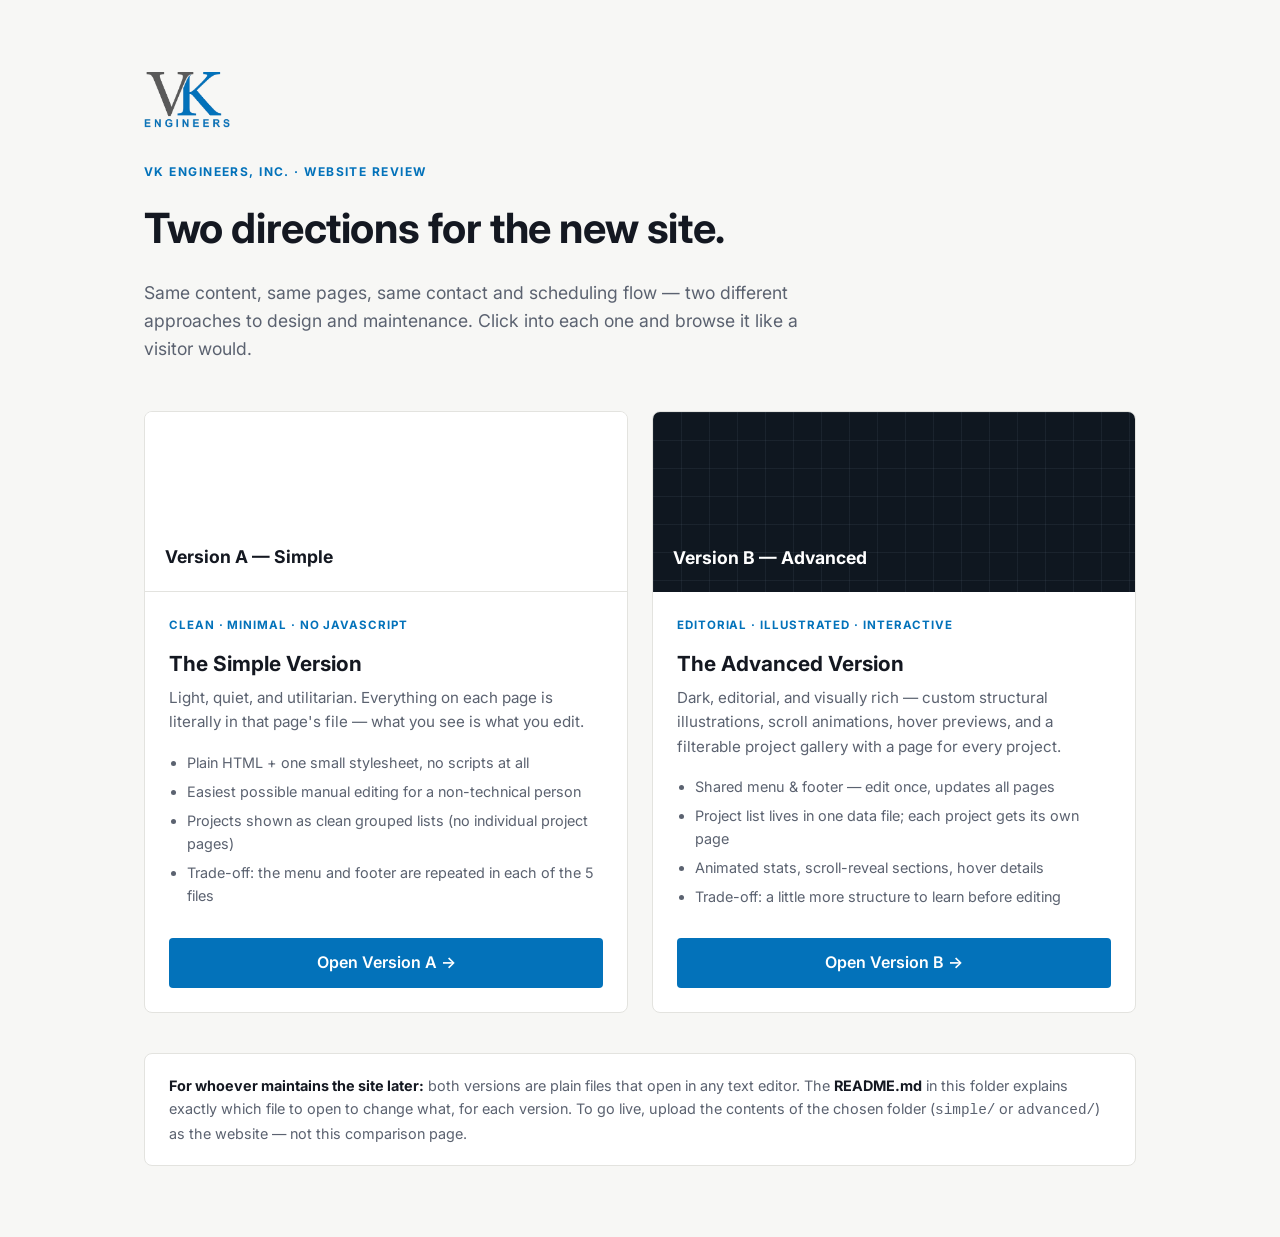
<file: index.html>
<!DOCTYPE html>
<html lang="en">
<head>
<meta charset="UTF-8">
<meta name="viewport" content="width=device-width, initial-scale=1.0">
<title>VK Engineers — Website Options</title>
<meta name="robots" content="noindex">
<link rel="icon" href="favicon.png">
<link rel="preconnect" href="https://fonts.googleapis.com">
<link href="https://fonts.googleapis.com/css2?family=Inter:wght@400;500;600;700;800&display=swap" rel="stylesheet">
<style>
  /* This is an internal comparison page for choosing between the two versions.
     It is not part of the public website — deploy the contents of ONE of the
     two folders (simple/ or advanced/) as the live site. */
  :root { --ink:#141821; --soft:#5b6270; --line:#e3e3df; --navy:#0f1720; --blue:#0372ba; }
  * { box-sizing: border-box; }
  body { margin:0; font-family: Inter, system-ui, sans-serif; color: var(--ink); background:#f7f7f5; line-height:1.6; }
  .wrap { max-width: 1040px; margin: 0 auto; padding: 72px 24px; }
  .kicker { display:block; font-size:.75rem; letter-spacing:.12em; text-transform:uppercase; color:var(--blue); font-weight:700; margin-bottom:14px; }
  h1 { font-size: clamp(1.9rem, 4vw, 2.6rem); margin:0 0 .4em; letter-spacing:-.01em; }
  .lead { color: var(--soft); font-size:1.1rem; max-width:64ch; margin-bottom:48px; }
  .options { display:grid; grid-template-columns:1fr 1fr; gap:24px; }
  .card { background:#fff; border:1px solid var(--line); border-radius:8px; overflow:hidden; display:flex; flex-direction:column; text-decoration:none; color:inherit; transition: transform .15s ease, box-shadow .15s ease; }
  .card:hover { transform: translateY(-3px); box-shadow: 0 16px 32px rgba(15,23,32,.10); }
  .card .preview { height:180px; display:flex; align-items:flex-end; padding:20px; font-weight:700; font-size:1.1rem; }
  .card.simple .preview { background:#fff; border-bottom:1px solid var(--line); color:var(--ink); }
  .card.advanced .preview {
    background-color: var(--navy); color:#fff;
    background-image: linear-gradient(rgba(158,184,212,.08) 1px, transparent 1px), linear-gradient(90deg, rgba(158,184,212,.08) 1px, transparent 1px);
    background-size: 28px 28px;
  }
  .card .body { padding: 24px; flex:1; display:flex; flex-direction:column; }
  .card h2 { margin:0 0 6px; font-size:1.3rem; }
  .tag { display:inline-block; font-size:.72rem; font-weight:700; letter-spacing:.08em; text-transform:uppercase; color:var(--blue); margin-bottom:12px; }
  .card p { color:var(--soft); font-size:.95rem; margin:0 0 16px; }
  .card ul { margin:0 0 24px; padding-left:18px; color:var(--soft); font-size:.9rem; }
  .card li { margin-bottom:6px; }
  .btn { display:inline-block; margin-top:auto; padding:12px 20px; border-radius:4px; background:var(--blue); color:#fff; font-weight:600; text-decoration:none; text-align:center; }
  .btn:hover { background:#025b96; }
  .note { margin-top:40px; padding:20px 24px; background:#fff; border:1px solid var(--line); border-radius:8px; font-size:.9rem; color:var(--soft); }
  .note strong { color: var(--ink); }
  @media (max-width: 720px) { .options { grid-template-columns:1fr; } .wrap { padding:48px 20px; } }
</style>
</head>
<body>
<div class="wrap">
  <img src="simple/images/logo.png" alt="VK Engineers, Inc." style="height:56px;width:auto;margin-bottom:26px;">
  <span class="kicker">VK Engineers, Inc. · Website Review</span>
  <h1>Two directions for the new site.</h1>
  <p class="lead">
    Same content, same pages, same contact and scheduling flow — two different approaches to
    design and maintenance. Click into each one and browse it like a visitor would.
  </p>

  <div class="options">
    <a class="card simple" href="simple/">
      <div class="preview">Version A — Simple</div>
      <div class="body">
        <span class="tag">Clean · Minimal · No JavaScript</span>
        <h2>The Simple Version</h2>
        <p>Light, quiet, and utilitarian. Everything on each page is literally in that page's file — what you see is what you edit.</p>
        <ul>
          <li>Plain HTML + one small stylesheet, no scripts at all</li>
          <li>Easiest possible manual editing for a non-technical person</li>
          <li>Projects shown as clean grouped lists (no individual project pages)</li>
          <li>Trade-off: the menu and footer are repeated in each of the 5 files</li>
        </ul>
        <span class="btn">Open Version A →</span>
      </div>
    </a>

    <a class="card advanced" href="advanced/">
      <div class="preview">Version B — Advanced</div>
      <div class="body">
        <span class="tag">Editorial · Illustrated · Interactive</span>
        <h2>The Advanced Version</h2>
        <p>Dark, editorial, and visually rich — custom structural illustrations, scroll animations, hover previews, and a filterable project gallery with a page for every project.</p>
        <ul>
          <li>Shared menu &amp; footer — edit once, updates all pages</li>
          <li>Project list lives in one data file; each project gets its own page</li>
          <li>Animated stats, scroll-reveal sections, hover details</li>
          <li>Trade-off: a little more structure to learn before editing</li>
        </ul>
        <span class="btn">Open Version B →</span>
      </div>
    </a>
  </div>

  <div class="note">
    <strong>For whoever maintains the site later:</strong> both versions are plain files that open in
    any text editor. The <strong>README.md</strong> in this folder explains exactly which file to open
    to change what, for each version. To go live, upload the contents of the chosen folder
    (<code>simple/</code> or <code>advanced/</code>) as the website — not this comparison page.
  </div>
</div>
</body>
</html>
</file>
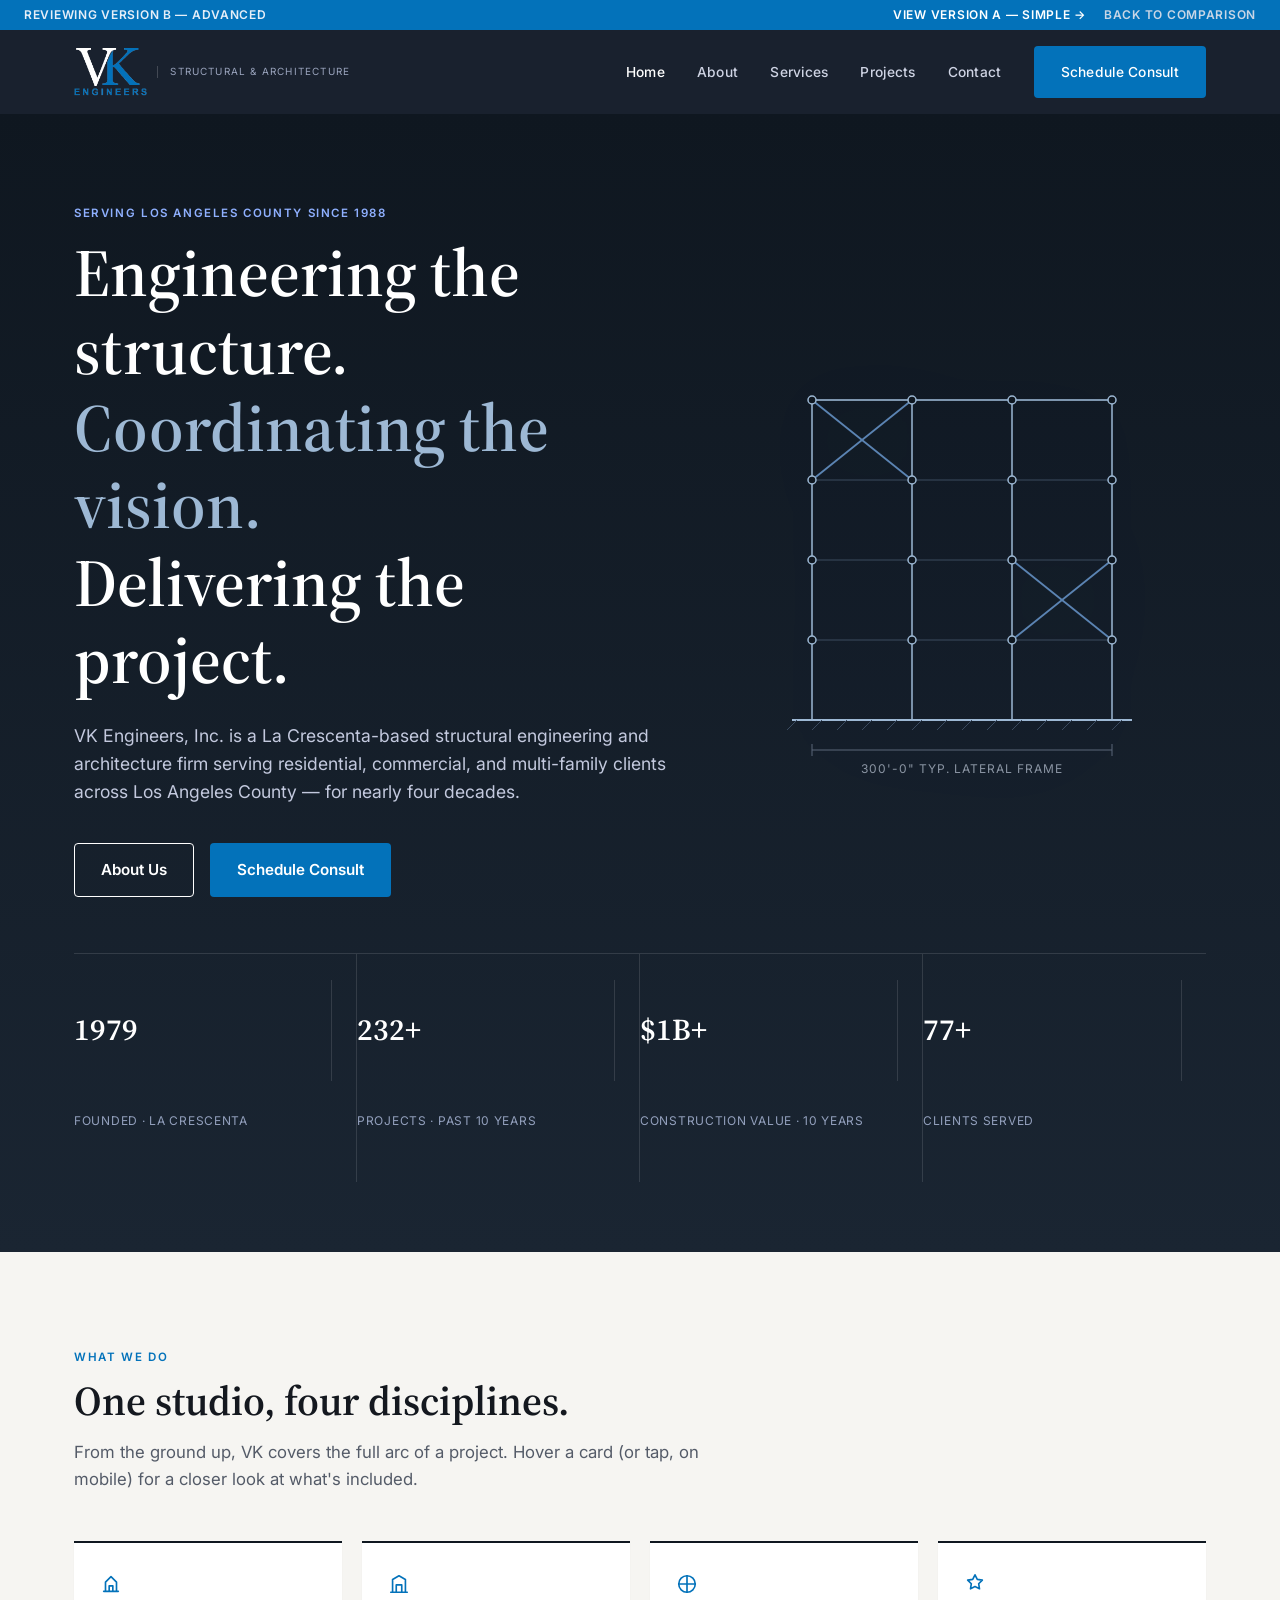
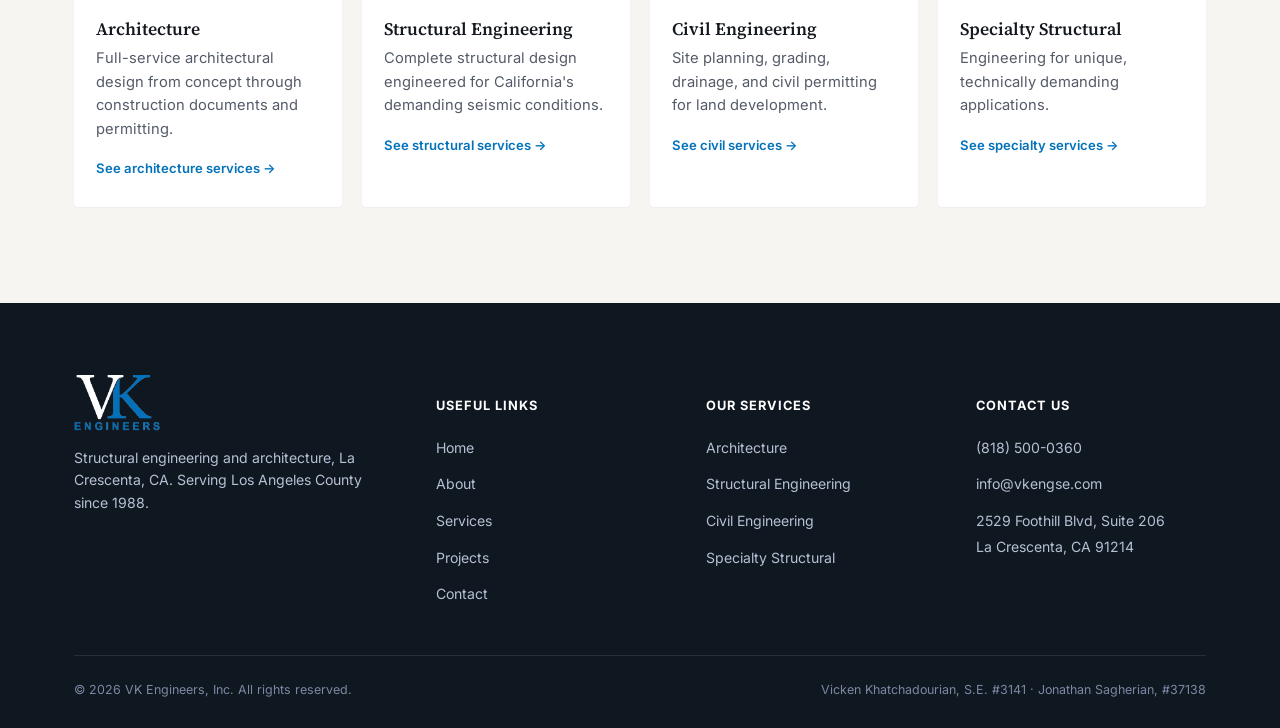
<file: advanced/index.html>
<!DOCTYPE html>
<html lang="en">
<head>
<meta charset="UTF-8">
<meta name="viewport" content="width=device-width, initial-scale=1.0">
<title>VK Engineers, Inc. — Structural Engineering &amp; Architecture | La Crescenta, CA</title>
<meta name="description" content="VK Engineers, Inc. is a La Crescenta-based structural engineering and architecture firm serving Los Angeles County since 1988 — structural, architectural, civil, and specialty engineering services.">
<link rel="preconnect" href="https://fonts.googleapis.com">
<link rel="preconnect" href="https://fonts.gstatic.com" crossorigin>
<link href="https://fonts.googleapis.com/css2?family=Source+Serif+4:opsz,wght@8..60,600;8..60,700&family=Inter:wght@400;500;600;700;800&display=swap" rel="stylesheet">
<link rel="icon" href="images/favicon.png">
<link rel="stylesheet" href="css/styles.css">
</head>
<body>

<header class="site-header" id="site-header"><!-- filled by js/partials.js --></header>

<!-- =========================================================
     HERO
     ========================================================= -->
<section class="hero">
  <div class="hero-inner">
    <div class="hero-grid">
      <div class="hero-copy">
        <span class="eyebrow">Serving Los Angeles County Since 1988</span>
        <h1>Engineering the structure.<br><em>Coordinating the vision.</em><br>Delivering the project.</h1>
        <p class="hero-lead">
          VK Engineers, Inc. is a La Crescenta-based structural engineering and architecture firm
          serving residential, commercial, and multi-family clients across Los Angeles County —
          for nearly four decades.
        </p>
        <div class="hero-actions">
          <a href="about.html" class="btn btn-outline dark-bg">About Us</a>
          <a href="contact.html#schedule" class="btn btn-primary">Schedule Consult</a>
        </div>
      </div>

      <!-- A hand-drawn structural-frame illustration stands in for photography
           until real project photos are added (see README.md) — this keeps
           the hero looking finished with zero images required. -->
      <div class="hero-media">
        <svg class="hero-illustration" viewBox="0 0 440 480" fill="none" xmlns="http://www.w3.org/2000/svg" aria-hidden="true">
          <!-- floor grid -->
          <g stroke="#3a4a5f" stroke-width="1">
            <line x1="70" y1="90" x2="370" y2="90"/>
            <line x1="70" y1="170" x2="370" y2="170"/>
            <line x1="70" y1="250" x2="370" y2="250"/>
            <line x1="70" y1="330" x2="370" y2="330"/>
          </g>
          <!-- columns -->
          <g stroke="#9db8d4" stroke-width="1.5">
            <line x1="70" y1="90" x2="70" y2="410"/>
            <line x1="170" y1="90" x2="170" y2="410"/>
            <line x1="270" y1="90" x2="270" y2="410"/>
            <line x1="370" y1="90" x2="370" y2="410"/>
          </g>
          <!-- roof line -->
          <line x1="70" y1="90" x2="370" y2="90" stroke="#9db8d4" stroke-width="1.5"/>
          <!-- ground / foundation -->
          <line x1="50" y1="410" x2="390" y2="410" stroke="#9db8d4" stroke-width="2"/>
          <g stroke="#3a4a5f" stroke-width="1">
            <line x1="55" y1="410" x2="45" y2="420"/>
            <line x1="80" y1="410" x2="70" y2="420"/>
            <line x1="105" y1="410" x2="95" y2="420"/>
            <line x1="130" y1="410" x2="120" y2="420"/>
            <line x1="155" y1="410" x2="145" y2="420"/>
            <line x1="180" y1="410" x2="170" y2="420"/>
            <line x1="205" y1="410" x2="195" y2="420"/>
            <line x1="230" y1="410" x2="220" y2="420"/>
            <line x1="255" y1="410" x2="245" y2="420"/>
            <line x1="280" y1="410" x2="270" y2="420"/>
            <line x1="305" y1="410" x2="295" y2="420"/>
            <line x1="330" y1="410" x2="320" y2="420"/>
            <line x1="355" y1="410" x2="345" y2="420"/>
            <line x1="380" y1="410" x2="370" y2="420"/>
          </g>
          <!-- seismic cross-bracing, the emblem of the piece -->
          <g stroke="#5b84b3" stroke-width="1.75">
            <line x1="70" y1="170" x2="170" y2="90"/>
            <line x1="70" y1="90" x2="170" y2="170"/>
            <line x1="270" y1="330" x2="370" y2="250"/>
            <line x1="270" y1="250" x2="370" y2="330"/>
          </g>
          <!-- joint nodes -->
          <g fill="#0f1720" stroke="#9db8d4" stroke-width="1.5">
            <circle cx="70" cy="90" r="4"/>
            <circle cx="170" cy="90" r="4"/>
            <circle cx="270" cy="90" r="4"/>
            <circle cx="370" cy="90" r="4"/>
            <circle cx="70" cy="170" r="4"/>
            <circle cx="170" cy="170" r="4"/>
            <circle cx="270" cy="170" r="4"/>
            <circle cx="370" cy="170" r="4"/>
            <circle cx="70" cy="250" r="4"/>
            <circle cx="170" cy="250" r="4"/>
            <circle cx="270" cy="250" r="4"/>
            <circle cx="370" cy="250" r="4"/>
            <circle cx="70" cy="330" r="4"/>
            <circle cx="170" cy="330" r="4"/>
            <circle cx="270" cy="330" r="4"/>
            <circle cx="370" cy="330" r="4"/>
          </g>
          <!-- dimension line -->
          <g stroke="#5b6678" stroke-width="1">
            <line x1="70" y1="440" x2="370" y2="440"/>
            <line x1="70" y1="434" x2="70" y2="446"/>
            <line x1="370" y1="434" x2="370" y2="446"/>
          </g>
          <text x="220" y="463" text-anchor="middle" fill="#8a94a3" font-family="Inter, sans-serif" font-size="12" letter-spacing="1">300&#39;-0&quot; TYP. LATERAL FRAME</text>
        </svg>
      </div>
    </div>

    <div class="stat-bar">
      <!-- data-count / data-suffix drive the count-up animation; the visible
           text is the fallback if JavaScript is off -->
      <div>
        <div class="stat-num" data-count="1988" data-start="1950">1988</div>
        <div class="stat-label">Founded &middot; La Crescenta</div>
      </div>
      <div>
        <div class="stat-num" data-count="300" data-suffix="+">300+</div>
        <div class="stat-label">Projects &middot; Past 10 Years</div>
      </div>
      <div>
        <div class="stat-num">$1B+</div>
        <div class="stat-label">Construction Value &middot; 10 Years</div>
      </div>
      <div>
        <div class="stat-num" data-count="100" data-suffix="+">100+</div>
        <div class="stat-label">Clients Served</div>
      </div>
    </div>
  </div>
</section>

<!-- =========================================================
     SERVICE PILLARS — the 4 facets, hover/tap for a quick peek
     ========================================================= -->
<section id="pillars">
  <div class="container">
    <div class="section-head">
      <span class="eyebrow">What We Do</span>
      <h2>One studio, four disciplines.</h2>
      <p>From the ground up, VK covers the full arc of a project. Hover a card (or tap, on mobile) for a closer look at what's included.</p>
    </div>
    <div class="pillars">

      <div class="pillar-card has-popover">
        <div class="pillar-icon">
          <svg width="22" height="22" viewBox="0 0 24 24" fill="none" stroke="currentColor" stroke-width="1.8"><path d="M4 20h16M6 20V10l6-6 6 6v10M10 20v-6h4v6" stroke-linecap="round" stroke-linejoin="round"/></svg>
        </div>
        <h3>Architecture</h3>
        <p>Full-service architectural design from concept through construction documents and permitting.</p>
        <a href="services.html#architecture">See architecture services &rarr;</a>
        <div class="pillar-popover">
          <ul>
            <li>Concept &amp; space planning</li>
            <li>Construction documents</li>
            <li>Custom homes &amp; multi-family</li>
            <li>Commercial &amp; renovations</li>
          </ul>
        </div>
      </div>

      <div class="pillar-card has-popover">
        <div class="pillar-icon">
          <svg width="22" height="22" viewBox="0 0 24 24" fill="none" stroke="currentColor" stroke-width="1.8"><path d="M3 21h18M5 21V7l7-4 7 4v14M9 21v-8h6v8" stroke-linecap="round" stroke-linejoin="round"/></svg>
        </div>
        <h3>Structural Engineering</h3>
        <p>Complete structural design engineered for California's demanding seismic conditions.</p>
        <a href="services.html#structural">See structural services &rarr;</a>
        <div class="pillar-popover">
          <ul>
            <li>Steel, concrete, wood &amp; masonry</li>
            <li>New construction &amp; additions</li>
            <li>Seismic &amp; soft-story retrofits</li>
            <li>Building assessments &amp; reports</li>
          </ul>
        </div>
      </div>

      <div class="pillar-card has-popover">
        <div class="pillar-icon">
          <svg width="22" height="22" viewBox="0 0 24 24" fill="none" stroke="currentColor" stroke-width="1.8"><circle cx="12" cy="12" r="9"/><path d="M12 3v18M3 12h18" stroke-linecap="round"/></svg>
        </div>
        <h3>Civil Engineering</h3>
        <p>Site planning, grading, drainage, and civil permitting for land development.</p>
        <a href="services.html#civil">See civil services &rarr;</a>
        <div class="pillar-popover">
          <ul>
            <li>Site planning &amp; grading</li>
            <li>Drainage &amp; utility coordination</li>
            <li>Stormwater considerations</li>
            <li>Civil permitting</li>
          </ul>
        </div>
      </div>

      <div class="pillar-card has-popover">
        <div class="pillar-icon">
          <svg width="22" height="22" viewBox="0 0 24 24" fill="none" stroke="currentColor" stroke-width="1.8"><path d="M12 2l2.5 5 5.5.8-4 3.9.9 5.5L12 14.8 7.1 17.2l.9-5.5-4-3.9L9.5 7z" stroke-linejoin="round"/></svg>
        </div>
        <h3>Specialty Structural</h3>
        <p>Engineering for unique, technically demanding applications.</p>
        <a href="services.html#specialty">See specialty services &rarr;</a>
        <div class="pillar-popover">
          <ul>
            <li>Vibration control &amp; mass timber</li>
            <li>Connection engineering</li>
            <li>Overhead crane girders</li>
            <li>Robotic &amp; equipment supports</li>
          </ul>
        </div>
      </div>

    </div>
  </div>
</section>

<footer class="site-footer" id="site-footer"><!-- filled by js/partials.js --></footer>

<script src="js/partials.js"></script>
<script src="js/script.js"></script>
<!-- Click-to-edit mode. Only runs when the address ends in ?edit=1 -- see README. -->
<script src="js/edit.js"></script>
</body>
</html>
</file>
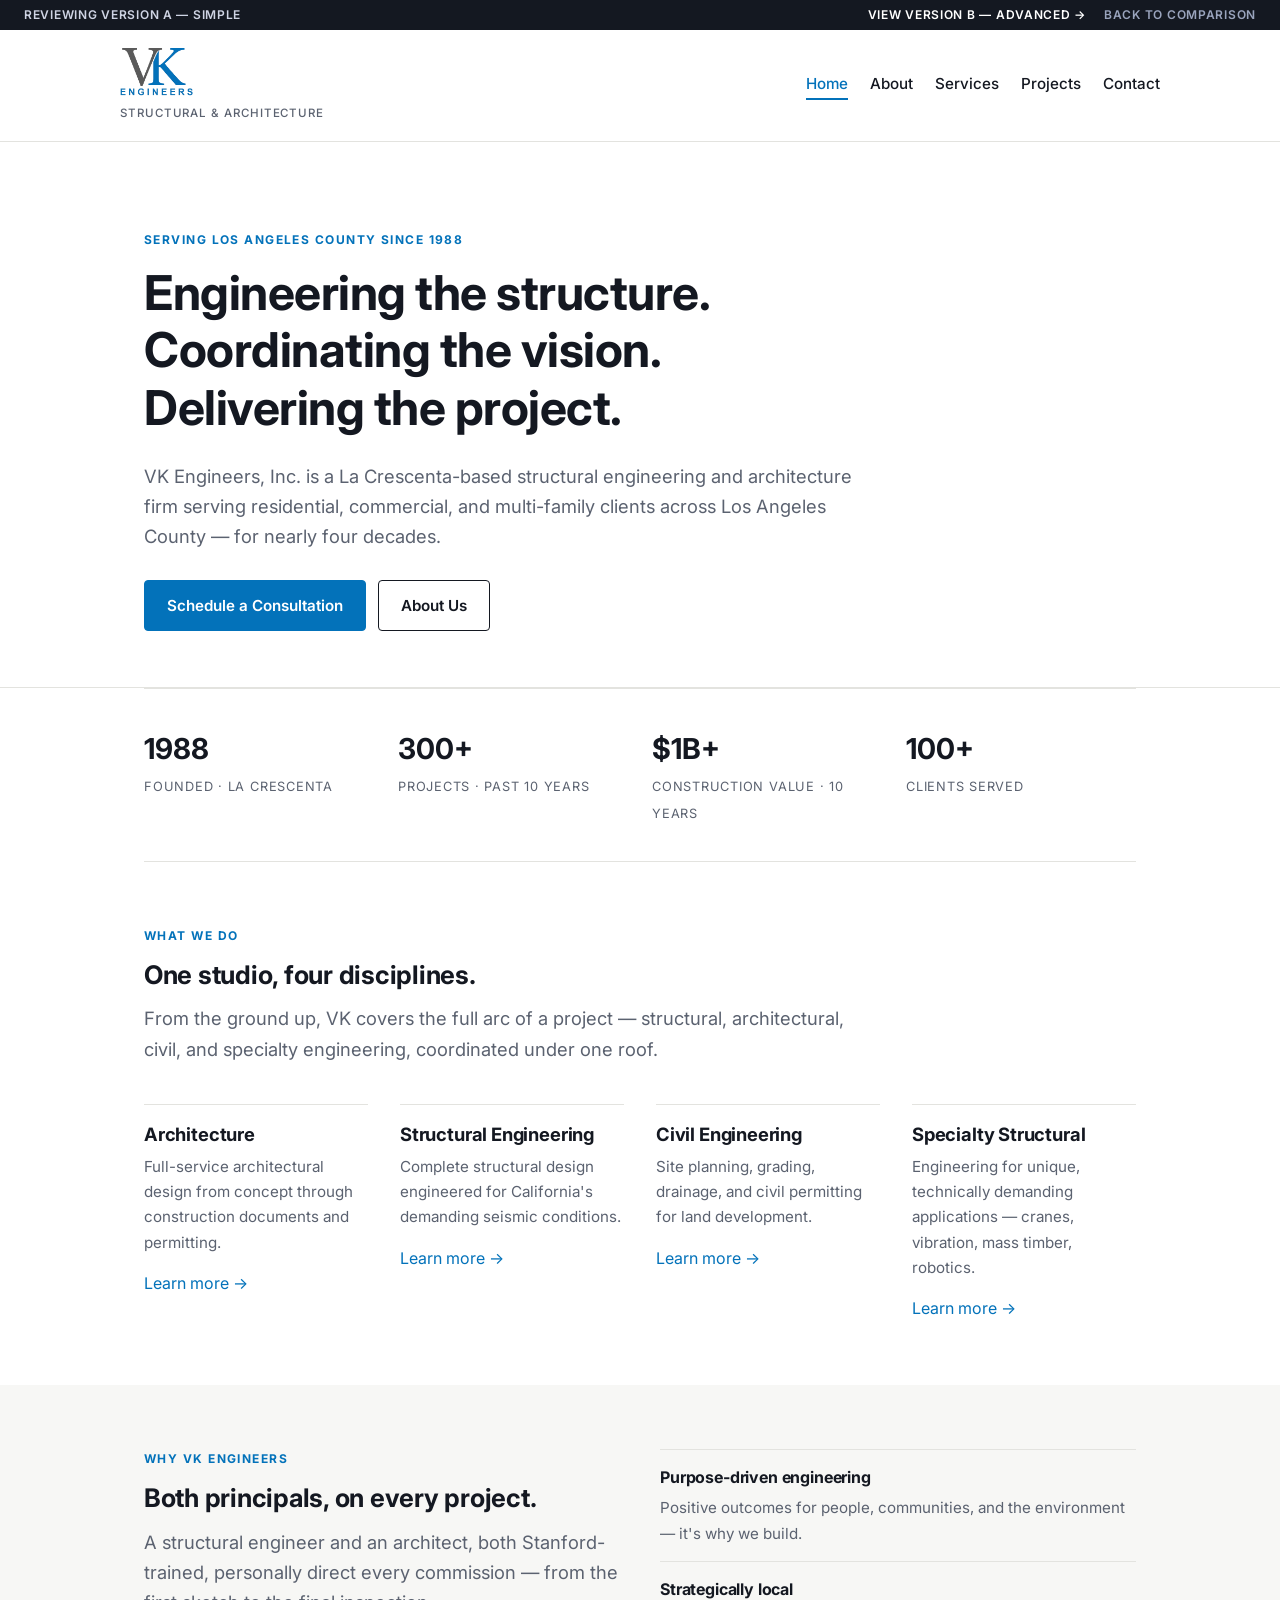
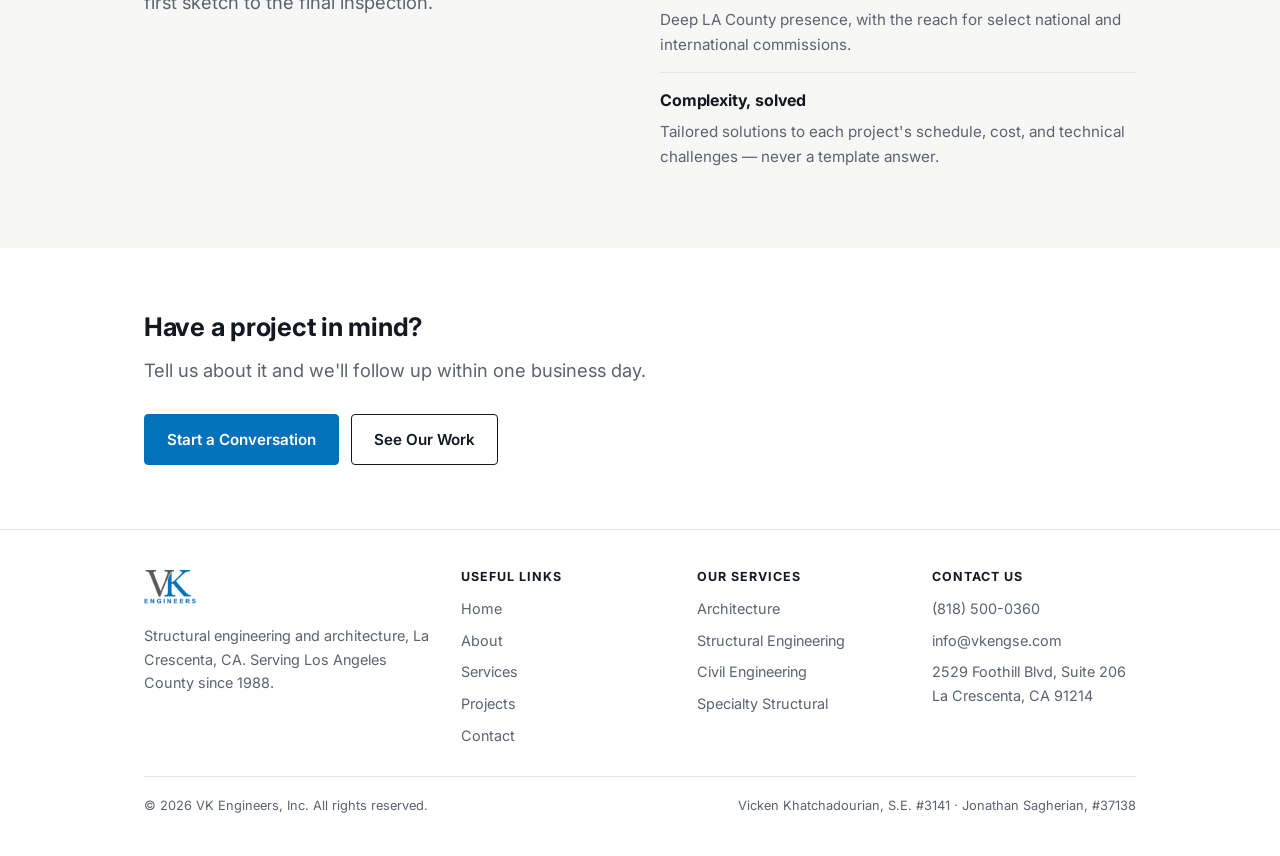
<file: simple/index.html>
<!DOCTYPE html>
<html lang="en">
<head>
<meta charset="UTF-8">
<meta name="viewport" content="width=device-width, initial-scale=1.0">
<title>VK Engineers, Inc. — Structural Engineering &amp; Architecture | La Crescenta, CA</title>
<meta name="description" content="VK Engineers, Inc. is a La Crescenta-based structural engineering and architecture firm serving Los Angeles County since 1988.">
<link rel="preconnect" href="https://fonts.googleapis.com">
<link href="https://fonts.googleapis.com/css2?family=Inter:wght@400;500;600;700;800&display=swap" rel="stylesheet">
<link rel="icon" href="images/favicon.png">
<link rel="stylesheet" href="css/styles.css">
</head>
<body>

<!-- REVIEW BAR — for comparing versions only. DELETE this block (on every page) before going live. -->
<div class="review-bar" style="background:#141821;color:#cfd4e4;font:600 12px/1 Inter,sans-serif;letter-spacing:.06em;text-transform:uppercase;padding:9px 24px;display:flex;justify-content:space-between;flex-wrap:wrap;gap:8px 20px;">
  <span>Reviewing Version A — Simple</span>
  <span><a href="../advanced/index.html" style="color:#fff;margin-right:18px;">View Version B — Advanced →</a><a href="../index.html" style="color:#9aa4bd;">Back to comparison</a></span>
</div>

<!-- HEADER — this same block appears on every page. To change the menu, edit it on each page. -->
<header class="site">
  <div class="wrap site-inner">
    <!-- LOGO -- to change it, replace images/logo.png with a new file of the same name -->
    <a class="brand" href="index.html">
      <img src="images/logo.png" alt="VK Engineers, Inc." width="541" height="354">
      <small>Structural &amp; Architecture</small>
    </a>
    <nav class="main">
      <a href="index.html" aria-current="page">Home</a>
      <a href="about.html">About</a>
      <a href="services.html">Services</a>
      <a href="projects.html">Projects</a>
      <a href="contact.html">Contact</a>
    </nav>
  </div>
</header>

<!-- HERO — main headline and intro -->
<section class="hero">
  <div class="wrap">
    <span class="kicker">Serving Los Angeles County since 1988</span>
    <h1>Engineering the structure.<br>Coordinating the vision.<br>Delivering the project.</h1>
    <p class="lead">
      VK Engineers, Inc. is a La Crescenta-based structural engineering and architecture firm
      serving residential, commercial, and multi-family clients across Los Angeles County — for
      nearly four decades.
    </p>
    <div class="actions">
      <a class="btn primary" href="contact.html#schedule">Schedule a Consultation</a>
      <a class="btn" href="about.html">About Us</a>
    </div>
  </div>
</section>

<!-- STATS — edit the numbers and labels directly -->
<section style="padding: 0;">
  <div class="wrap">
    <div class="stats">
      <div><strong>1988</strong><span>Founded · La Crescenta</span></div>
      <div><strong>300+</strong><span>Projects · Past 10 Years</span></div>
      <div><strong>$1B+</strong><span>Construction Value · 10 Years</span></div>
      <div><strong>100+</strong><span>Clients Served</span></div>
    </div>
  </div>
</section>

<!-- WHAT WE DO — the four disciplines -->
<section>
  <div class="wrap">
    <span class="kicker">What We Do</span>
    <h2>One studio, four disciplines.</h2>
    <p class="lead" style="margin-bottom: 40px;">From the ground up, VK covers the full arc of a project — structural, architectural, civil, and specialty engineering, coordinated under one roof.</p>
    <div class="grid-4">
      <div class="item">
        <h3>Architecture</h3>
        <p>Full-service architectural design from concept through construction documents and permitting.</p>
        <a href="services.html#architecture">Learn more →</a>
      </div>
      <div class="item">
        <h3>Structural Engineering</h3>
        <p>Complete structural design engineered for California's demanding seismic conditions.</p>
        <a href="services.html#structural">Learn more →</a>
      </div>
      <div class="item">
        <h3>Civil Engineering</h3>
        <p>Site planning, grading, drainage, and civil permitting for land development.</p>
        <a href="services.html#civil">Learn more →</a>
      </div>
      <div class="item">
        <h3>Specialty Structural</h3>
        <p>Engineering for unique, technically demanding applications — cranes, vibration, mass timber, robotics.</p>
        <a href="services.html#specialty">Learn more →</a>
      </div>
    </div>
  </div>
</section>

<!-- WHY VK -->
<section class="alt">
  <div class="wrap grid-2">
    <div>
      <span class="kicker">Why VK Engineers</span>
      <h2>Both principals, on every project.</h2>
      <p class="lead">A structural engineer and an architect, both Stanford-trained, personally direct every commission — from the first sketch to the final inspection.</p>
    </div>
    <div>
      <div class="item">
        <h4>Purpose-driven engineering</h4>
        <p>Positive outcomes for people, communities, and the environment — it's why we build.</p>
      </div>
      <div class="item">
        <h4>Strategically local</h4>
        <p>Deep LA County presence, with the reach for select national and international commissions.</p>
      </div>
      <div class="item">
        <h4>Complexity, solved</h4>
        <p>Tailored solutions to each project's schedule, cost, and technical challenges — never a template answer.</p>
      </div>
    </div>
  </div>
</section>

<!-- CALL TO ACTION -->
<section>
  <div class="wrap">
    <h2>Have a project in mind?</h2>
    <p class="lead">Tell us about it and we'll follow up within one business day.</p>
    <div class="actions">
      <a class="btn primary" href="contact.html">Start a Conversation</a>
      <a class="btn" href="projects.html">See Our Work</a>
    </div>
  </div>
</section>

<!-- FOOTER — this same block appears on every page -->
<footer class="site">
  <div class="wrap">
    <div class="foot">
      <div>
        <a class="brand brand-foot" href="index.html"><img src="images/logo.png" alt="VK Engineers, Inc." width="541" height="354"></a>
        <p style="margin-top: 12px;">Structural engineering and architecture, La Crescenta, CA. Serving Los Angeles County since 1988.</p>
      </div>
      <div>
        <h4>Useful Links</h4>
        <ul>
          <li><a href="index.html">Home</a></li>
          <li><a href="about.html">About</a></li>
          <li><a href="services.html">Services</a></li>
          <li><a href="projects.html">Projects</a></li>
          <li><a href="contact.html">Contact</a></li>
        </ul>
      </div>
      <div>
        <h4>Our Services</h4>
        <ul>
          <li><a href="services.html#architecture">Architecture</a></li>
          <li><a href="services.html#structural">Structural Engineering</a></li>
          <li><a href="services.html#civil">Civil Engineering</a></li>
          <li><a href="services.html#specialty">Specialty Structural</a></li>
        </ul>
      </div>
      <div>
        <h4>Contact Us</h4>
        <ul>
          <li><a href="tel:+18185000360">(818) 500-0360</a></li>
          <li><a href="mailto:info@vkengse.com">info@vkengse.com</a></li>
          <li>2529 Foothill Blvd, Suite 206<br>La Crescenta, CA 91214</li>
        </ul>
      </div>
    </div>
    <div class="copy">
      <span>&copy; 2026 VK Engineers, Inc. All rights reserved.</span>
      <span>Vicken Khatchadourian, S.E. #3141 &middot; Jonathan Sagherian, #37138</span>
    </div>
  </div>
</footer>

<!-- Click-to-edit mode. Only runs when the address ends in ?edit=1 -- see README.
     Normal visitors never load anything from it. -->
<script src="js/edit.js"></script>

</body>
</html>
</file>
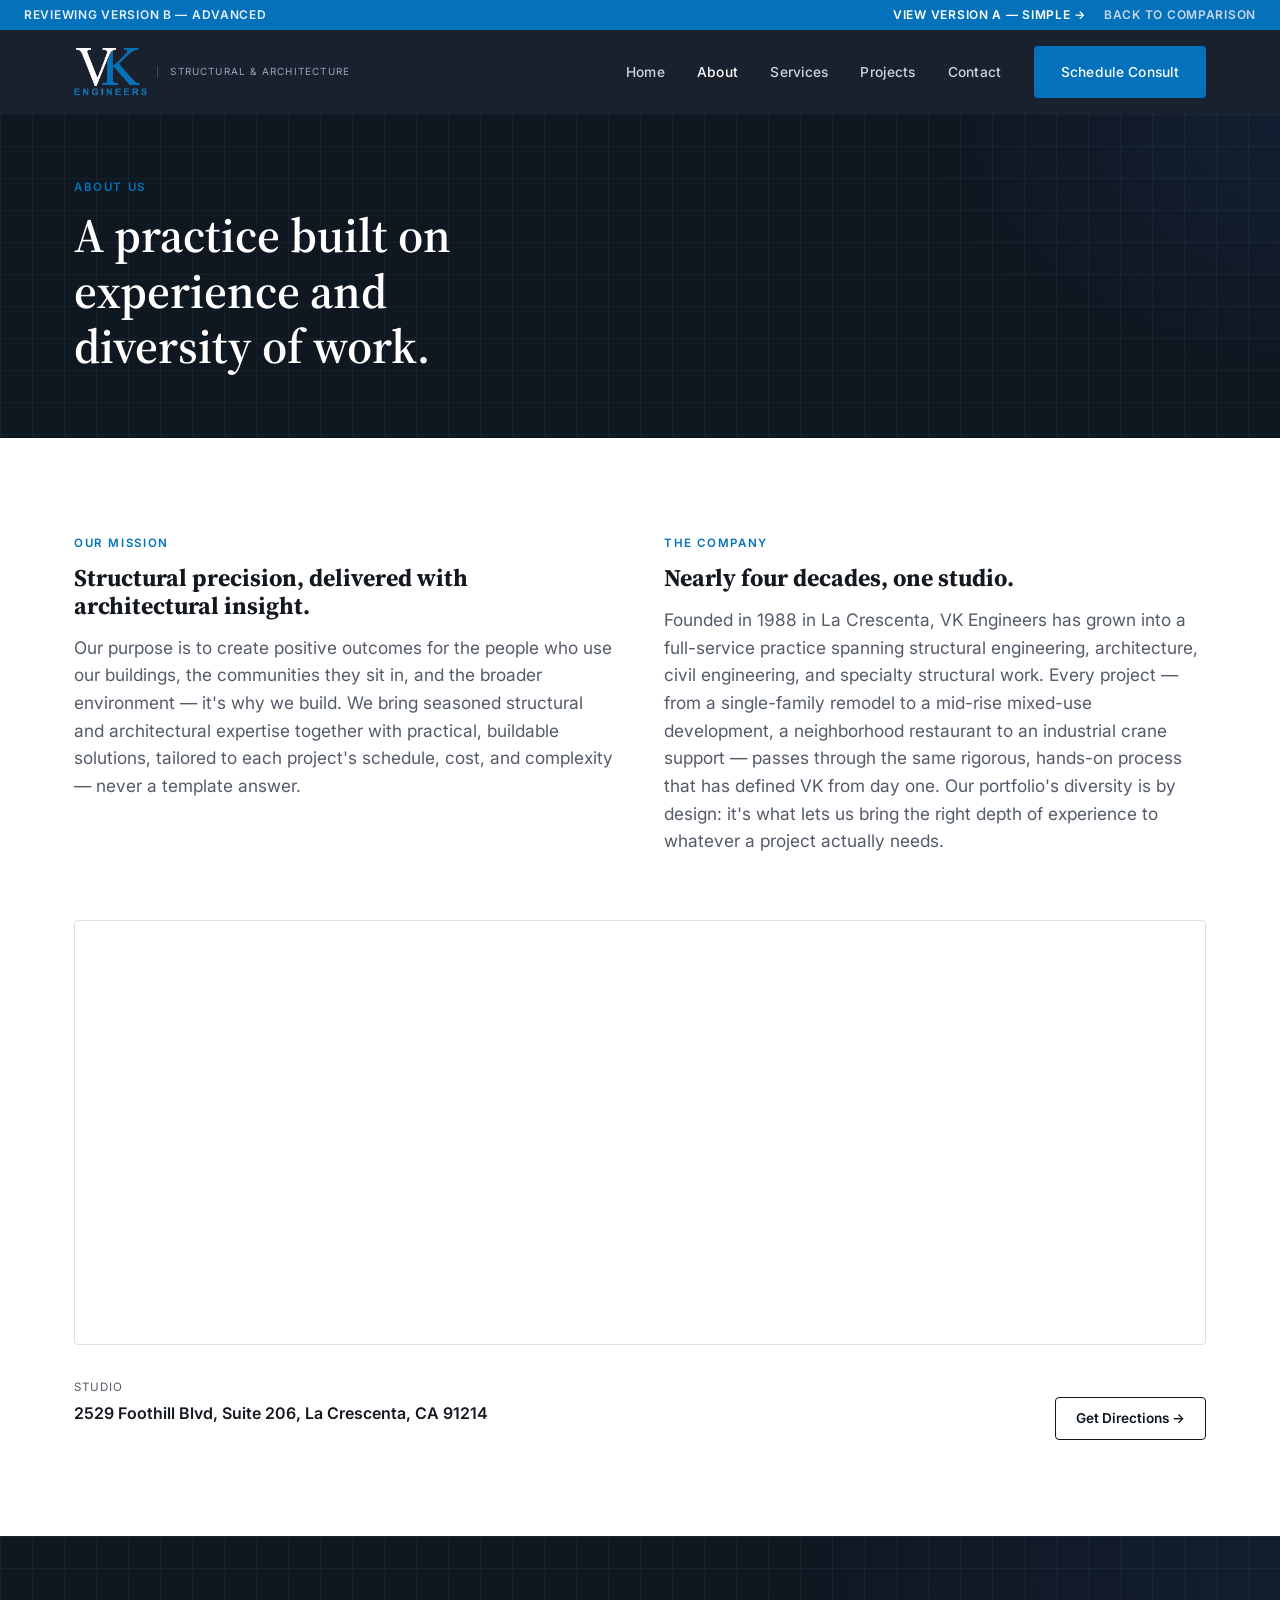
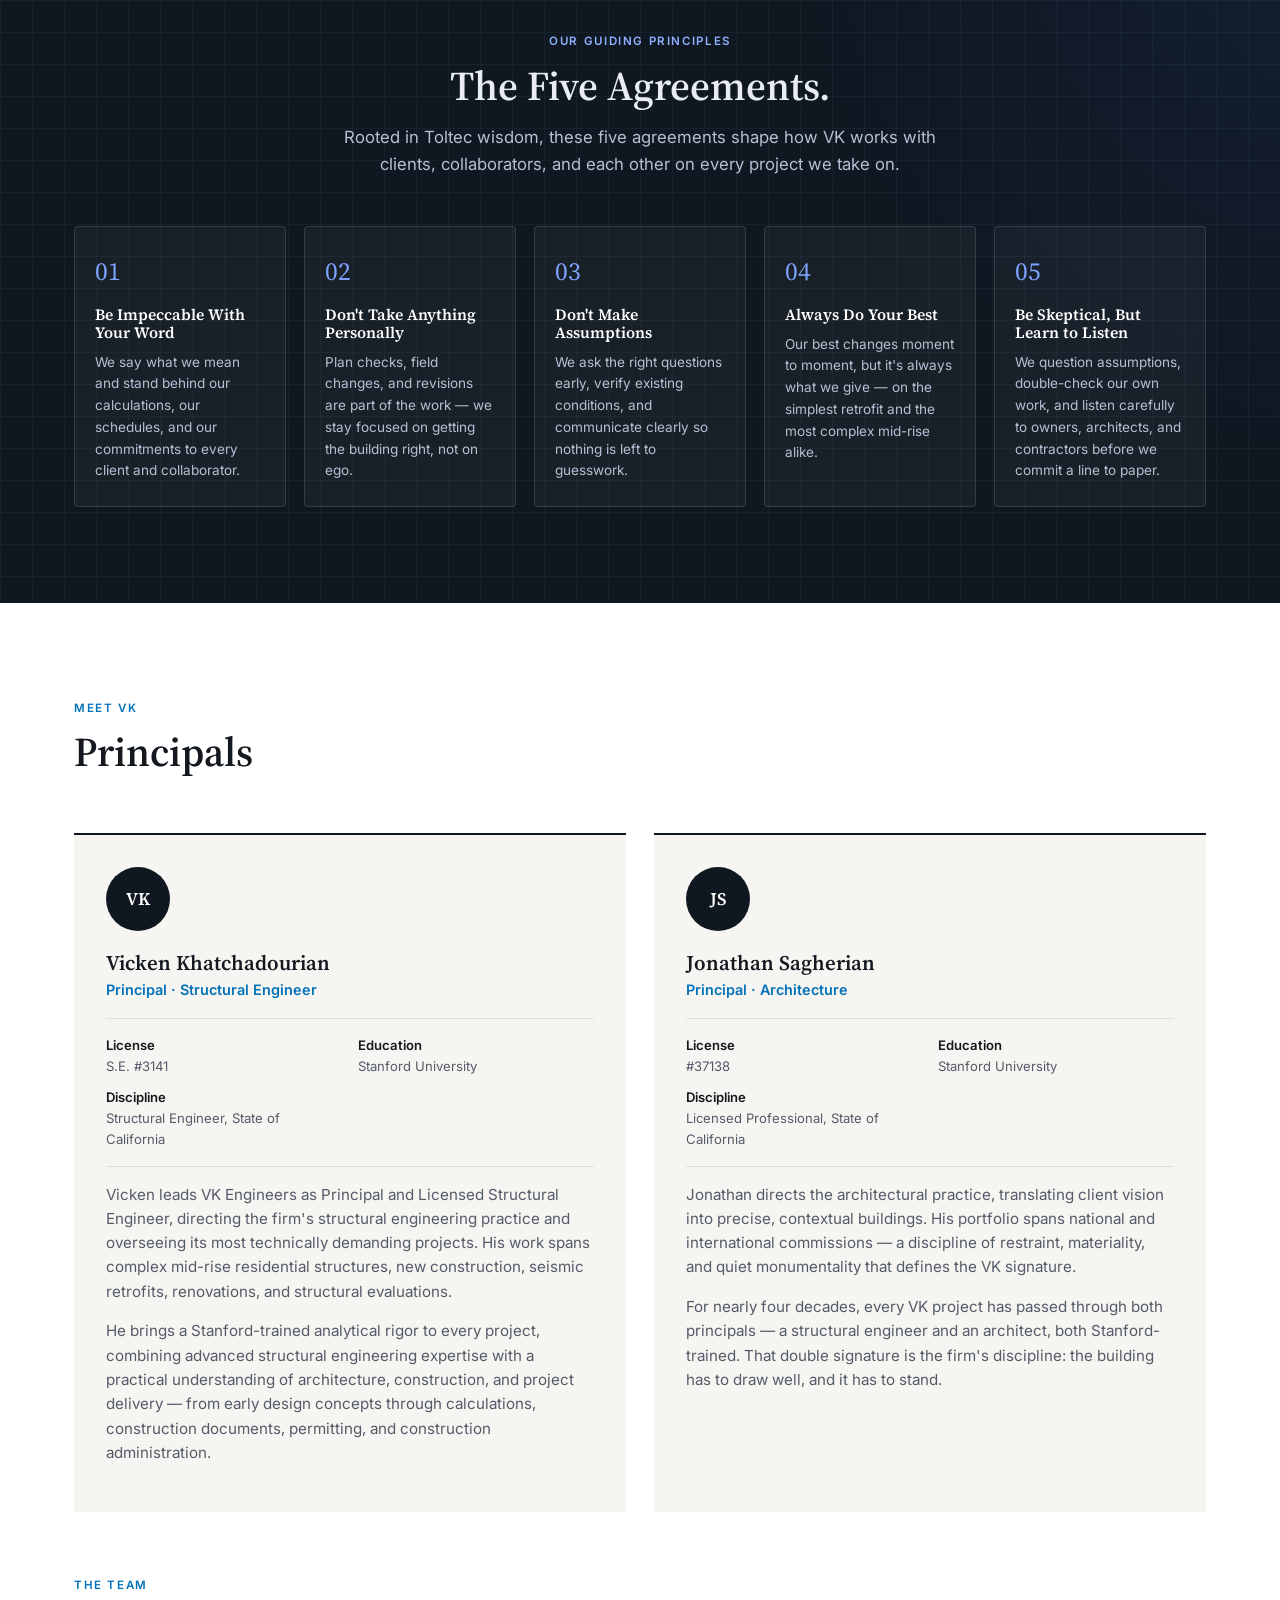
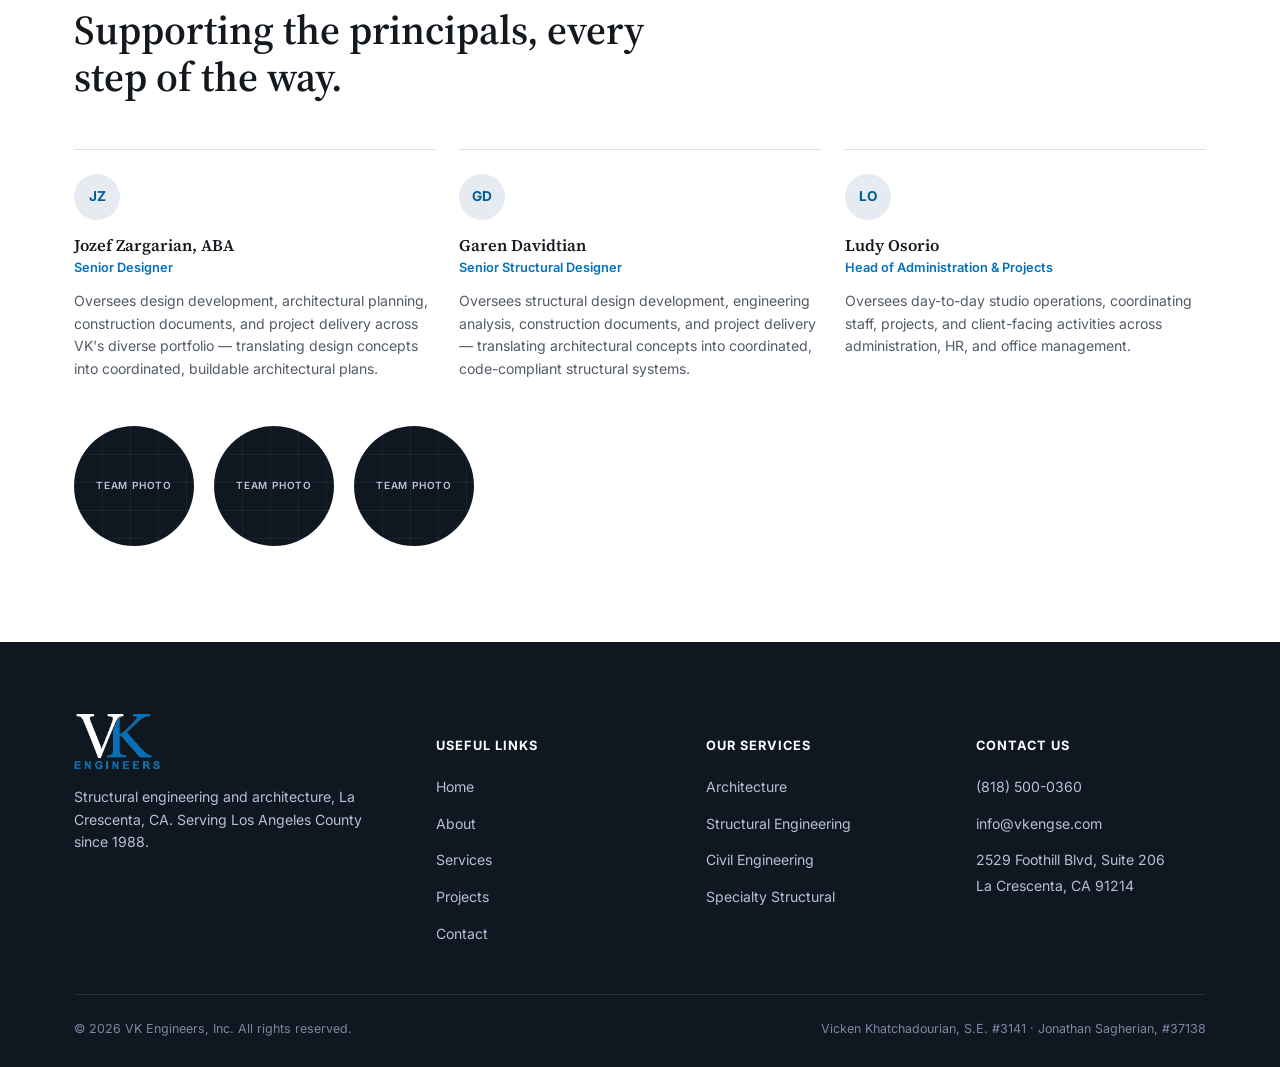
<file: advanced/about.html>
<!DOCTYPE html>
<html lang="en">
<head>
<meta charset="UTF-8">
<meta name="viewport" content="width=device-width, initial-scale=1.0">
<title>About Us — VK Engineers, Inc.</title>
<meta name="description" content="VK Engineers, Inc. — founded 1988 in La Crescenta, CA. Meet our principals and team, and the Five Agreements that guide how we work.">
<link rel="preconnect" href="https://fonts.googleapis.com">
<link rel="preconnect" href="https://fonts.gstatic.com" crossorigin>
<link href="https://fonts.googleapis.com/css2?family=Source+Serif+4:opsz,wght@8..60,600;8..60,700&family=Inter:wght@400;500;600;700;800&display=swap" rel="stylesheet">
<link rel="icon" href="images/favicon.png">
<link rel="stylesheet" href="css/styles.css">
</head>
<body>

<header class="site-header" id="site-header"></header>

<!-- =========================================================
     PAGE INTRO
     ========================================================= -->
<section class="page-intro">
  <div class="container">
    <span class="eyebrow">About Us</span>
    <h1>A practice built on experience and diversity of work.</h1>
  </div>
</section>

<!-- =========================================================
     OUR MISSION / COMPANY
     ========================================================= -->
<section class="section-alt">
  <div class="container">
    <div class="two-col">
      <div>
        <span class="eyebrow">Our Mission</span>
        <h2>Structural precision, delivered with architectural insight.</h2>
        <p class="about-intro">
          Our purpose is to create positive outcomes for the people who use our buildings, the
          communities they sit in, and the broader environment — it's why we build. We bring
          seasoned structural and architectural expertise together with practical, buildable
          solutions, tailored to each project's schedule, cost, and complexity — never a
          template answer.
        </p>
      </div>
      <div>
        <span class="eyebrow">The Company</span>
        <h2>Nearly four decades, one studio.</h2>
        <p class="about-intro">
          Founded in 1988 in La Crescenta, VK Engineers has grown into a full-service practice
          spanning structural engineering, architecture, civil engineering, and specialty
          structural work. Every project — from a single-family remodel to a mid-rise mixed-use
          development, a neighborhood restaurant to an industrial crane support — passes through
          the same rigorous, hands-on process that has defined VK from day one. Our portfolio's
          diversity is by design: it's what lets us bring the right depth of experience to
          whatever a project actually needs.
        </p>
      </div>
    </div>

    <div class="office-photo">
      <div class="office-map">
        <iframe
          title="VK Engineers office location"
          src="https://www.google.com/maps?q=2529+Foothill+Blvd+Suite+206,+La+Crescenta,+CA+91214&output=embed"
          loading="lazy"></iframe>
      </div>
      <div class="office-map-footer">
        <div>
          <span class="label">Studio</span>
          <span class="value">2529 Foothill Blvd, Suite 206, La Crescenta, CA 91214</span>
        </div>
        <a class="btn btn-outline" href="https://www.google.com/maps/dir/?api=1&destination=2529+Foothill+Blvd+Suite+206,+La+Crescenta,+CA+91214" target="_blank" rel="noopener">Get Directions &rarr;</a>
      </div>
    </div>
  </div>
</section>

<!-- =========================================================
     FIVE AGREEMENTS
     ========================================================= -->
<section class="section-dark">
  <div class="container">
    <div class="section-head center">
      <span class="eyebrow">Our Guiding Principles</span>
      <h2>The Five Agreements.</h2>
      <p>Rooted in Toltec wisdom, these five agreements shape how VK works with clients, collaborators, and each other on every project we take on.</p>
    </div>
    <div class="agreements">
      <div class="agreement-card">
        <div class="agreement-num">01</div>
        <h4>Be Impeccable With Your Word</h4>
        <p>We say what we mean and stand behind our calculations, our schedules, and our commitments to every client and collaborator.</p>
      </div>
      <div class="agreement-card">
        <div class="agreement-num">02</div>
        <h4>Don't Take Anything Personally</h4>
        <p>Plan checks, field changes, and revisions are part of the work — we stay focused on getting the building right, not on ego.</p>
      </div>
      <div class="agreement-card">
        <div class="agreement-num">03</div>
        <h4>Don't Make Assumptions</h4>
        <p>We ask the right questions early, verify existing conditions, and communicate clearly so nothing is left to guesswork.</p>
      </div>
      <div class="agreement-card">
        <div class="agreement-num">04</div>
        <h4>Always Do Your Best</h4>
        <p>Our best changes moment to moment, but it's always what we give — on the simplest retrofit and the most complex mid-rise alike.</p>
      </div>
      <div class="agreement-card">
        <div class="agreement-num">05</div>
        <h4>Be Skeptical, But Learn to Listen</h4>
        <p>We question assumptions, double-check our own work, and listen carefully to owners, architects, and contractors before we commit a line to paper.</p>
      </div>
    </div>
  </div>
</section>

<!-- =========================================================
     MEET THE TEAM
     ========================================================= -->
<section class="section-alt">
  <div class="container">
    <div class="section-head">
      <span class="eyebrow">Meet VK</span>
      <h2>Principals</h2>
    </div>
    <div class="principals">
      <div class="principal-card">
        <div class="principal-photo">VK</div>
        <h3>Vicken Khatchadourian</h3>
        <div class="principal-role">Principal &middot; Structural Engineer</div>
        <div class="principal-meta">
          <div><strong>License</strong>S.E. #3141</div>
          <div><strong>Education</strong>Stanford University</div>
          <div><strong>Discipline</strong>Structural Engineer, State of California</div>
        </div>
        <p class="bio">
          Vicken leads VK Engineers as Principal and Licensed Structural Engineer, directing the
          firm's structural engineering practice and overseeing its most technically demanding
          projects. His work spans complex mid-rise residential structures, new construction,
          seismic retrofits, renovations, and structural evaluations.
        </p>
        <p class="bio">
          He brings a Stanford-trained analytical rigor to every project, combining advanced
          structural engineering expertise with a practical understanding of architecture,
          construction, and project delivery — from early design concepts through calculations,
          construction documents, permitting, and construction administration.
        </p>
      </div>
      <div class="principal-card">
        <div class="principal-photo">JS</div>
        <h3>Jonathan Sagherian</h3>
        <div class="principal-role">Principal &middot; Architecture</div>
        <div class="principal-meta">
          <div><strong>License</strong>#37138</div>
          <div><strong>Education</strong>Stanford University</div>
          <div><strong>Discipline</strong>Licensed Professional, State of California</div>
        </div>
        <p class="bio">
          Jonathan directs the architectural practice, translating client vision into precise,
          contextual buildings. His portfolio spans national and international commissions — a
          discipline of restraint, materiality, and quiet monumentality that defines the VK
          signature.
        </p>
        <p class="bio">
          For nearly four decades, every VK project has passed through both principals — a
          structural engineer and an architect, both Stanford-trained. That double signature is
          the firm's discipline: the building has to draw well, and it has to stand.
        </p>
      </div>
    </div>

    <div class="section-head" style="margin-top:64px;">
      <span class="eyebrow">The Team</span>
      <h2>Supporting the principals, every step of the way.</h2>
    </div>
    <div class="team-grid">
      <div class="team-card">
        <div class="team-initials">JZ</div>
        <h4>Jozef Zargarian, ABA</h4>
        <div class="team-role">Senior Designer</div>
        <p class="bio">Oversees design development, architectural planning, construction documents, and project delivery across VK's diverse portfolio — translating design concepts into coordinated, buildable architectural plans.</p>
      </div>
      <div class="team-card">
        <div class="team-initials">GD</div>
        <h4>Garen Davidtian</h4>
        <div class="team-role">Senior Structural Designer</div>
        <p class="bio">Oversees structural design development, engineering analysis, construction documents, and project delivery — translating architectural concepts into coordinated, code-compliant structural systems.</p>
      </div>
      <div class="team-card">
        <div class="team-initials">LO</div>
        <h4>Ludy Osorio</h4>
        <div class="team-role">Head of Administration &amp; Projects</div>
        <p class="bio">Oversees day-to-day studio operations, coordinating staff, projects, and client-facing activities across administration, HR, and office management.</p>
      </div>
    </div>

    <!-- Each circle below can become <img src="images/team/your-photo.jpg" ...> -->
    <div class="team-photo-row">
      <div class="photo-placeholder small"><span>Team Photo</span></div>
      <div class="photo-placeholder small"><span>Team Photo</span></div>
      <div class="photo-placeholder small"><span>Team Photo</span></div>
    </div>
  </div>
</section>

<footer class="site-footer" id="site-footer"></footer>

<script src="js/partials.js"></script>
<script src="js/script.js"></script>
<!-- Click-to-edit mode. Only runs when the address ends in ?edit=1 -- see README. -->
<script src="js/edit.js"></script>
</body>
</html>
</file>
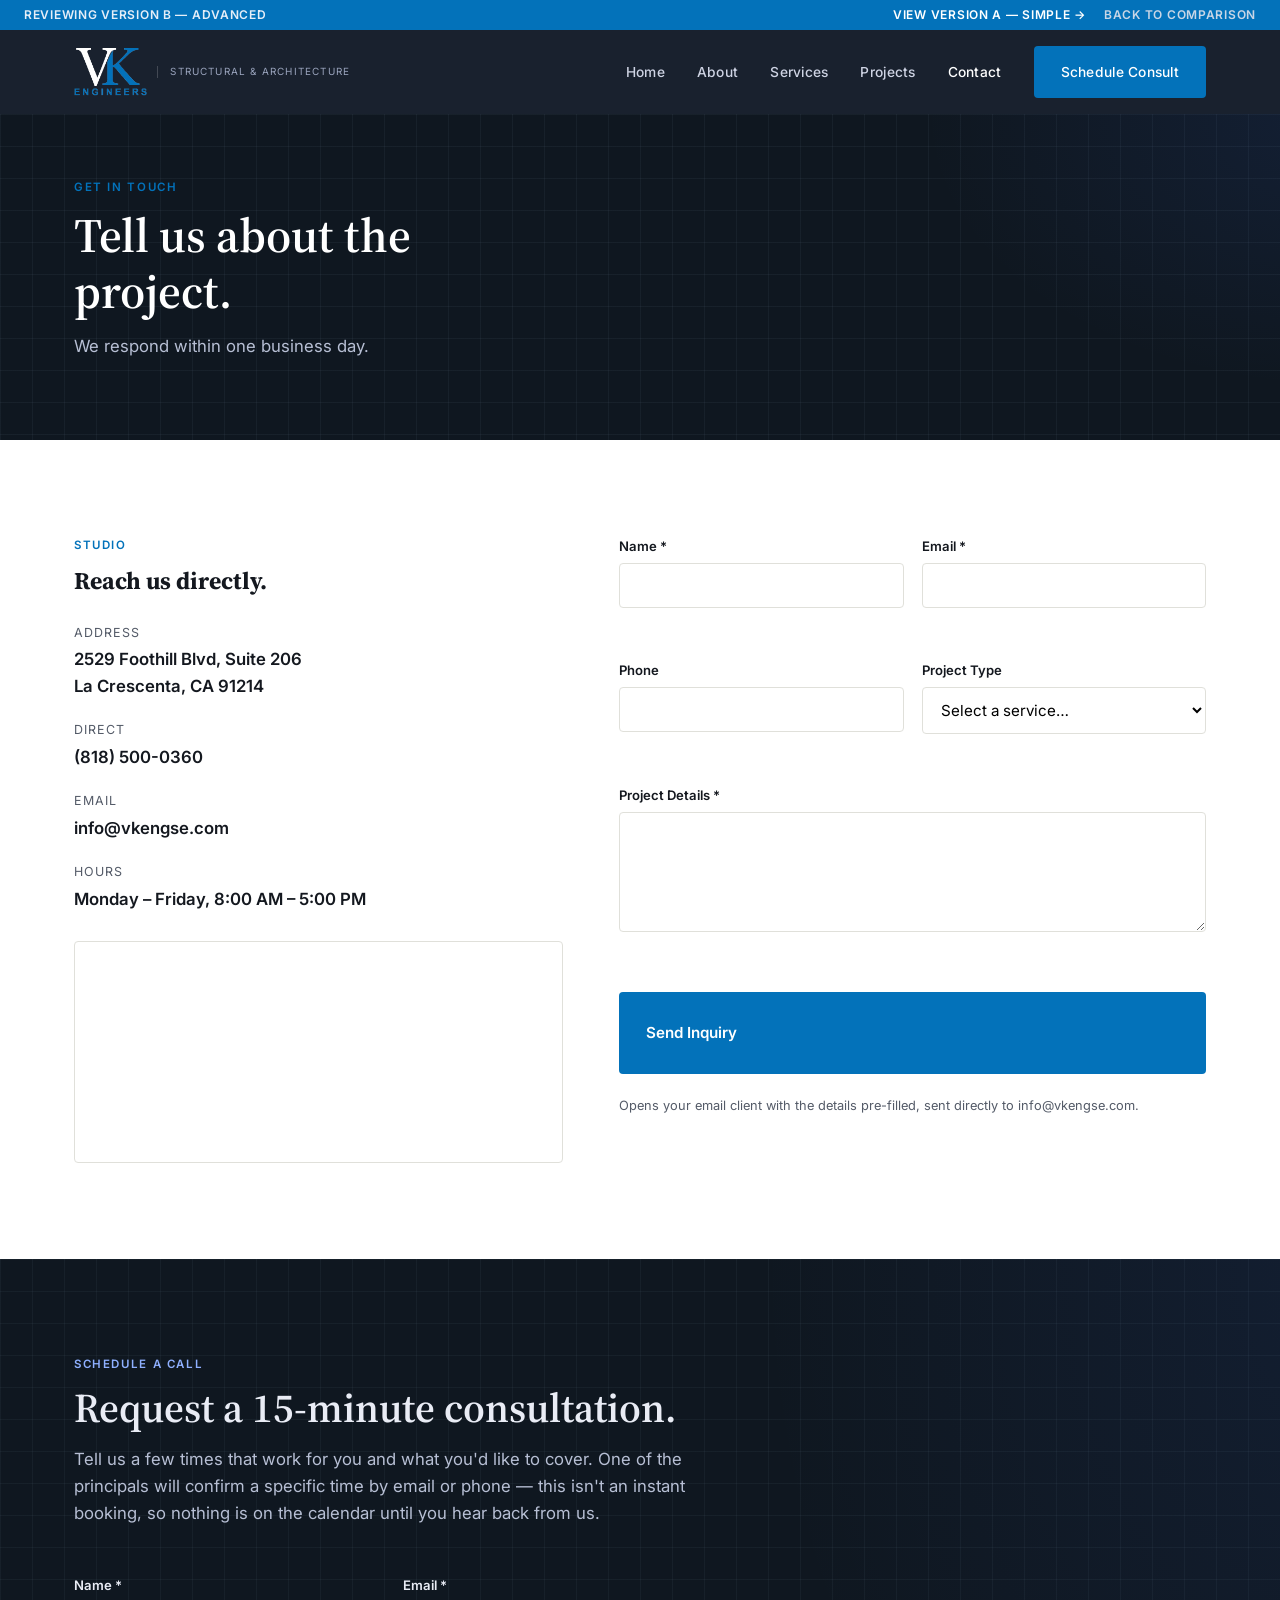
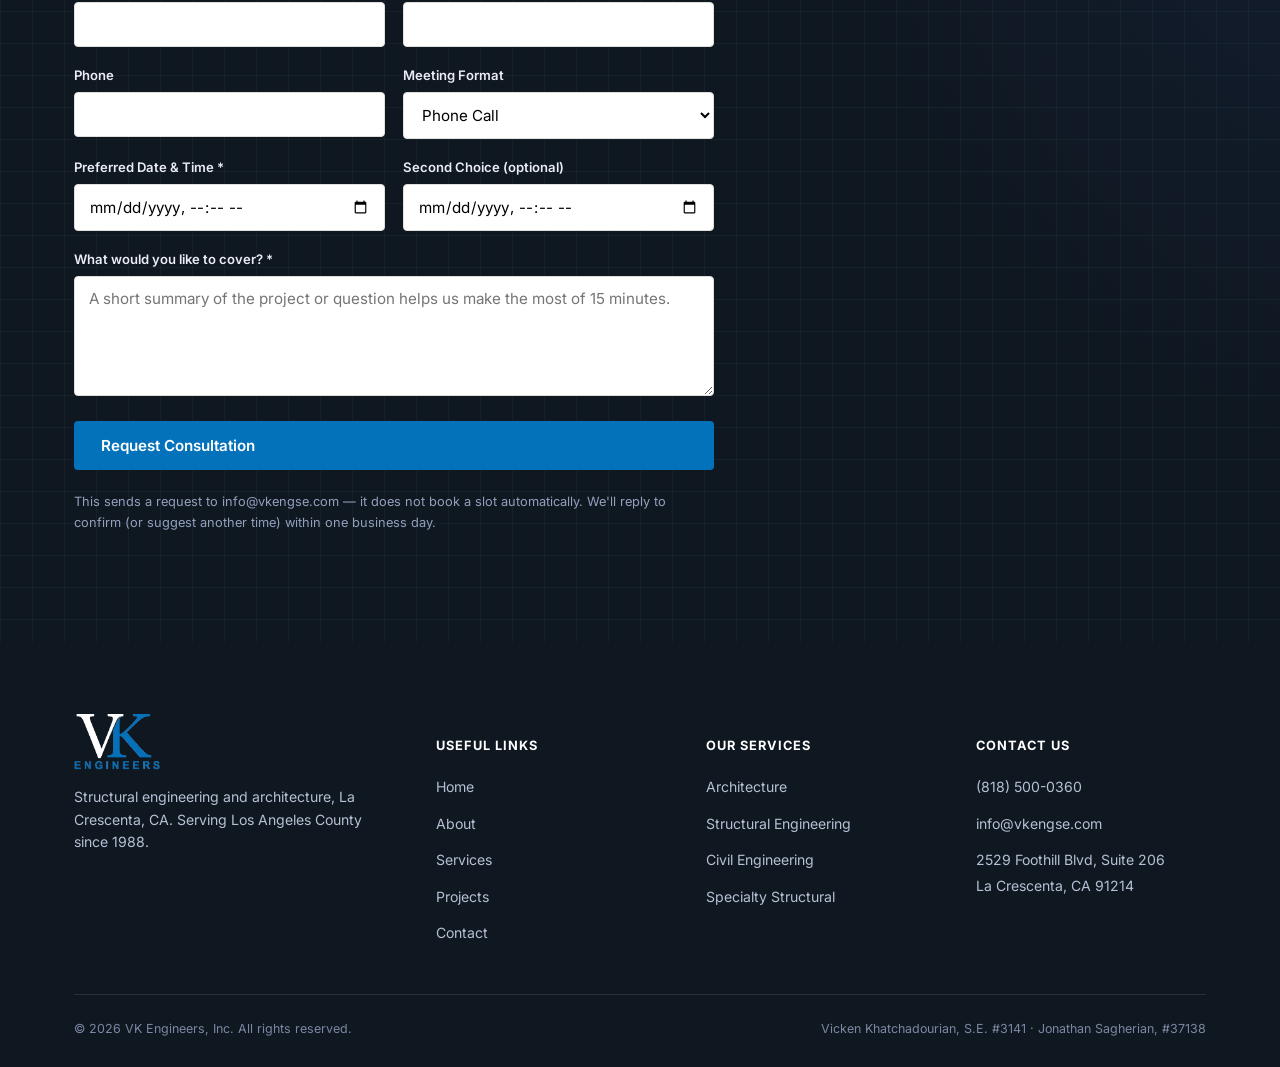
<file: advanced/contact.html>
<!DOCTYPE html>
<html lang="en">
<head>
<meta charset="UTF-8">
<meta name="viewport" content="width=device-width, initial-scale=1.0">
<title>Contact &amp; Schedule — VK Engineers, Inc.</title>
<meta name="description" content="Contact VK Engineers, Inc. or request a 15-minute consultation call. La Crescenta, CA — (818) 500-0360.">
<link rel="preconnect" href="https://fonts.googleapis.com">
<link rel="preconnect" href="https://fonts.gstatic.com" crossorigin>
<link href="https://fonts.googleapis.com/css2?family=Source+Serif+4:opsz,wght@8..60,600;8..60,700&family=Inter:wght@400;500;600;700;800&display=swap" rel="stylesheet">
<link rel="icon" href="images/favicon.png">
<link rel="stylesheet" href="css/styles.css">
</head>
<body>

<header class="site-header" id="site-header"></header>

<section class="page-intro">
  <div class="container">
    <span class="eyebrow">Get In Touch</span>
    <h1>Tell us about the project.</h1>
    <p class="page-intro-lead">We respond within one business day.</p>
  </div>
</section>

<!-- =========================================================
     CONTACT INFO + PROJECT INQUIRY FORM
     ========================================================= -->
<section class="section-alt">
  <div class="container">
    <div class="contact-grid">
      <div>
        <span class="eyebrow">Studio</span>
        <h2>Reach us directly.</h2>
        <div class="contact-info-list">
          <div>
            <div class="label">Address</div>
            <div class="value">2529 Foothill Blvd, Suite 206<br>La Crescenta, CA 91214</div>
          </div>
          <div>
            <div class="label">Direct</div>
            <div class="value"><a href="tel:+18185000360">(818) 500-0360</a></div>
          </div>
          <div>
            <div class="label">Email</div>
            <div class="value"><a href="mailto:info@vkengse.com">info@vkengse.com</a></div>
          </div>
          <div>
            <div class="label">Hours</div>
            <div class="value">Monday &ndash; Friday, 8:00 AM &ndash; 5:00 PM</div>
          </div>
        </div>
        <div class="map-embed">
          <iframe
            title="VK Engineers location map"
            src="https://www.google.com/maps?q=2529+Foothill+Blvd+Suite+206,+La+Crescenta,+CA+91214&output=embed"
            loading="lazy"></iframe>
        </div>
      </div>

      <form class="contact-form" id="contact-form">
        <div class="form-row">
          <div class="field">
            <label for="name">Name *</label>
            <input type="text" id="name" name="name" required>
          </div>
          <div class="field">
            <label for="email">Email *</label>
            <input type="email" id="email" name="email" required>
          </div>
        </div>
        <div class="form-row">
          <div class="field">
            <label for="phone">Phone</label>
            <input type="tel" id="phone" name="phone">
          </div>
          <div class="field">
            <label for="service">Project Type</label>
            <select id="service" name="service">
              <option value="">Select a service&hellip;</option>
              <option>Structural Engineering</option>
              <option>Architecture</option>
              <option>Civil Engineering</option>
              <option>Seismic / Soft-Story Retrofit</option>
              <option>Plan Review</option>
              <option>Construction Administration</option>
              <option>Other</option>
            </select>
          </div>
        </div>
        <div class="field">
          <label for="details">Project Details *</label>
          <textarea id="details" name="details" required></textarea>
        </div>
        <button type="submit" class="btn btn-primary">Send Inquiry</button>
        <p class="form-note">
          Opens your email client with the details pre-filled, sent directly to info@vkengse.com.
        </p>
      </form>
    </div>
  </div>
</section>

<!-- =========================================================
     SCHEDULE A CONSULTATION — request, not instant booking
     ========================================================= -->
<section class="section-dark" id="schedule">
  <div class="container">
    <div class="section-head">
      <span class="eyebrow">Schedule a Call</span>
      <h2>Request a 15-minute consultation.</h2>
      <p>Tell us a few times that work for you and what you'd like to cover. One of the principals will confirm a specific time by email or phone — this isn't an instant booking, so nothing is on the calendar until you hear back from us.</p>
    </div>

    <form class="contact-form schedule-form" id="schedule-form">
      <div class="form-row">
        <div class="field">
          <label for="s-name">Name *</label>
          <input type="text" id="s-name" name="name" required>
        </div>
        <div class="field">
          <label for="s-email">Email *</label>
          <input type="email" id="s-email" name="email" required>
        </div>
      </div>
      <div class="form-row">
        <div class="field">
          <label for="s-phone">Phone</label>
          <input type="tel" id="s-phone" name="phone">
        </div>
        <div class="field">
          <label for="s-format">Meeting Format</label>
          <select id="s-format" name="format">
            <option>Phone Call</option>
            <option>Video Call</option>
          </select>
        </div>
      </div>
      <div class="form-row">
        <div class="field">
          <label for="s-date1">Preferred Date &amp; Time *</label>
          <input type="datetime-local" id="s-date1" name="date1" required>
        </div>
        <div class="field">
          <label for="s-date2">Second Choice (optional)</label>
          <input type="datetime-local" id="s-date2" name="date2">
        </div>
      </div>
      <div class="field">
        <label for="s-reason">What would you like to cover? *</label>
        <textarea id="s-reason" name="reason" placeholder="A short summary of the project or question helps us make the most of 15 minutes." required></textarea>
      </div>
      <button type="submit" class="btn btn-primary">Request Consultation</button>
      <p class="form-note">
        This sends a request to info@vkengse.com — it does not book a slot automatically. We'll
        reply to confirm (or suggest another time) within one business day.
      </p>
    </form>
  </div>
</section>

<footer class="site-footer" id="site-footer"></footer>

<script src="js/partials.js"></script>
<script src="js/script.js"></script>
<!-- Click-to-edit mode. Only runs when the address ends in ?edit=1 -- see README. -->
<script src="js/edit.js"></script>
</body>
</html>
</file>
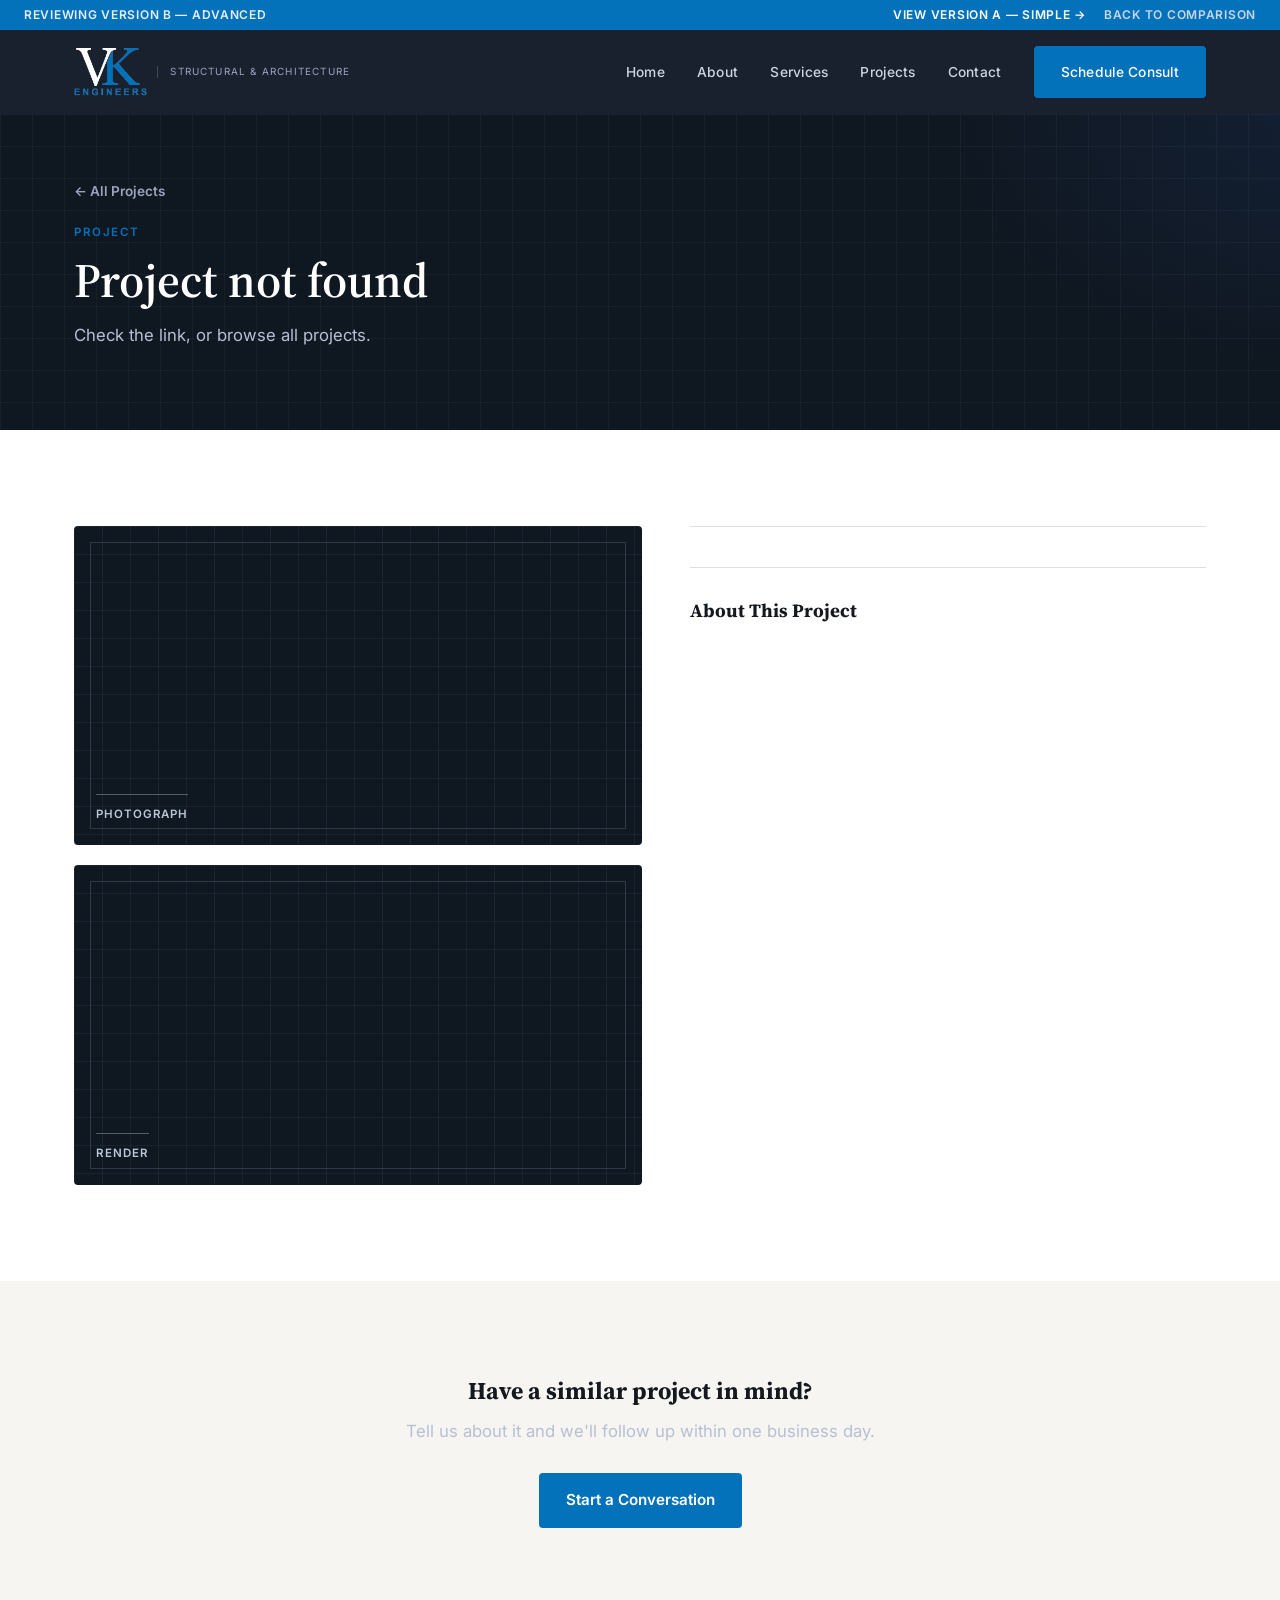
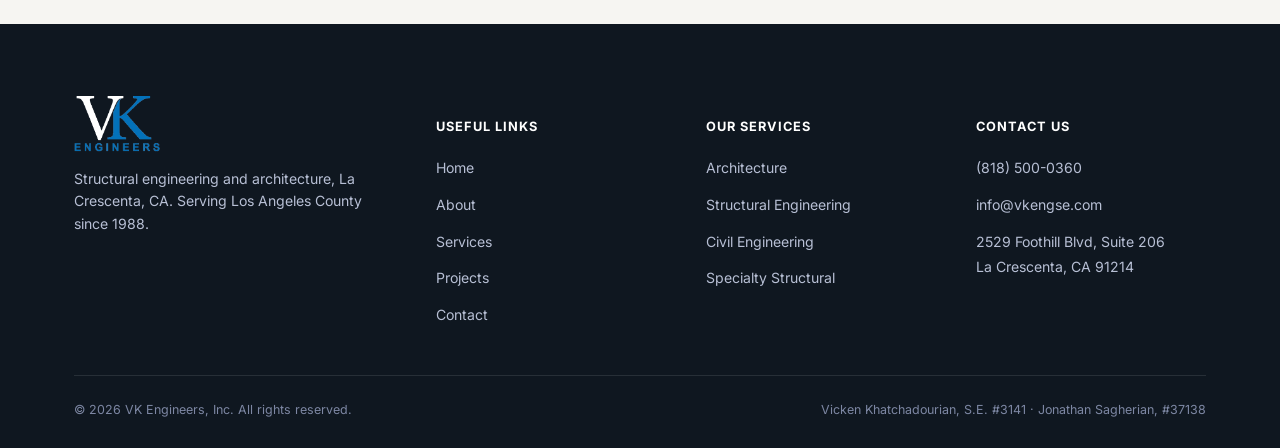
<file: advanced/project.html>
<!DOCTYPE html>
<html lang="en">
<head>
<meta charset="UTF-8">
<meta name="viewport" content="width=device-width, initial-scale=1.0">
<title id="page-title">Project — VK Engineers, Inc.</title>
<link rel="preconnect" href="https://fonts.googleapis.com">
<link rel="preconnect" href="https://fonts.gstatic.com" crossorigin>
<link href="https://fonts.googleapis.com/css2?family=Source+Serif+4:opsz,wght@8..60,600;8..60,700&family=Inter:wght@400;500;600;700;800&display=swap" rel="stylesheet">
<link rel="icon" href="images/favicon.png">
<link rel="stylesheet" href="css/styles.css">
</head>
<body>

<header class="site-header" id="site-header"></header>

<!-- This page has no static content — js/script.js reads the ?slug= from
     the URL, finds the matching entry in js/projects-data.js, and fills
     everything in below. -->
<section class="page-intro">
  <div class="container">
    <a href="projects.html" class="back-link">&larr; All Projects</a>
    <span class="eyebrow" id="project-discipline">Project</span>
    <h1 id="project-name">Loading&hellip;</h1>
    <p class="page-intro-lead" id="project-location"></p>
  </div>
</section>

<section class="section-alt">
  <div class="container">
    <div class="project-detail-grid">
      <div>
        <div class="photo-placeholder tall" id="project-actual-photo"><span>Photograph</span></div>
        <div class="photo-placeholder tall" id="project-render-photo" style="margin-top:20px;"><span>Render</span></div>
      </div>
      <div>
        <div class="project-meta-list" id="project-meta"></div>
        <h3 style="margin-top:32px;">About This Project</h3>
        <p id="project-description" class="about-intro"></p>
      </div>
    </div>
  </div>
</section>

<section>
  <div class="container" style="text-align:center;">
    <h2>Have a similar project in mind?</h2>
    <p class="page-intro-lead" style="margin:14px auto 28px;">Tell us about it and we'll follow up within one business day.</p>
    <a href="contact.html" class="btn btn-primary">Start a Conversation</a>
  </div>
</section>

<footer class="site-footer" id="site-footer"></footer>

<script src="js/projects-data.js"></script>
<script src="js/partials.js"></script>
<script src="js/script.js"></script>
<!-- Click-to-edit mode. Only runs when the address ends in ?edit=1 -- see README. -->
<script src="js/edit.js"></script>
</body>
</html>
</file>
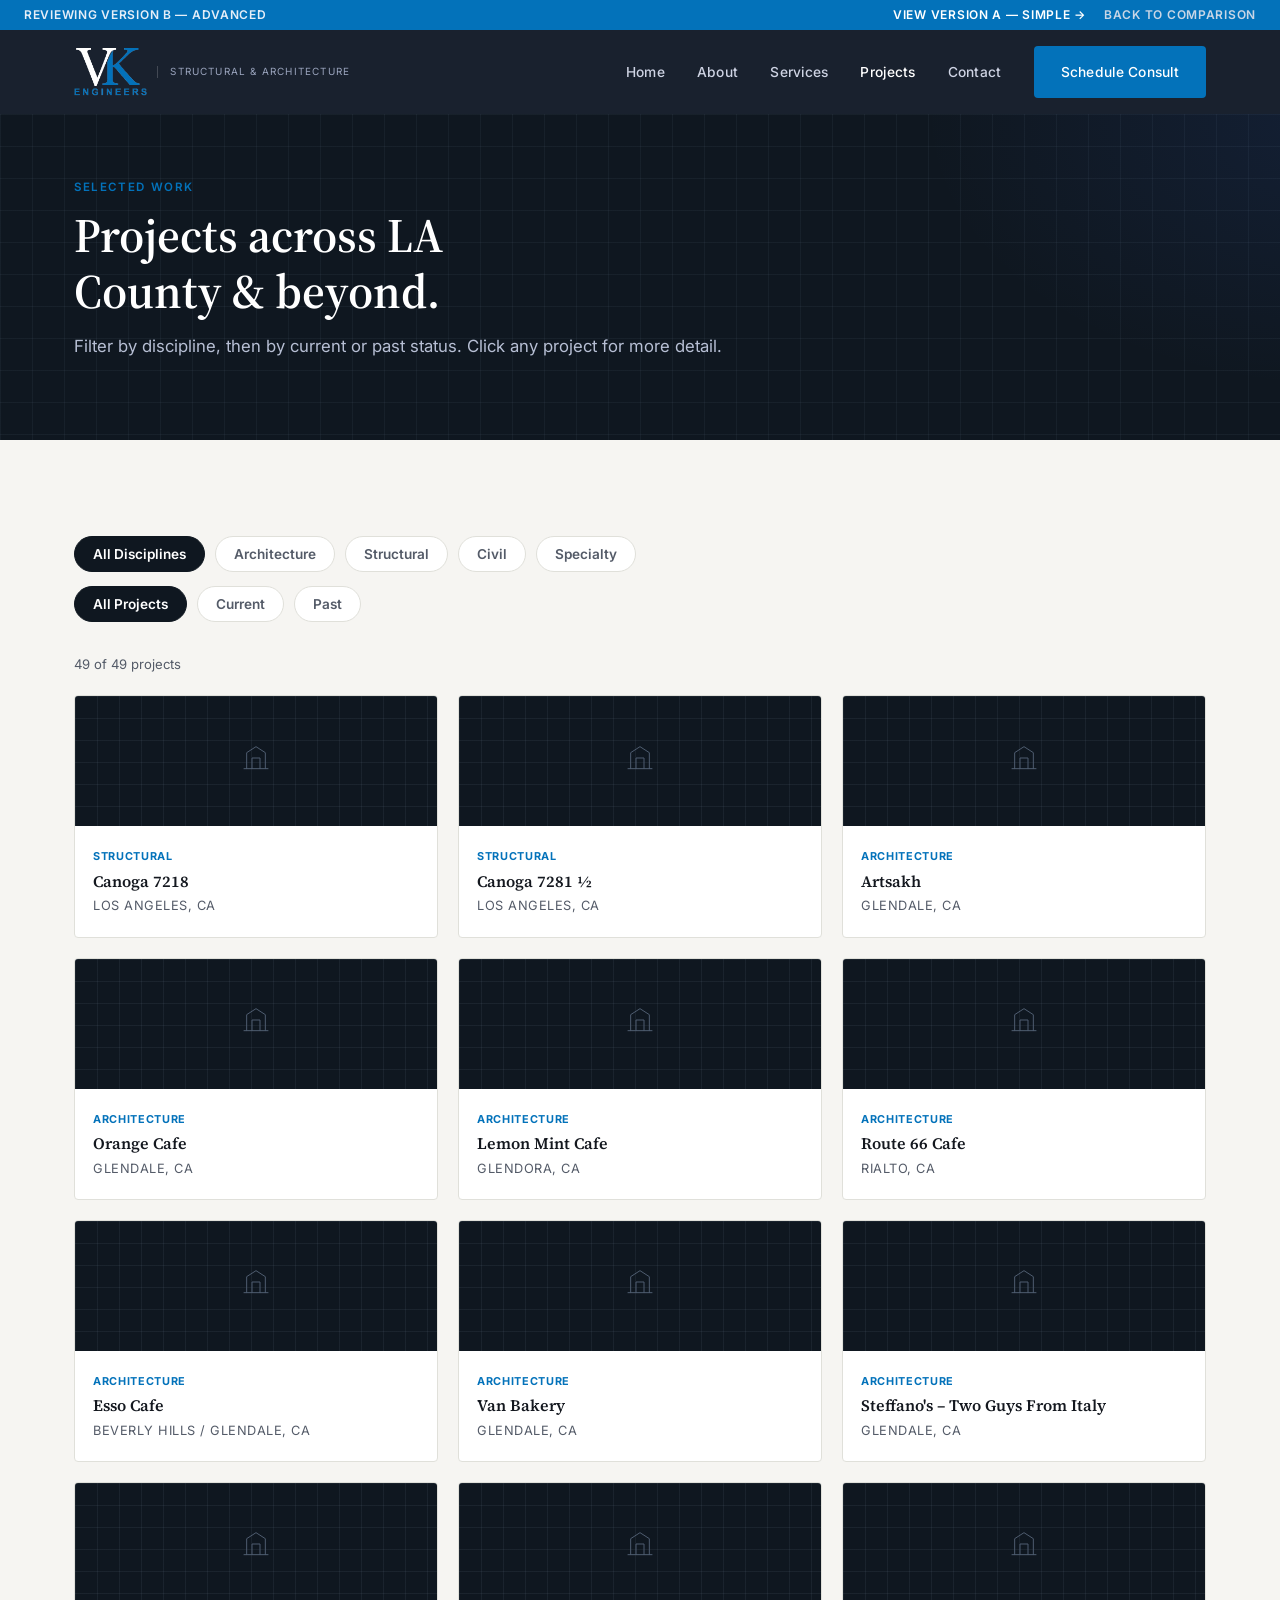
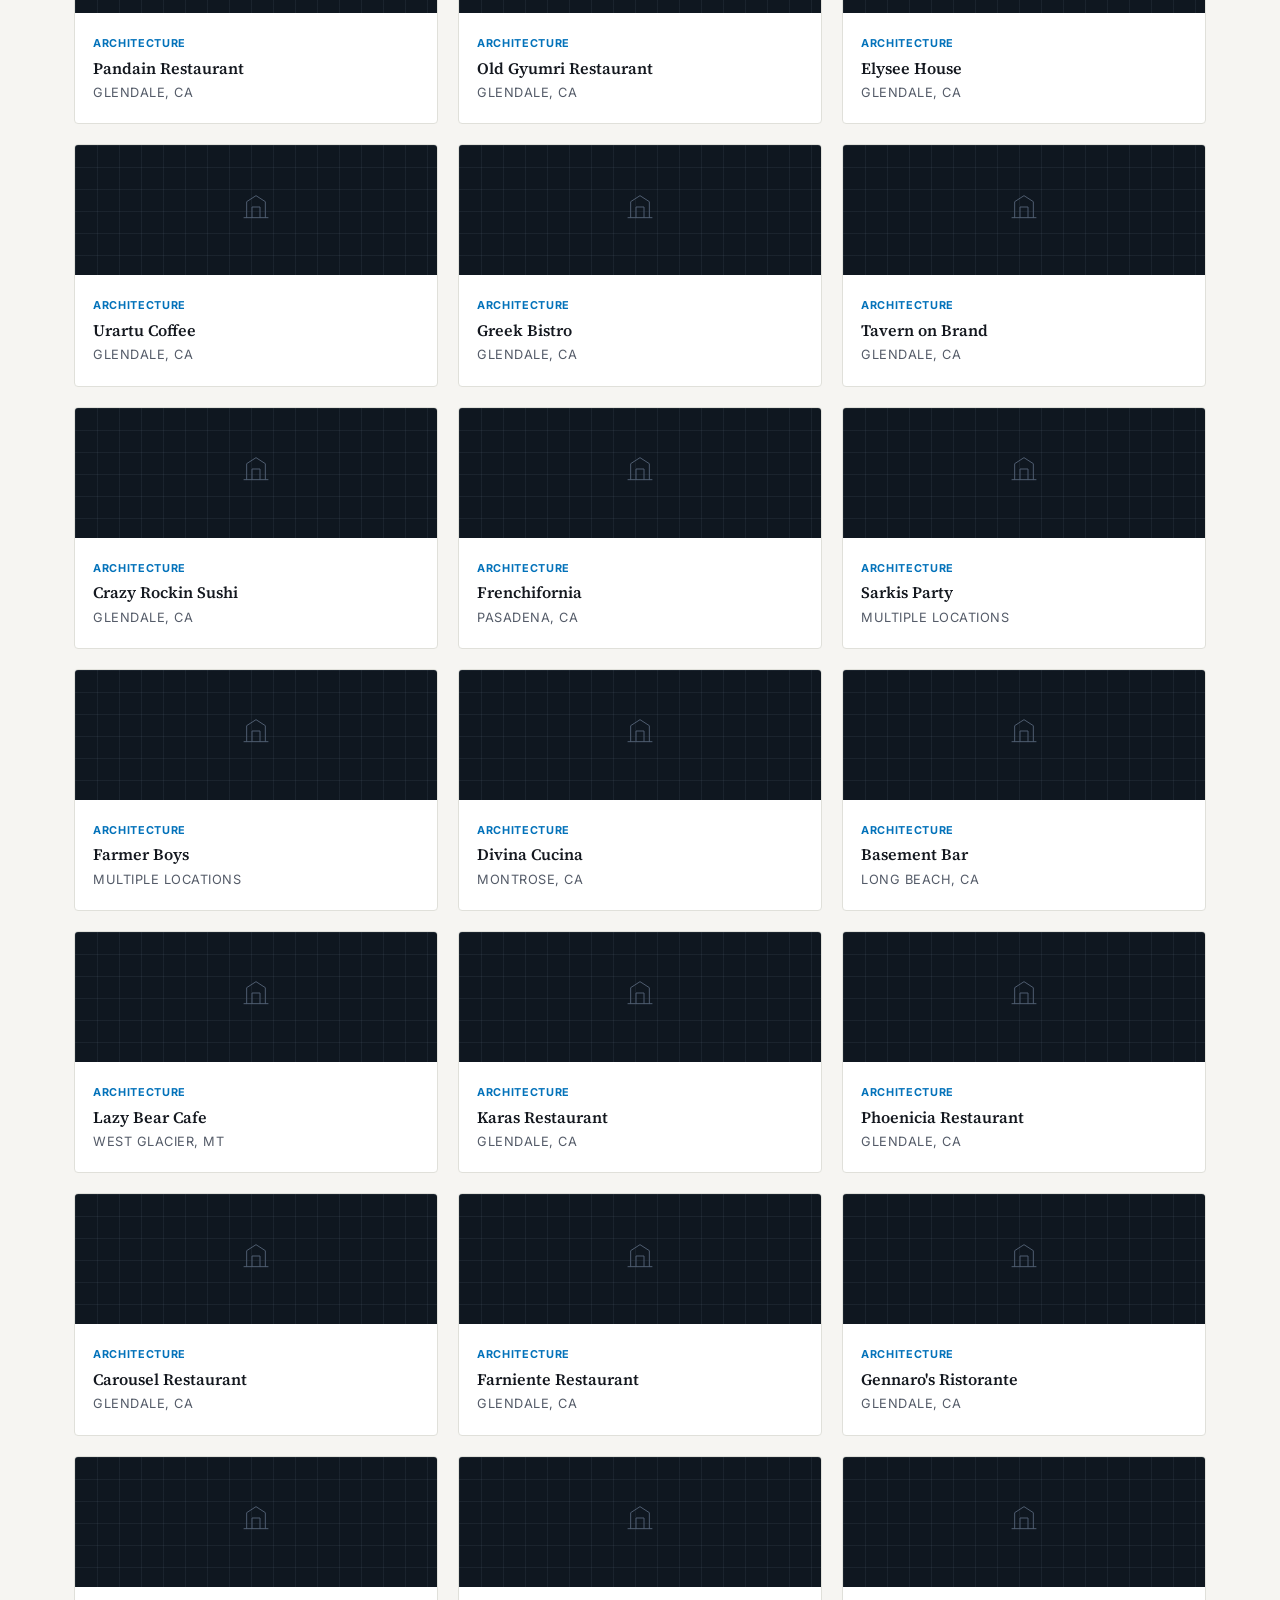
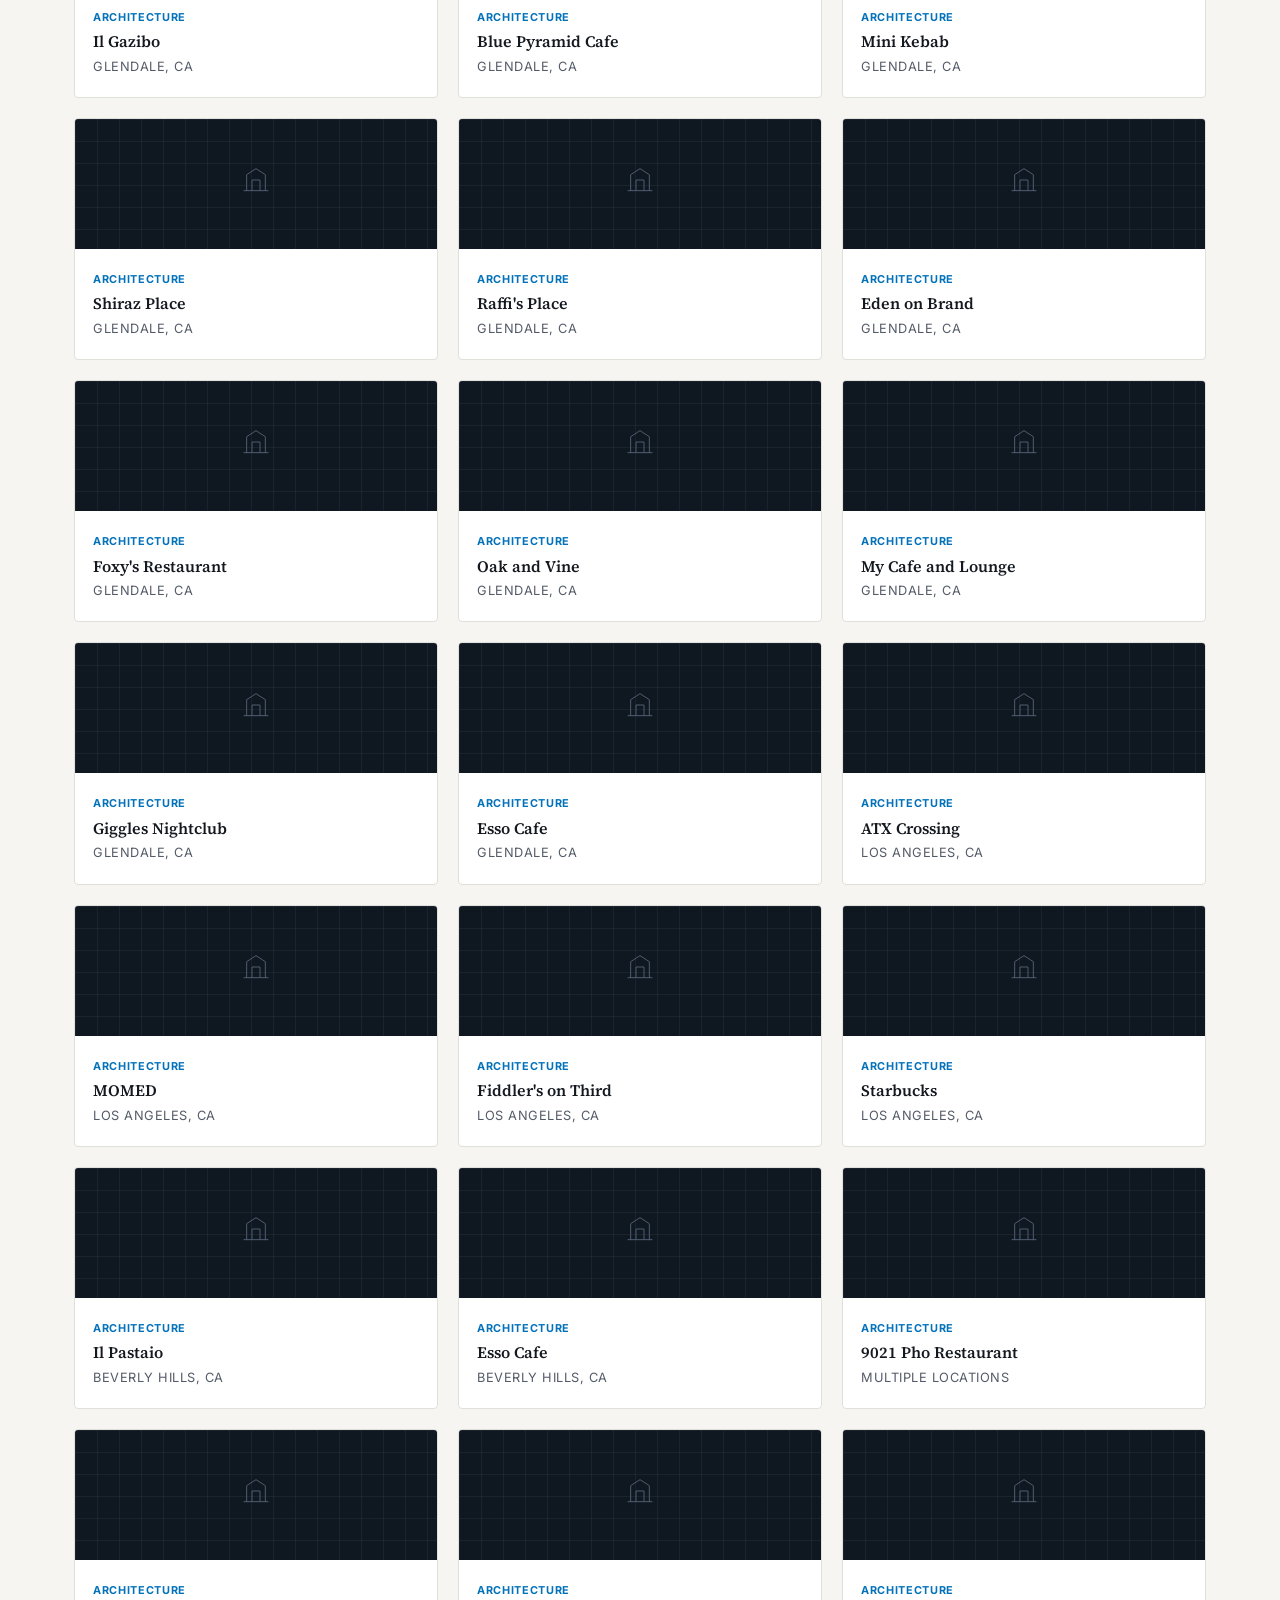
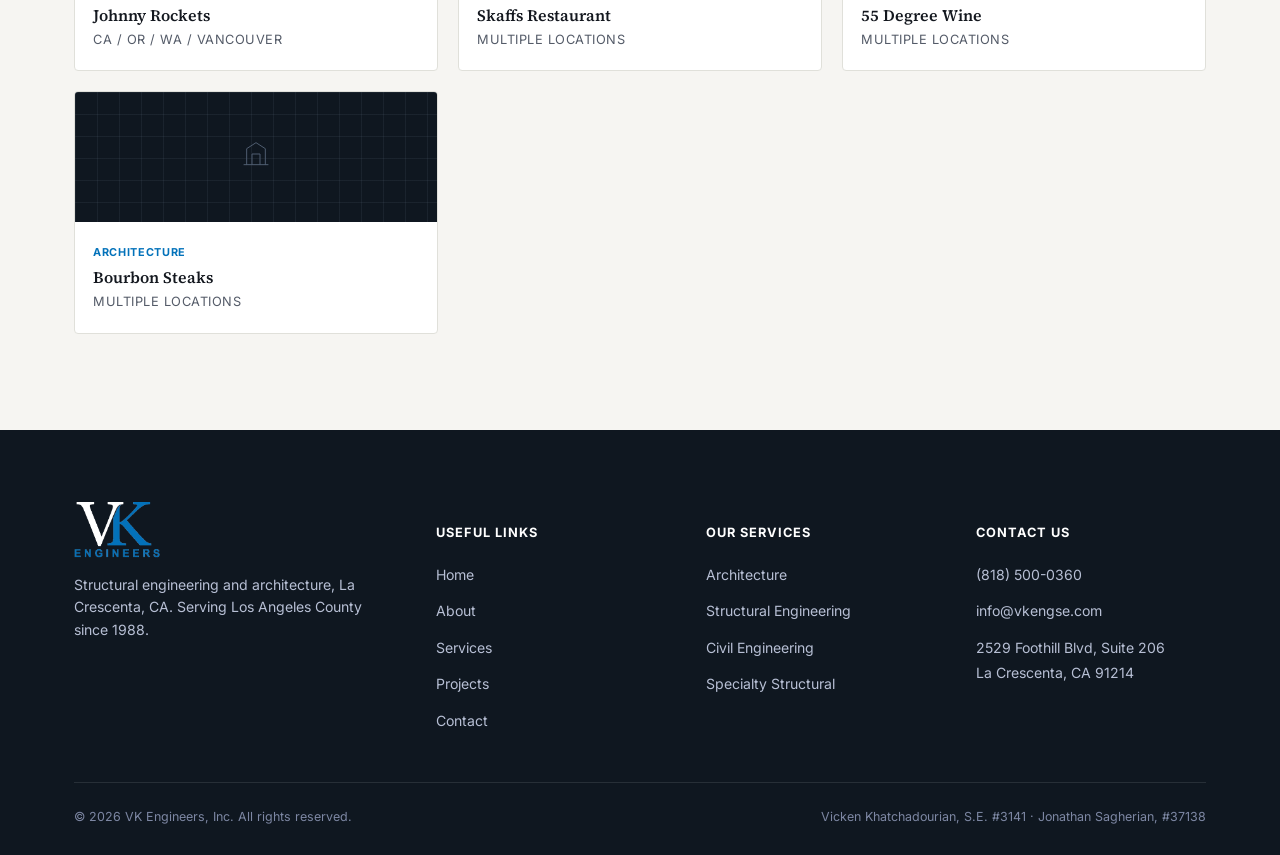
<file: advanced/projects.html>
<!DOCTYPE html>
<html lang="en">
<head>
<meta charset="UTF-8">
<meta name="viewport" content="width=device-width, initial-scale=1.0">
<title>Projects — VK Engineers, Inc.</title>
<meta name="description" content="Selected structural, architectural, civil, and specialty projects from VK Engineers, Inc. across Los Angeles County and beyond.">
<link rel="preconnect" href="https://fonts.googleapis.com">
<link rel="preconnect" href="https://fonts.gstatic.com" crossorigin>
<link href="https://fonts.googleapis.com/css2?family=Source+Serif+4:opsz,wght@8..60,600;8..60,700&family=Inter:wght@400;500;600;700;800&display=swap" rel="stylesheet">
<link rel="icon" href="images/favicon.png">
<link rel="stylesheet" href="css/styles.css">
</head>
<body>

<header class="site-header" id="site-header"></header>

<section class="page-intro">
  <div class="container">
    <span class="eyebrow">Selected Work</span>
    <h1>Projects across LA County &amp; beyond.</h1>
    <p class="page-intro-lead">Filter by discipline, then by current or past status. Click any project for more detail.</p>
  </div>
</section>

<section>
  <div class="container">
    <div class="filter-tabs" id="discipline-tabs">
      <button class="filter-tab is-active" data-discipline="all">All Disciplines</button>
      <button class="filter-tab" data-discipline="architecture">Architecture</button>
      <button class="filter-tab" data-discipline="structural">Structural</button>
      <button class="filter-tab" data-discipline="civil">Civil</button>
      <button class="filter-tab" data-discipline="specialty">Specialty</button>
    </div>
    <div class="filter-tabs filter-tabs-secondary" id="status-tabs">
      <button class="filter-tab is-active" data-status="all">All Projects</button>
      <button class="filter-tab" data-status="current">Current</button>
      <button class="filter-tab" data-status="past">Past</button>
    </div>
    <p class="projects-count" id="projects-count"></p>

    <div class="projects-grid" id="projects-grid"><!-- rendered by js/script.js from js/projects-data.js --></div>
  </div>
</section>

<footer class="site-footer" id="site-footer"></footer>

<script src="js/projects-data.js"></script>
<script src="js/partials.js"></script>
<script src="js/script.js"></script>
<!-- Click-to-edit mode. Only runs when the address ends in ?edit=1 -- see README. -->
<script src="js/edit.js"></script>
</body>
</html>
</file>
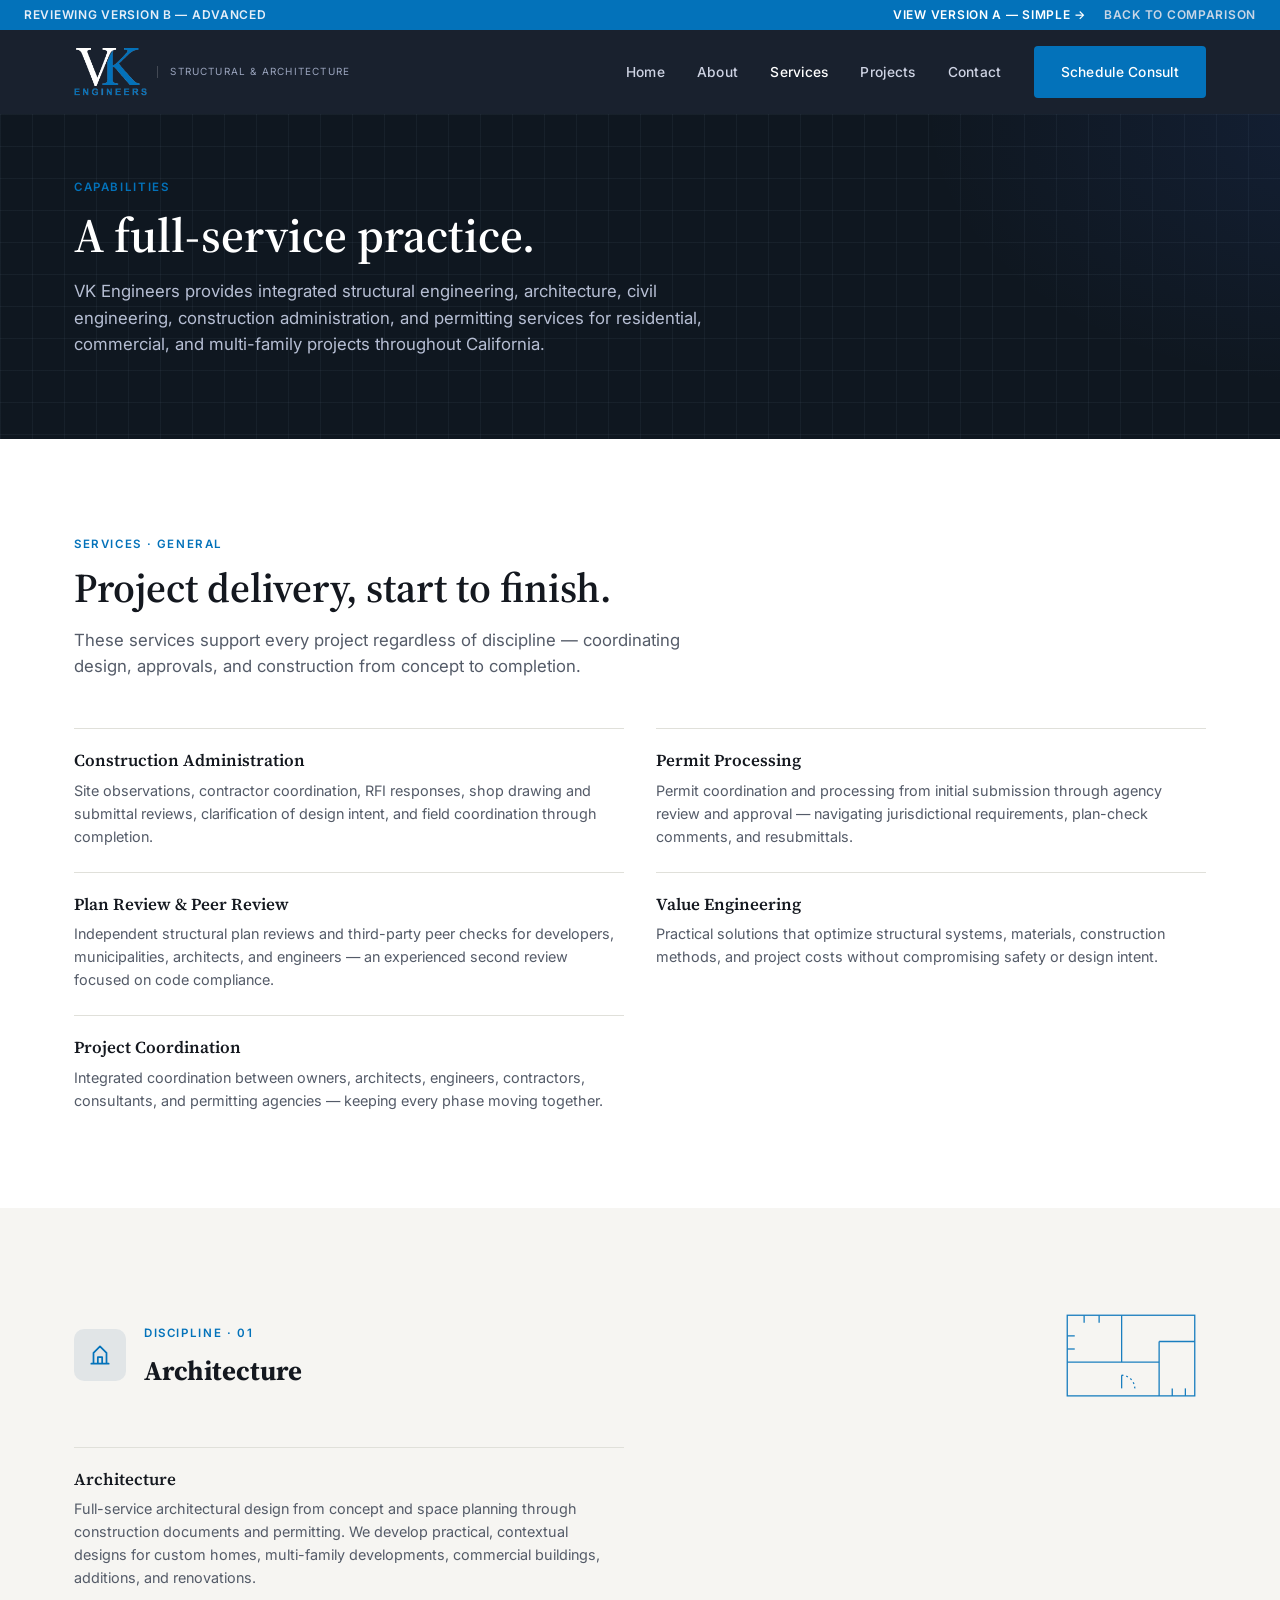
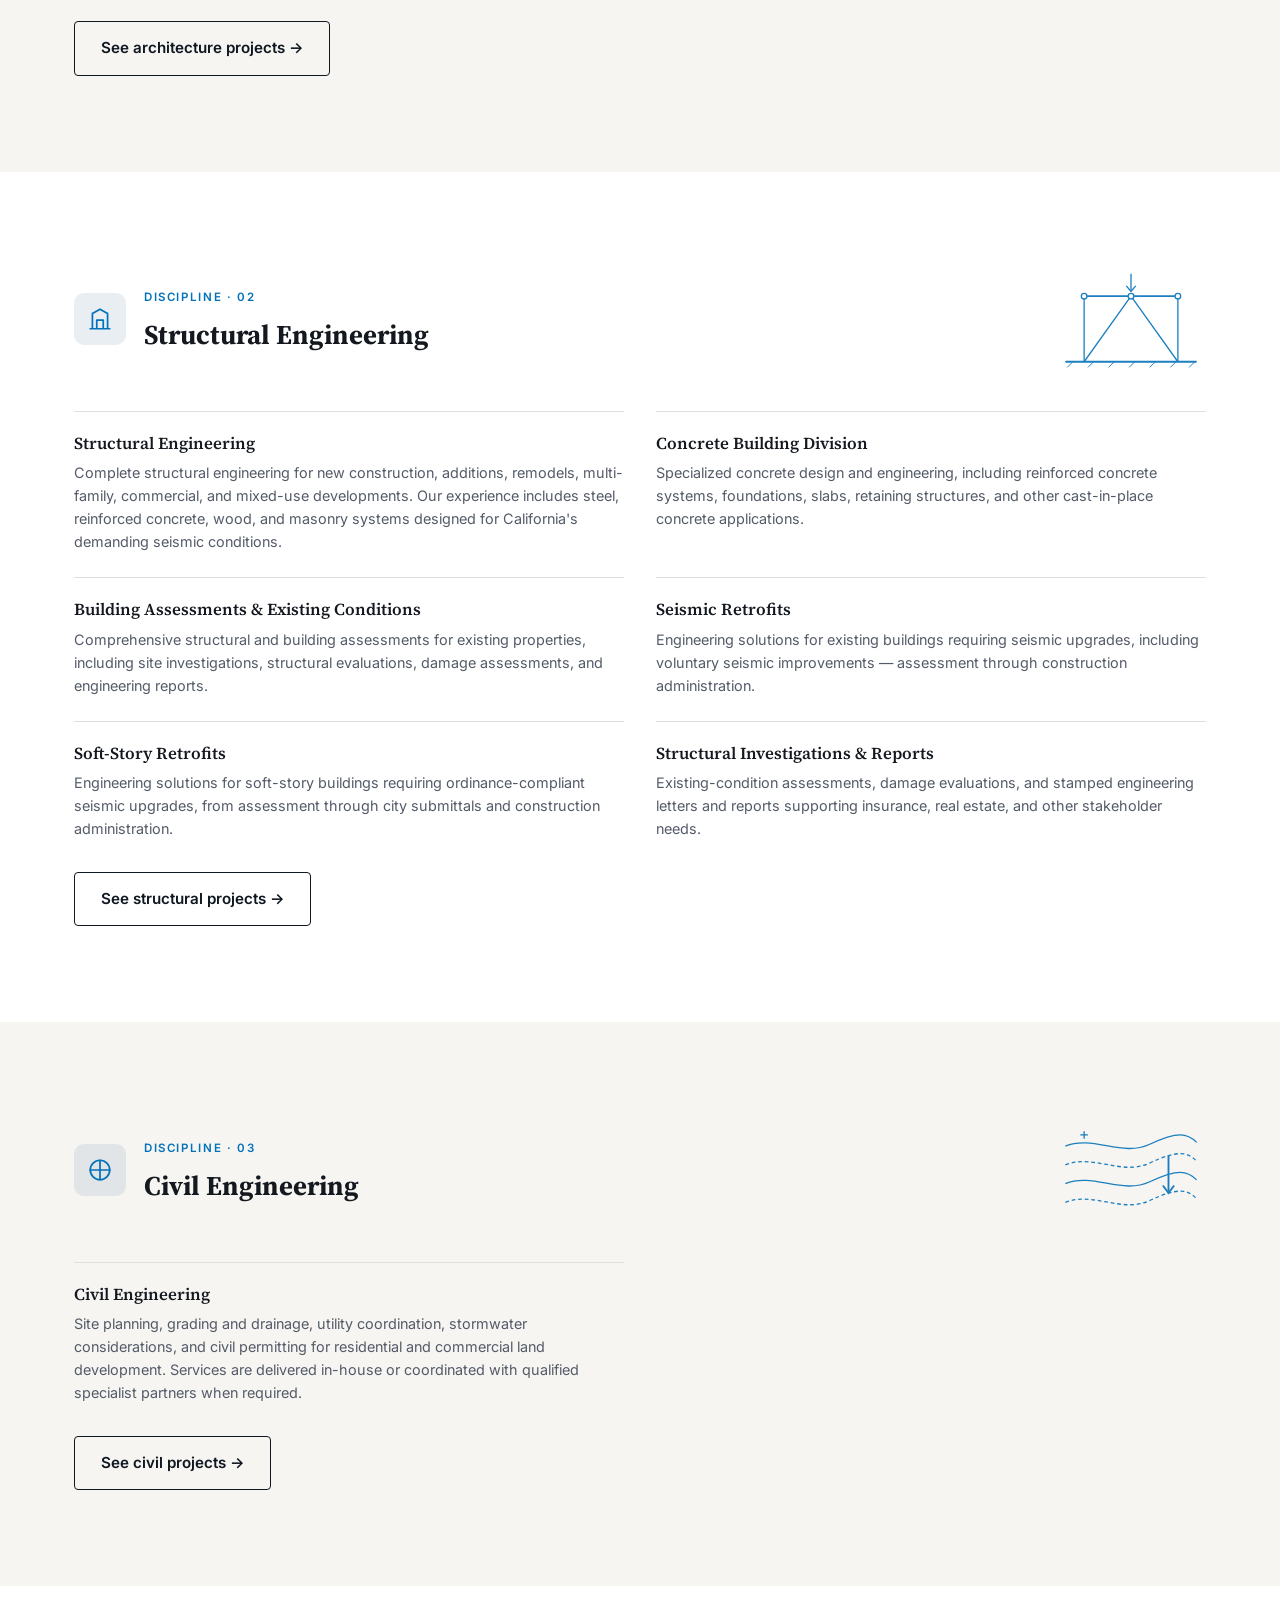
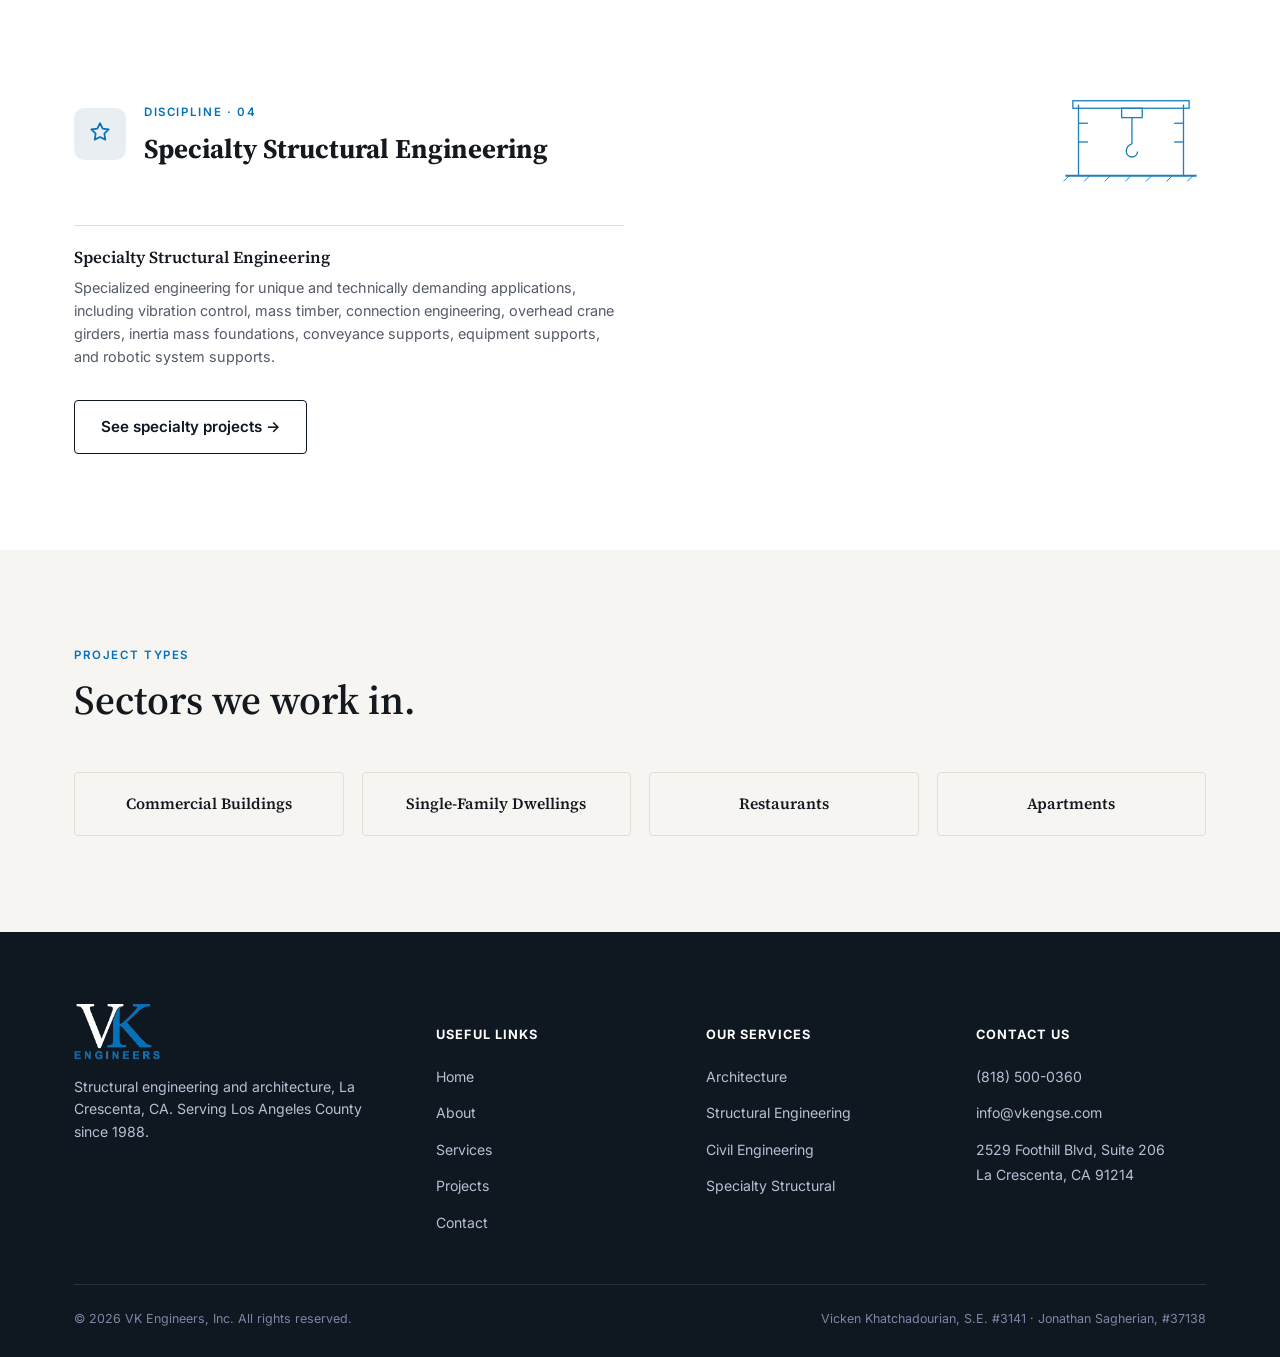
<file: advanced/services.html>
<!DOCTYPE html>
<html lang="en">
<head>
<meta charset="UTF-8">
<meta name="viewport" content="width=device-width, initial-scale=1.0">
<title>Services — VK Engineers, Inc.</title>
<meta name="description" content="Structural engineering, architecture, civil engineering, and specialty structural services from VK Engineers, Inc. — La Crescenta, CA.">
<link rel="preconnect" href="https://fonts.googleapis.com">
<link rel="preconnect" href="https://fonts.gstatic.com" crossorigin>
<link href="https://fonts.googleapis.com/css2?family=Source+Serif+4:opsz,wght@8..60,600;8..60,700&family=Inter:wght@400;500;600;700;800&display=swap" rel="stylesheet">
<link rel="icon" href="images/favicon.png">
<link rel="stylesheet" href="css/styles.css">
</head>
<body>

<header class="site-header" id="site-header"></header>

<section class="page-intro">
  <div class="container">
    <span class="eyebrow">Capabilities</span>
    <h1>A full-service practice.</h1>
    <p class="page-intro-lead">
      VK Engineers provides integrated structural engineering, architecture, civil engineering,
      construction administration, and permitting services for residential, commercial, and
      multi-family projects throughout California.
    </p>
  </div>
</section>

<!-- =========================================================
     GENERAL / PROJECT DELIVERY — cross-discipline services
     ========================================================= -->
<section class="section-alt" id="general">
  <div class="container">
    <div class="section-head">
      <span class="eyebrow">Services &middot; General</span>
      <h2>Project delivery, start to finish.</h2>
      <p>These services support every project regardless of discipline — coordinating design, approvals, and construction from concept to completion.</p>
    </div>
    <div class="service-list">
      <div class="service-item">
        <h4>Construction Administration</h4>
        <p>Site observations, contractor coordination, RFI responses, shop drawing and submittal reviews, clarification of design intent, and field coordination through completion.</p>
      </div>
      <div class="service-item">
        <h4>Permit Processing</h4>
        <p>Permit coordination and processing from initial submission through agency review and approval — navigating jurisdictional requirements, plan-check comments, and resubmittals.</p>
      </div>
      <div class="service-item">
        <h4>Plan Review &amp; Peer Review</h4>
        <p>Independent structural plan reviews and third-party peer checks for developers, municipalities, architects, and engineers — an experienced second review focused on code compliance.</p>
      </div>
      <div class="service-item">
        <h4>Value Engineering</h4>
        <p>Practical solutions that optimize structural systems, materials, construction methods, and project costs without compromising safety or design intent.</p>
      </div>
      <div class="service-item">
        <h4>Project Coordination</h4>
        <p>Integrated coordination between owners, architects, engineers, contractors, consultants, and permitting agencies — keeping every phase moving together.</p>
      </div>
    </div>
  </div>
</section>

<!-- =========================================================
     ARCHITECTURE
     ========================================================= -->
<section id="architecture">
  <div class="container">
    <div class="discipline-head">
      <span class="discipline-icon">
        <svg width="26" height="26" viewBox="0 0 24 24" fill="none" stroke="currentColor" stroke-width="1.6"><path d="M4 20h16M6 20V10l6-6 6 6v10M10 20v-6h4v6" stroke-linecap="round" stroke-linejoin="round"/></svg>
      </span>
      <div>
        <span class="eyebrow">Discipline &middot; 01</span>
        <h2>Architecture</h2>
      </div>
      <!-- decorative floor-plan sketch -->
      <svg class="discipline-art" viewBox="0 0 160 110" fill="none" stroke="currentColor" stroke-width="1.4" aria-hidden="true">
        <rect x="12" y="12" width="136" height="86"/>
        <line x1="70" y1="12" x2="70" y2="62"/>
        <line x1="12" y1="62" x2="110" y2="62"/>
        <line x1="110" y1="40" x2="148" y2="40"/>
        <line x1="110" y1="40" x2="110" y2="98"/>
        <path d="M70 76 a14 14 0 0 1 14 14" stroke-dasharray="2 3"/>
        <line x1="70" y1="76" x2="70" y2="90"/>
        <line x1="30" y1="12" x2="30" y2="20"/><line x1="46" y1="12" x2="46" y2="20"/>
        <line x1="12" y1="34" x2="20" y2="34"/><line x1="12" y1="48" x2="20" y2="48"/>
        <line x1="124" y1="98" x2="124" y2="90"/><line x1="138" y1="98" x2="138" y2="90"/>
      </svg>
    </div>
    <div class="service-list">
      <div class="service-item">
        <h4>Architecture</h4>
        <p>Full-service architectural design from concept and space planning through construction documents and permitting. We develop practical, contextual designs for custom homes, multi-family developments, commercial buildings, additions, and renovations.</p>
      </div>
    </div>
    <a class="btn btn-outline" href="projects.html#discipline=architecture">See architecture projects &rarr;</a>
  </div>
</section>

<!-- =========================================================
     STRUCTURAL
     ========================================================= -->
<section class="section-alt" id="structural">
  <div class="container">
    <div class="discipline-head">
      <span class="discipline-icon">
        <svg width="26" height="26" viewBox="0 0 24 24" fill="none" stroke="currentColor" stroke-width="1.6"><path d="M3 21h18M5 21V7l7-4 7 4v14M9 21v-8h6v8" stroke-linecap="round" stroke-linejoin="round"/></svg>
      </span>
      <div>
        <span class="eyebrow">Discipline &middot; 02</span>
        <h2>Structural Engineering</h2>
      </div>
      <!-- decorative portal frame with brace and load -->
      <svg class="discipline-art" viewBox="0 0 160 110" fill="none" stroke="currentColor" stroke-width="1.4" aria-hidden="true">
        <line x1="10" y1="100" x2="150" y2="100" stroke-width="2"/>
        <line x1="30" y1="100" x2="30" y2="30"/><line x1="130" y1="100" x2="130" y2="30"/>
        <line x1="30" y1="30" x2="130" y2="30" stroke-width="2"/>
        <line x1="30" y1="100" x2="80" y2="30"/><line x1="80" y1="30" x2="130" y2="100"/>
        <circle cx="30" cy="30" r="3" fill="#fff"/><circle cx="130" cy="30" r="3" fill="#fff"/><circle cx="80" cy="30" r="3" fill="#fff"/>
        <line x1="80" y1="6" x2="80" y2="24"/><path d="M75 19 L80 25 L85 19"/>
        <path d="M18 100 l-6 6 M40 100 l-6 6 M62 100 l-6 6 M84 100 l-6 6 M106 100 l-6 6 M128 100 l-6 6 M148 100 l-6 6" stroke-width="1"/>
      </svg>
    </div>
    <div class="service-list">
      <div class="service-item">
        <h4>Structural Engineering</h4>
        <p>Complete structural engineering for new construction, additions, remodels, multi-family, commercial, and mixed-use developments. Our experience includes steel, reinforced concrete, wood, and masonry systems designed for California's demanding seismic conditions.</p>
      </div>
      <div class="service-item">
        <h4>Concrete Building Division</h4>
        <p>Specialized concrete design and engineering, including reinforced concrete systems, foundations, slabs, retaining structures, and other cast-in-place concrete applications.</p>
      </div>
      <div class="service-item">
        <h4>Building Assessments &amp; Existing Conditions</h4>
        <p>Comprehensive structural and building assessments for existing properties, including site investigations, structural evaluations, damage assessments, and engineering reports.</p>
      </div>
      <div class="service-item">
        <h4>Seismic Retrofits</h4>
        <p>Engineering solutions for existing buildings requiring seismic upgrades, including voluntary seismic improvements — assessment through construction administration.</p>
      </div>
      <div class="service-item">
        <h4>Soft-Story Retrofits</h4>
        <p>Engineering solutions for soft-story buildings requiring ordinance-compliant seismic upgrades, from assessment through city submittals and construction administration.</p>
      </div>
      <div class="service-item">
        <h4>Structural Investigations &amp; Reports</h4>
        <p>Existing-condition assessments, damage evaluations, and stamped engineering letters and reports supporting insurance, real estate, and other stakeholder needs.</p>
      </div>
    </div>
    <a class="btn btn-outline" href="projects.html#discipline=structural">See structural projects &rarr;</a>
  </div>
</section>

<!-- =========================================================
     CIVIL
     ========================================================= -->
<section id="civil">
  <div class="container">
    <div class="discipline-head">
      <span class="discipline-icon">
        <svg width="26" height="26" viewBox="0 0 24 24" fill="none" stroke="currentColor" stroke-width="1.6"><circle cx="12" cy="12" r="9"/><path d="M12 3v18M3 12h18" stroke-linecap="round"/></svg>
      </span>
      <div>
        <span class="eyebrow">Discipline &middot; 03</span>
        <h2>Civil Engineering</h2>
      </div>
      <!-- decorative grading contours and drainage -->
      <svg class="discipline-art" viewBox="0 0 160 110" fill="none" stroke="currentColor" stroke-width="1.4" aria-hidden="true">
        <path d="M10 30 C 40 18, 70 42, 100 28 S 140 16, 150 26"/>
        <path d="M10 50 C 40 38, 70 62, 100 48 S 140 36, 150 46" stroke-dasharray="4 3"/>
        <path d="M10 70 C 40 58, 70 82, 100 68 S 140 56, 150 66"/>
        <path d="M10 90 C 40 78, 70 102, 100 88 S 140 76, 150 86" stroke-dasharray="4 3"/>
        <line x1="120" y1="40" x2="120" y2="78" stroke-width="2"/><path d="M114 72 L120 80 L126 72" stroke-width="2"/>
        <line x1="30" y1="14" x2="30" y2="22"/><line x1="26" y1="18" x2="34" y2="18"/>
      </svg>
    </div>
    <div class="service-list">
      <div class="service-item">
        <h4>Civil Engineering</h4>
        <p>Site planning, grading and drainage, utility coordination, stormwater considerations, and civil permitting for residential and commercial land development. Services are delivered in-house or coordinated with qualified specialist partners when required.</p>
      </div>
    </div>
    <a class="btn btn-outline" href="projects.html#discipline=civil">See civil projects &rarr;</a>
  </div>
</section>

<!-- =========================================================
     SPECIALTY
     ========================================================= -->
<section class="section-alt" id="specialty">
  <div class="container">
    <div class="discipline-head">
      <span class="discipline-icon">
        <svg width="26" height="26" viewBox="0 0 24 24" fill="none" stroke="currentColor" stroke-width="1.6"><path d="M12 2l2.5 5 5.5.8-4 3.9.9 5.5L12 14.8 7.1 17.2l.9-5.5-4-3.9L9.5 7z" stroke-linejoin="round"/></svg>
      </span>
      <div>
        <span class="eyebrow">Discipline &middot; 04</span>
        <h2>Specialty Structural Engineering</h2>
      </div>
      <!-- decorative overhead crane girder with trolley -->
      <svg class="discipline-art" viewBox="0 0 160 110" fill="none" stroke="currentColor" stroke-width="1.4" aria-hidden="true">
        <line x1="10" y1="100" x2="150" y2="100" stroke-width="2"/>
        <line x1="24" y1="100" x2="24" y2="24"/><line x1="136" y1="100" x2="136" y2="24"/>
        <rect x="18" y="20" width="124" height="8"/>
        <rect x="70" y="28" width="22" height="10"/>
        <line x1="81" y1="38" x2="81" y2="66"/>
        <path d="M81 66 q-6 2 -6 8 a6 6 0 0 0 12 0" />
        <line x1="24" y1="44" x2="34" y2="44"/><line x1="24" y1="64" x2="34" y2="64"/>
        <line x1="136" y1="44" x2="126" y2="44"/><line x1="136" y1="64" x2="126" y2="64"/>
        <path d="M14 100 l-6 6 M36 100 l-6 6 M58 100 l-6 6 M80 100 l-6 6 M102 100 l-6 6 M124 100 l-6 6 M146 100 l-6 6" stroke-width="1"/>
      </svg>
    </div>
    <div class="service-list">
      <div class="service-item">
        <h4>Specialty Structural Engineering</h4>
        <p>Specialized engineering for unique and technically demanding applications, including vibration control, mass timber, connection engineering, overhead crane girders, inertia mass foundations, conveyance supports, equipment supports, and robotic system supports.</p>
      </div>
    </div>
    <a class="btn btn-outline" href="projects.html#discipline=specialty">See specialty projects &rarr;</a>
  </div>
</section>

<!-- =========================================================
     SECTORS
     ========================================================= -->
<section>
  <div class="container">
    <div class="section-head">
      <span class="eyebrow">Project Types</span>
      <h2>Sectors we work in.</h2>
    </div>
    <div class="sectors">
      <div class="sector-card"><h4>Commercial Buildings</h4></div>
      <div class="sector-card"><h4>Single-Family Dwellings</h4></div>
      <div class="sector-card"><h4>Restaurants</h4></div>
      <div class="sector-card"><h4>Apartments</h4></div>
    </div>
  </div>
</section>

<footer class="site-footer" id="site-footer"></footer>

<script src="js/partials.js"></script>
<script src="js/script.js"></script>
<!-- Click-to-edit mode. Only runs when the address ends in ?edit=1 -- see README. -->
<script src="js/edit.js"></script>
</body>
</html>
</file>
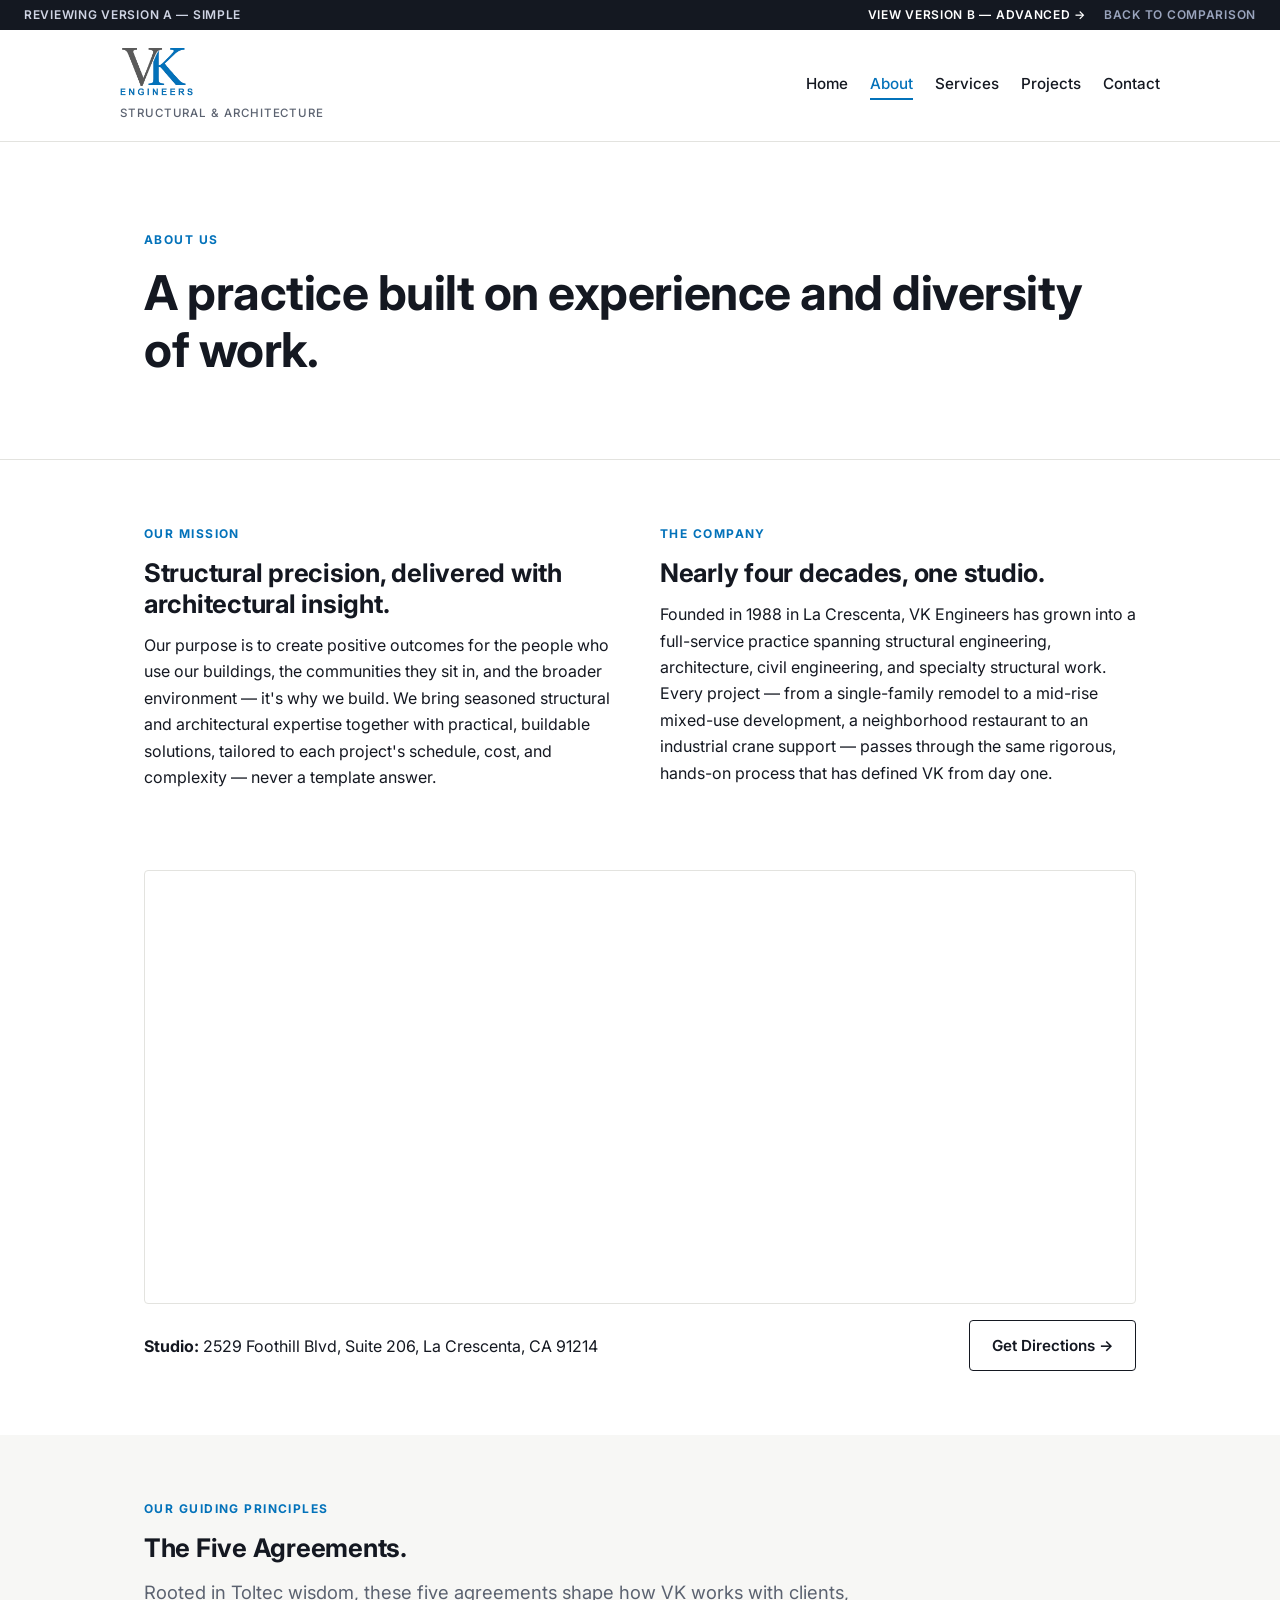
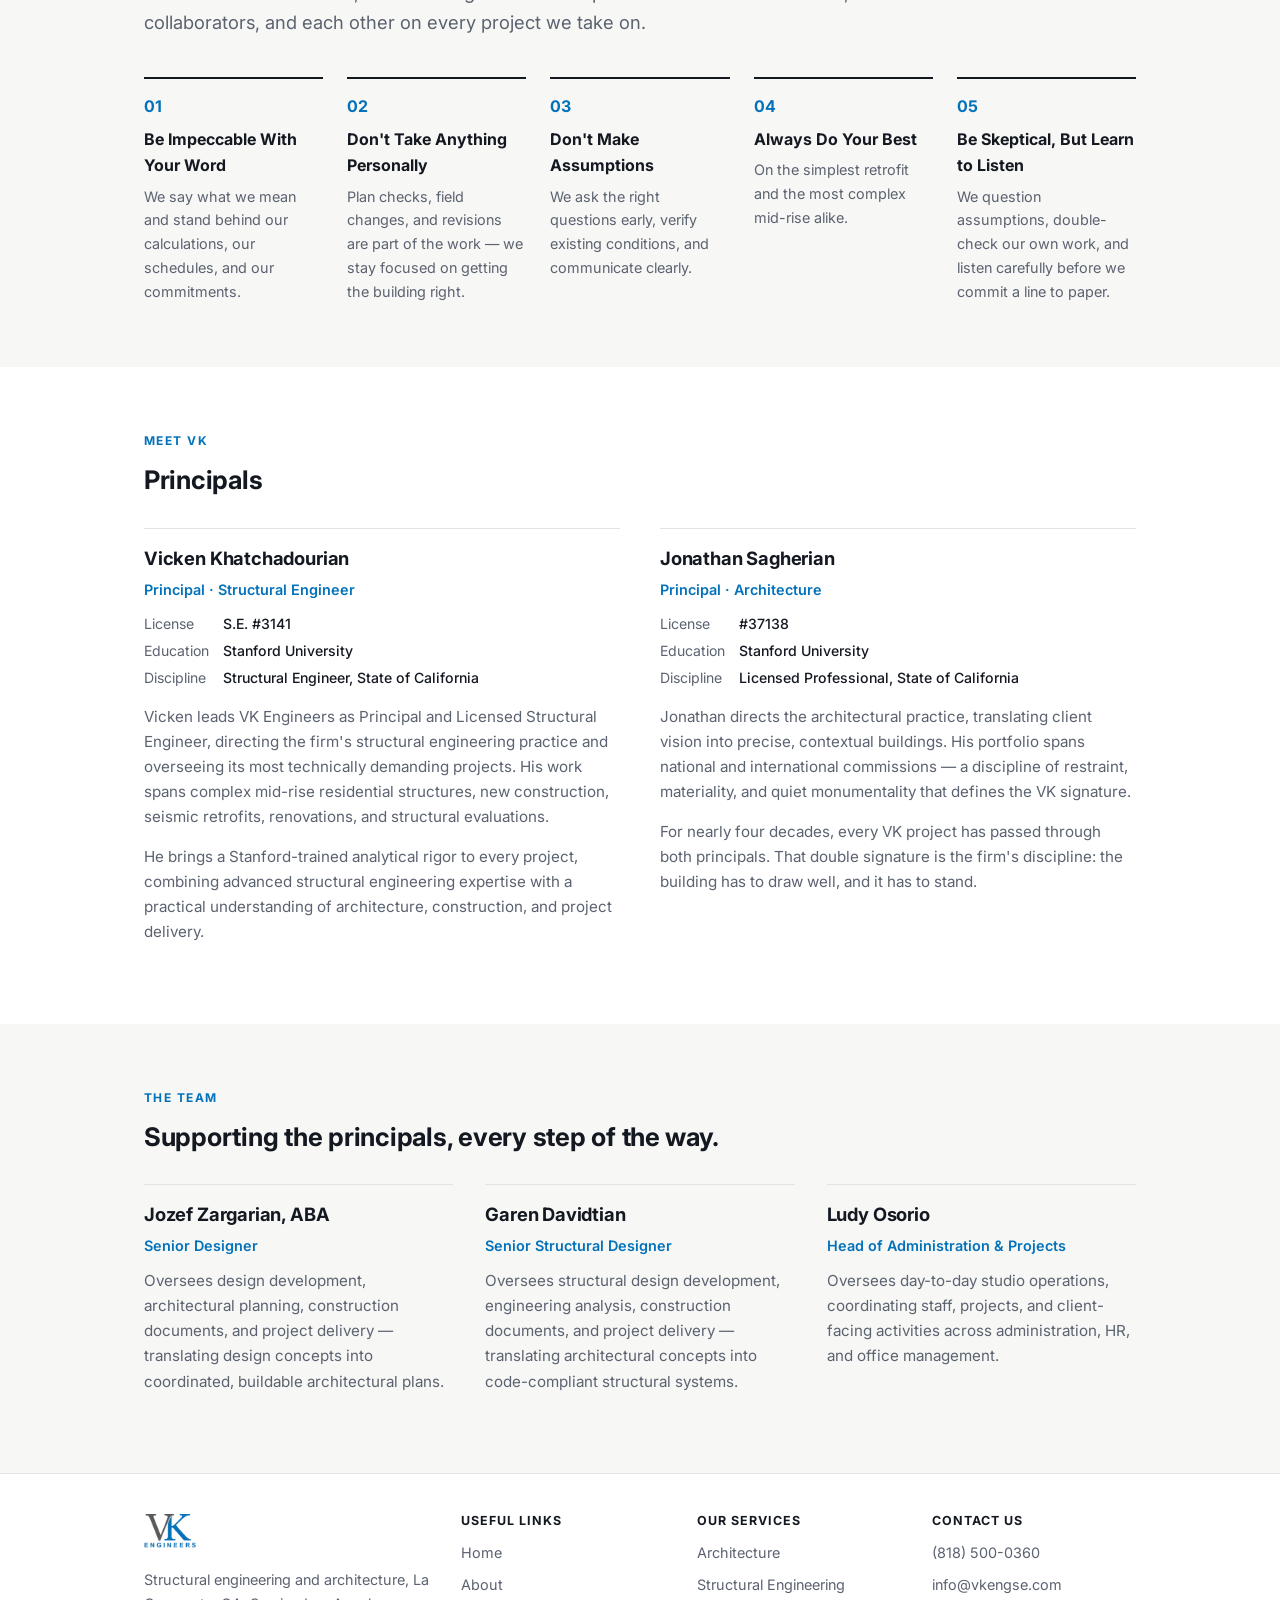
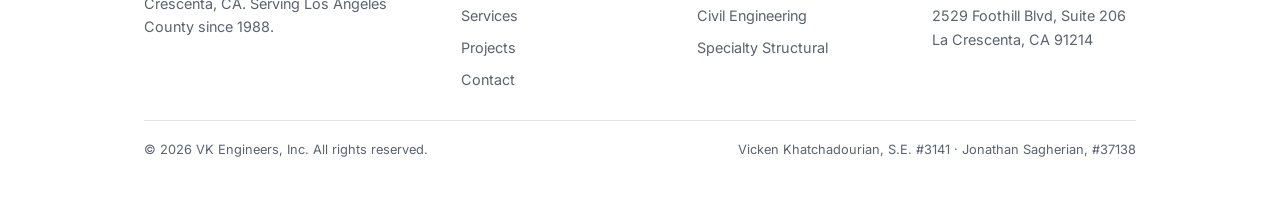
<file: simple/about.html>
<!DOCTYPE html>
<html lang="en">
<head>
<meta charset="UTF-8">
<meta name="viewport" content="width=device-width, initial-scale=1.0">
<title>About Us — VK Engineers, Inc.</title>
<meta name="description" content="VK Engineers, Inc. — founded 1988 in La Crescenta, CA. Meet our principals and team, and the Five Agreements that guide how we work.">
<link rel="preconnect" href="https://fonts.googleapis.com">
<link href="https://fonts.googleapis.com/css2?family=Inter:wght@400;500;600;700;800&display=swap" rel="stylesheet">
<link rel="icon" href="images/favicon.png">
<link rel="stylesheet" href="css/styles.css">
</head>
<body>

<!-- REVIEW BAR — for comparing versions only. DELETE this block (on every page) before going live. -->
<div class="review-bar" style="background:#141821;color:#cfd4e4;font:600 12px/1 Inter,sans-serif;letter-spacing:.06em;text-transform:uppercase;padding:9px 24px;display:flex;justify-content:space-between;flex-wrap:wrap;gap:8px 20px;">
  <span>Reviewing Version A — Simple</span>
  <span><a href="../advanced/about.html" style="color:#fff;margin-right:18px;">View Version B — Advanced →</a><a href="../index.html" style="color:#9aa4bd;">Back to comparison</a></span>
</div>

<!-- HEADER — this same block appears on every page. To change the menu, edit it on each page. -->
<header class="site">
  <div class="wrap site-inner">
    <!-- LOGO -- to change it, replace images/logo.png with a new file of the same name -->
    <a class="brand" href="index.html">
      <img src="images/logo.png" alt="VK Engineers, Inc." width="541" height="354">
      <small>Structural &amp; Architecture</small>
    </a>
    <nav class="main">
      <a href="index.html">Home</a>
      <a href="about.html" aria-current="page">About</a>
      <a href="services.html">Services</a>
      <a href="projects.html">Projects</a>
      <a href="contact.html">Contact</a>
    </nav>
  </div>
</header>

<section class="hero">
  <div class="wrap">
    <span class="kicker">About Us</span>
    <h1>A practice built on experience and diversity of work.</h1>
  </div>
</section>

<!-- MISSION + COMPANY -->
<section>
  <div class="wrap grid-2">
    <div>
      <span class="kicker">Our Mission</span>
      <h2>Structural precision, delivered with architectural insight.</h2>
      <p>
        Our purpose is to create positive outcomes for the people who use our buildings, the
        communities they sit in, and the broader environment — it's why we build. We bring seasoned
        structural and architectural expertise together with practical, buildable solutions,
        tailored to each project's schedule, cost, and complexity — never a template answer.
      </p>
    </div>
    <div>
      <span class="kicker">The Company</span>
      <h2>Nearly four decades, one studio.</h2>
      <p>
        Founded in 1988 in La Crescenta, VK Engineers has grown into a full-service practice
        spanning structural engineering, architecture, civil engineering, and specialty structural
        work. Every project — from a single-family remodel to a mid-rise mixed-use development, a
        neighborhood restaurant to an industrial crane support — passes through the same rigorous,
        hands-on process that has defined VK from day one.
      </p>
    </div>
  </div>
</section>

<!-- OFFICE MAP -->
<section style="padding-top: 0;">
  <div class="wrap">
    <div class="map">
      <iframe title="VK Engineers office location"
        src="https://www.google.com/maps?q=2529+Foothill+Blvd+Suite+206,+La+Crescenta,+CA+91214&output=embed"
        loading="lazy"></iframe>
    </div>
    <div class="map-caption">
      <div><strong>Studio:</strong> 2529 Foothill Blvd, Suite 206, La Crescenta, CA 91214</div>
      <a class="btn" href="https://www.google.com/maps/dir/?api=1&destination=2529+Foothill+Blvd+Suite+206,+La+Crescenta,+CA+91214" target="_blank" rel="noopener">Get Directions →</a>
    </div>
  </div>
</section>

<!-- FIVE AGREEMENTS -->
<section class="alt">
  <div class="wrap">
    <span class="kicker">Our Guiding Principles</span>
    <h2>The Five Agreements.</h2>
    <p class="lead" style="margin-bottom: 40px;">Rooted in Toltec wisdom, these five agreements shape how VK works with clients, collaborators, and each other on every project we take on.</p>
    <ol class="agreements">
      <li><strong>Be Impeccable With Your Word</strong><p>We say what we mean and stand behind our calculations, our schedules, and our commitments.</p></li>
      <li><strong>Don't Take Anything Personally</strong><p>Plan checks, field changes, and revisions are part of the work — we stay focused on getting the building right.</p></li>
      <li><strong>Don't Make Assumptions</strong><p>We ask the right questions early, verify existing conditions, and communicate clearly.</p></li>
      <li><strong>Always Do Your Best</strong><p>On the simplest retrofit and the most complex mid-rise alike.</p></li>
      <li><strong>Be Skeptical, But Learn to Listen</strong><p>We question assumptions, double-check our own work, and listen carefully before we commit a line to paper.</p></li>
    </ol>
  </div>
</section>

<!-- PRINCIPALS -->
<section>
  <div class="wrap">
    <span class="kicker">Meet VK</span>
    <h2>Principals</h2>
    <div class="grid-2" style="margin-top: 32px;">
      <div class="person">
        <h3>Vicken Khatchadourian</h3>
        <div class="role">Principal · Structural Engineer</div>
        <dl>
          <dt>License</dt><dd>S.E. #3141</dd>
          <dt>Education</dt><dd>Stanford University</dd>
          <dt>Discipline</dt><dd>Structural Engineer, State of California</dd>
        </dl>
        <p>Vicken leads VK Engineers as Principal and Licensed Structural Engineer, directing the firm's structural engineering practice and overseeing its most technically demanding projects. His work spans complex mid-rise residential structures, new construction, seismic retrofits, renovations, and structural evaluations.</p>
        <p>He brings a Stanford-trained analytical rigor to every project, combining advanced structural engineering expertise with a practical understanding of architecture, construction, and project delivery.</p>
      </div>
      <div class="person">
        <h3>Jonathan Sagherian</h3>
        <div class="role">Principal · Architecture</div>
        <dl>
          <dt>License</dt><dd>#37138</dd>
          <dt>Education</dt><dd>Stanford University</dd>
          <dt>Discipline</dt><dd>Licensed Professional, State of California</dd>
        </dl>
        <p>Jonathan directs the architectural practice, translating client vision into precise, contextual buildings. His portfolio spans national and international commissions — a discipline of restraint, materiality, and quiet monumentality that defines the VK signature.</p>
        <p>For nearly four decades, every VK project has passed through both principals. That double signature is the firm's discipline: the building has to draw well, and it has to stand.</p>
      </div>
    </div>
  </div>
</section>

<!-- TEAM -->
<section class="alt">
  <div class="wrap">
    <span class="kicker">The Team</span>
    <h2>Supporting the principals, every step of the way.</h2>
    <div class="grid-3" style="margin-top: 32px;">
      <div class="person">
        <h3>Jozef Zargarian, ABA</h3>
        <div class="role">Senior Designer</div>
        <p>Oversees design development, architectural planning, construction documents, and project delivery — translating design concepts into coordinated, buildable architectural plans.</p>
      </div>
      <div class="person">
        <h3>Garen Davidtian</h3>
        <div class="role">Senior Structural Designer</div>
        <p>Oversees structural design development, engineering analysis, construction documents, and project delivery — translating architectural concepts into code-compliant structural systems.</p>
      </div>
      <div class="person">
        <h3>Ludy Osorio</h3>
        <div class="role">Head of Administration &amp; Projects</div>
        <p>Oversees day-to-day studio operations, coordinating staff, projects, and client-facing activities across administration, HR, and office management.</p>
      </div>
    </div>
  </div>
</section>

<!-- FOOTER — this same block appears on every page -->
<footer class="site">
  <div class="wrap">
    <div class="foot">
      <div>
        <a class="brand brand-foot" href="index.html"><img src="images/logo.png" alt="VK Engineers, Inc." width="541" height="354"></a>
        <p style="margin-top: 12px;">Structural engineering and architecture, La Crescenta, CA. Serving Los Angeles County since 1988.</p>
      </div>
      <div>
        <h4>Useful Links</h4>
        <ul>
          <li><a href="index.html">Home</a></li>
          <li><a href="about.html">About</a></li>
          <li><a href="services.html">Services</a></li>
          <li><a href="projects.html">Projects</a></li>
          <li><a href="contact.html">Contact</a></li>
        </ul>
      </div>
      <div>
        <h4>Our Services</h4>
        <ul>
          <li><a href="services.html#architecture">Architecture</a></li>
          <li><a href="services.html#structural">Structural Engineering</a></li>
          <li><a href="services.html#civil">Civil Engineering</a></li>
          <li><a href="services.html#specialty">Specialty Structural</a></li>
        </ul>
      </div>
      <div>
        <h4>Contact Us</h4>
        <ul>
          <li><a href="tel:+18185000360">(818) 500-0360</a></li>
          <li><a href="mailto:info@vkengse.com">info@vkengse.com</a></li>
          <li>2529 Foothill Blvd, Suite 206<br>La Crescenta, CA 91214</li>
        </ul>
      </div>
    </div>
    <div class="copy">
      <span>&copy; 2026 VK Engineers, Inc. All rights reserved.</span>
      <span>Vicken Khatchadourian, S.E. #3141 &middot; Jonathan Sagherian, #37138</span>
    </div>
  </div>
</footer>

<!-- Click-to-edit mode. Only runs when the address ends in ?edit=1 -- see README.
     Normal visitors never load anything from it. -->
<script src="js/edit.js"></script>

</body>
</html>
</file>
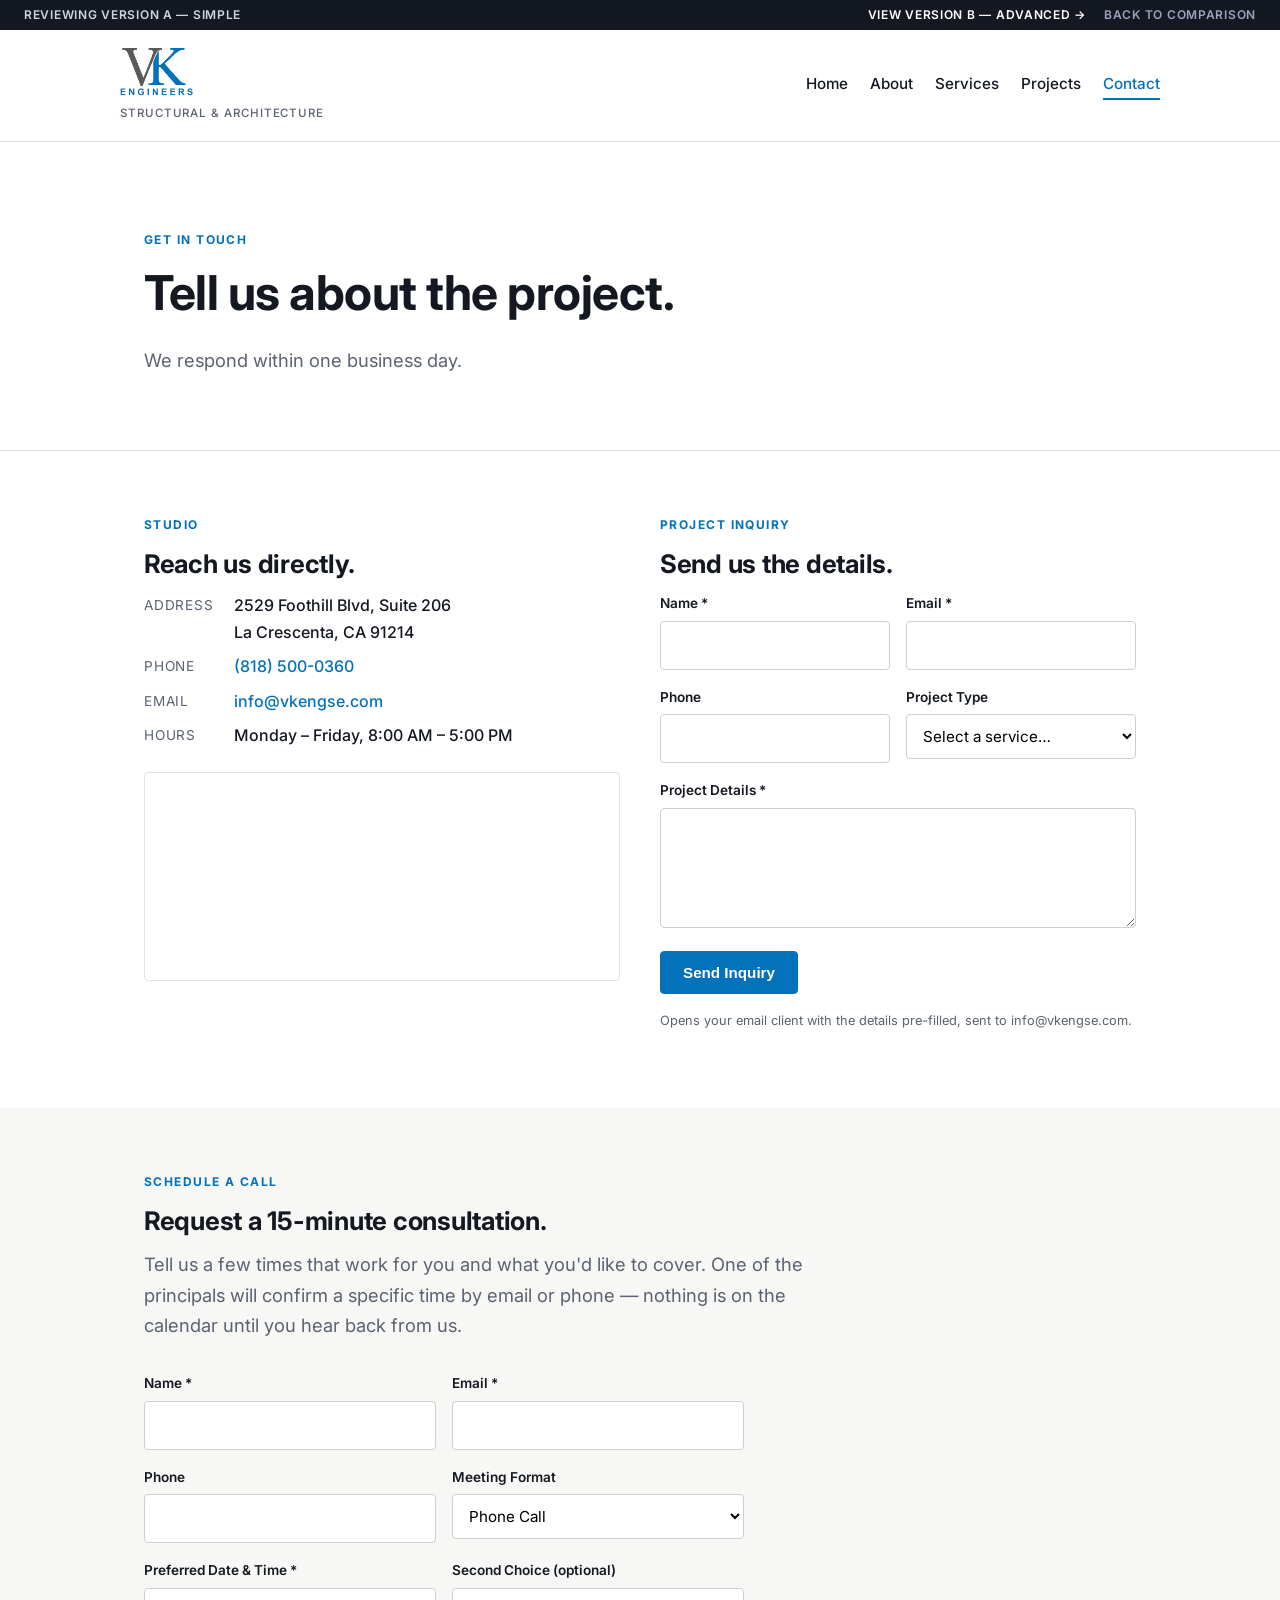
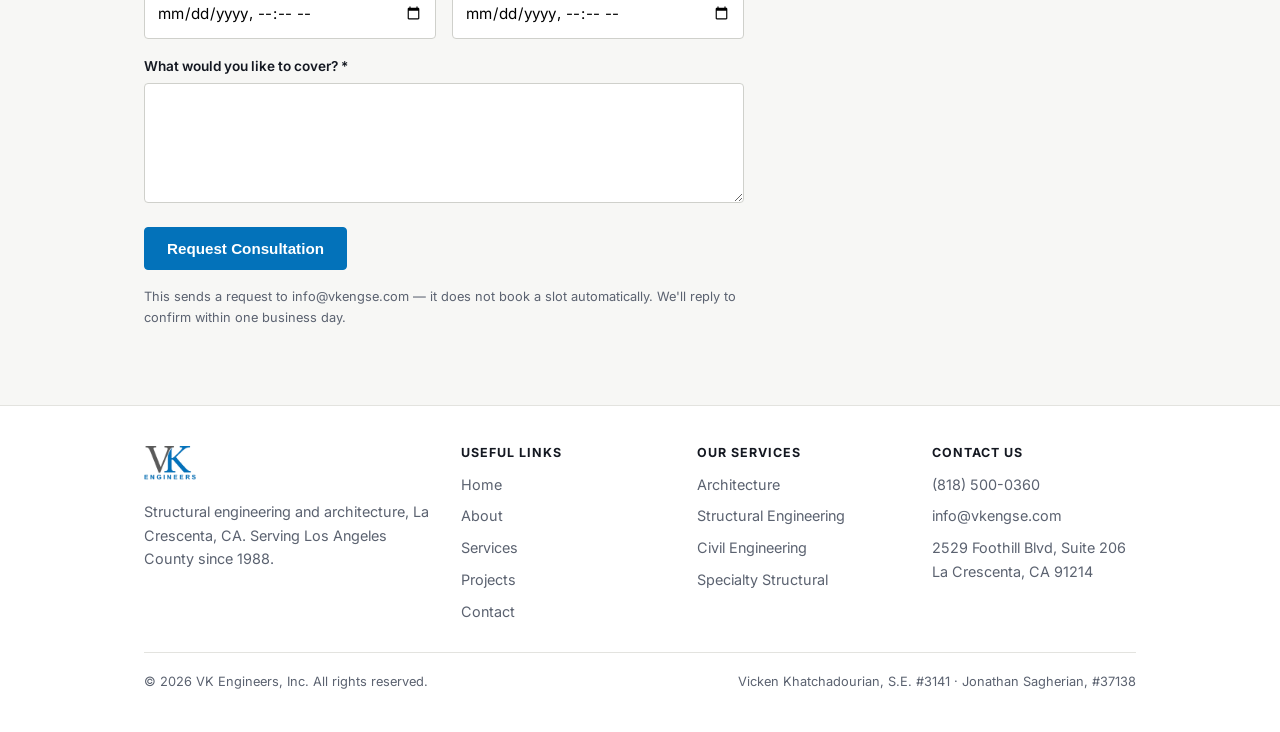
<file: simple/contact.html>
<!DOCTYPE html>
<html lang="en">
<head>
<meta charset="UTF-8">
<meta name="viewport" content="width=device-width, initial-scale=1.0">
<title>Contact &amp; Schedule — VK Engineers, Inc.</title>
<meta name="description" content="Contact VK Engineers, Inc. or request a 15-minute consultation call. La Crescenta, CA — (818) 500-0360.">
<link rel="preconnect" href="https://fonts.googleapis.com">
<link href="https://fonts.googleapis.com/css2?family=Inter:wght@400;500;600;700;800&display=swap" rel="stylesheet">
<link rel="icon" href="images/favicon.png">
<link rel="stylesheet" href="css/styles.css">
</head>
<body>

<!-- REVIEW BAR — for comparing versions only. DELETE this block (on every page) before going live. -->
<div class="review-bar" style="background:#141821;color:#cfd4e4;font:600 12px/1 Inter,sans-serif;letter-spacing:.06em;text-transform:uppercase;padding:9px 24px;display:flex;justify-content:space-between;flex-wrap:wrap;gap:8px 20px;">
  <span>Reviewing Version A — Simple</span>
  <span><a href="../advanced/contact.html" style="color:#fff;margin-right:18px;">View Version B — Advanced →</a><a href="../index.html" style="color:#9aa4bd;">Back to comparison</a></span>
</div>

<!-- HEADER — this same block appears on every page. To change the menu, edit it on each page. -->
<header class="site">
  <div class="wrap site-inner">
    <!-- LOGO -- to change it, replace images/logo.png with a new file of the same name -->
    <a class="brand" href="index.html">
      <img src="images/logo.png" alt="VK Engineers, Inc." width="541" height="354">
      <small>Structural &amp; Architecture</small>
    </a>
    <nav class="main">
      <a href="index.html">Home</a>
      <a href="about.html">About</a>
      <a href="services.html">Services</a>
      <a href="projects.html">Projects</a>
      <a href="contact.html" aria-current="page">Contact</a>
    </nav>
  </div>
</header>

<section class="hero">
  <div class="wrap">
    <span class="kicker">Get In Touch</span>
    <h1>Tell us about the project.</h1>
    <p class="lead">We respond within one business day.</p>
  </div>
</section>

<!-- CONTACT INFO + PROJECT INQUIRY -->
<section>
  <div class="wrap grid-2">
    <div class="info">
      <span class="kicker">Studio</span>
      <h2>Reach us directly.</h2>
      <dl>
        <dt>Address</dt><dd>2529 Foothill Blvd, Suite 206<br>La Crescenta, CA 91214</dd>
        <dt>Phone</dt><dd><a href="tel:+18185000360">(818) 500-0360</a></dd>
        <dt>Email</dt><dd><a href="mailto:info@vkengse.com">info@vkengse.com</a></dd>
        <dt>Hours</dt><dd>Monday – Friday, 8:00 AM – 5:00 PM</dd>
      </dl>
      <div class="map">
        <iframe title="VK Engineers office location"
          src="https://www.google.com/maps?q=2529+Foothill+Blvd+Suite+206,+La+Crescenta,+CA+91214&output=embed"
          loading="lazy"></iframe>
      </div>
    </div>

    <div>
      <span class="kicker">Project Inquiry</span>
      <h2>Send us the details.</h2>
      <!-- This form opens the visitor's email app with the fields filled in — no server needed. -->
      <form action="mailto:info@vkengse.com?subject=Project%20Inquiry" method="post" enctype="text/plain">
        <div class="row">
          <div><label for="name">Name *</label><input type="text" id="name" name="Name" required></div>
          <div><label for="email">Email *</label><input type="email" id="email" name="Email" required></div>
        </div>
        <div class="row">
          <div><label for="phone">Phone</label><input type="tel" id="phone" name="Phone"></div>
          <div>
            <label for="service">Project Type</label>
            <select id="service" name="Project_Type">
              <option value="">Select a service…</option>
              <option>Structural Engineering</option>
              <option>Architecture</option>
              <option>Civil Engineering</option>
              <option>Seismic / Soft-Story Retrofit</option>
              <option>Plan Review</option>
              <option>Construction Administration</option>
              <option>Other</option>
            </select>
          </div>
        </div>
        <div><label for="details">Project Details *</label><textarea id="details" name="Project_Details" required></textarea></div>
        <div><button type="submit" class="btn primary">Send Inquiry</button></div>
        <p class="note">Opens your email client with the details pre-filled, sent to info@vkengse.com.</p>
      </form>
    </div>
  </div>
</section>

<!-- SCHEDULE A CONSULTATION — a request, not an instant booking -->
<section class="alt" id="schedule">
  <div class="wrap">
    <span class="kicker">Schedule a Call</span>
    <h2>Request a 15-minute consultation.</h2>
    <p class="lead" style="margin-bottom: 32px;">
      Tell us a few times that work for you and what you'd like to cover. One of the principals
      will confirm a specific time by email or phone — nothing is on the calendar until you hear
      back from us.
    </p>
    <form action="mailto:info@vkengse.com?subject=Consultation%20Request" method="post" enctype="text/plain">
      <div class="row">
        <div><label for="s-name">Name *</label><input type="text" id="s-name" name="Name" required></div>
        <div><label for="s-email">Email *</label><input type="email" id="s-email" name="Email" required></div>
      </div>
      <div class="row">
        <div><label for="s-phone">Phone</label><input type="tel" id="s-phone" name="Phone"></div>
        <div>
          <label for="s-format">Meeting Format</label>
          <select id="s-format" name="Format"><option>Phone Call</option><option>Video Call</option></select>
        </div>
      </div>
      <div class="row">
        <div><label for="s-date1">Preferred Date &amp; Time *</label><input type="datetime-local" id="s-date1" name="Preferred_Time" required></div>
        <div><label for="s-date2">Second Choice (optional)</label><input type="datetime-local" id="s-date2" name="Second_Choice"></div>
      </div>
      <div><label for="s-reason">What would you like to cover? *</label><textarea id="s-reason" name="Topic" required></textarea></div>
      <div><button type="submit" class="btn primary">Request Consultation</button></div>
      <p class="note">This sends a request to info@vkengse.com — it does not book a slot automatically. We'll reply to confirm within one business day.</p>
    </form>
  </div>
</section>

<!-- FOOTER — this same block appears on every page -->
<footer class="site">
  <div class="wrap">
    <div class="foot">
      <div>
        <a class="brand brand-foot" href="index.html"><img src="images/logo.png" alt="VK Engineers, Inc." width="541" height="354"></a>
        <p style="margin-top: 12px;">Structural engineering and architecture, La Crescenta, CA. Serving Los Angeles County since 1988.</p>
      </div>
      <div>
        <h4>Useful Links</h4>
        <ul>
          <li><a href="index.html">Home</a></li>
          <li><a href="about.html">About</a></li>
          <li><a href="services.html">Services</a></li>
          <li><a href="projects.html">Projects</a></li>
          <li><a href="contact.html">Contact</a></li>
        </ul>
      </div>
      <div>
        <h4>Our Services</h4>
        <ul>
          <li><a href="services.html#architecture">Architecture</a></li>
          <li><a href="services.html#structural">Structural Engineering</a></li>
          <li><a href="services.html#civil">Civil Engineering</a></li>
          <li><a href="services.html#specialty">Specialty Structural</a></li>
        </ul>
      </div>
      <div>
        <h4>Contact Us</h4>
        <ul>
          <li><a href="tel:+18185000360">(818) 500-0360</a></li>
          <li><a href="mailto:info@vkengse.com">info@vkengse.com</a></li>
          <li>2529 Foothill Blvd, Suite 206<br>La Crescenta, CA 91214</li>
        </ul>
      </div>
    </div>
    <div class="copy">
      <span>&copy; 2026 VK Engineers, Inc. All rights reserved.</span>
      <span>Vicken Khatchadourian, S.E. #3141 &middot; Jonathan Sagherian, #37138</span>
    </div>
  </div>
</footer>

<!-- Click-to-edit mode. Only runs when the address ends in ?edit=1 -- see README.
     Normal visitors never load anything from it. -->
<script src="js/edit.js"></script>

</body>
</html>
</file>
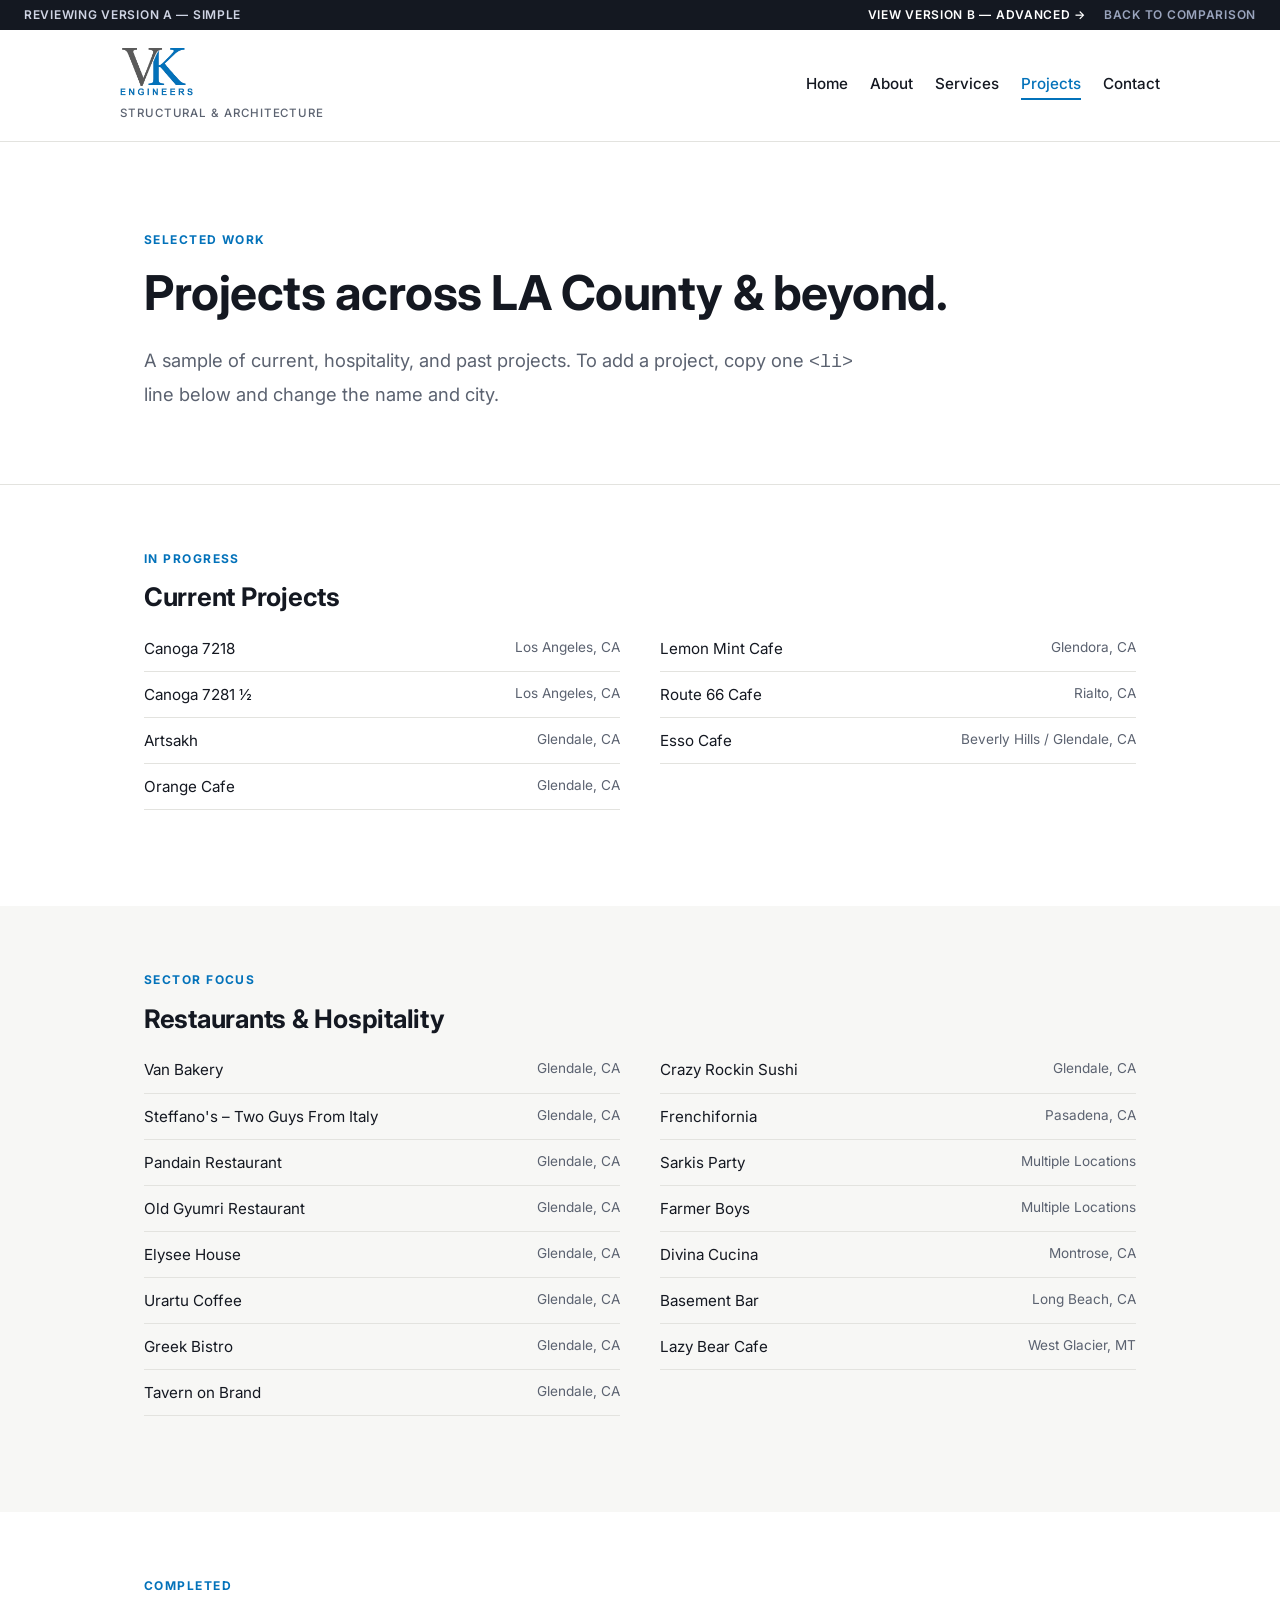
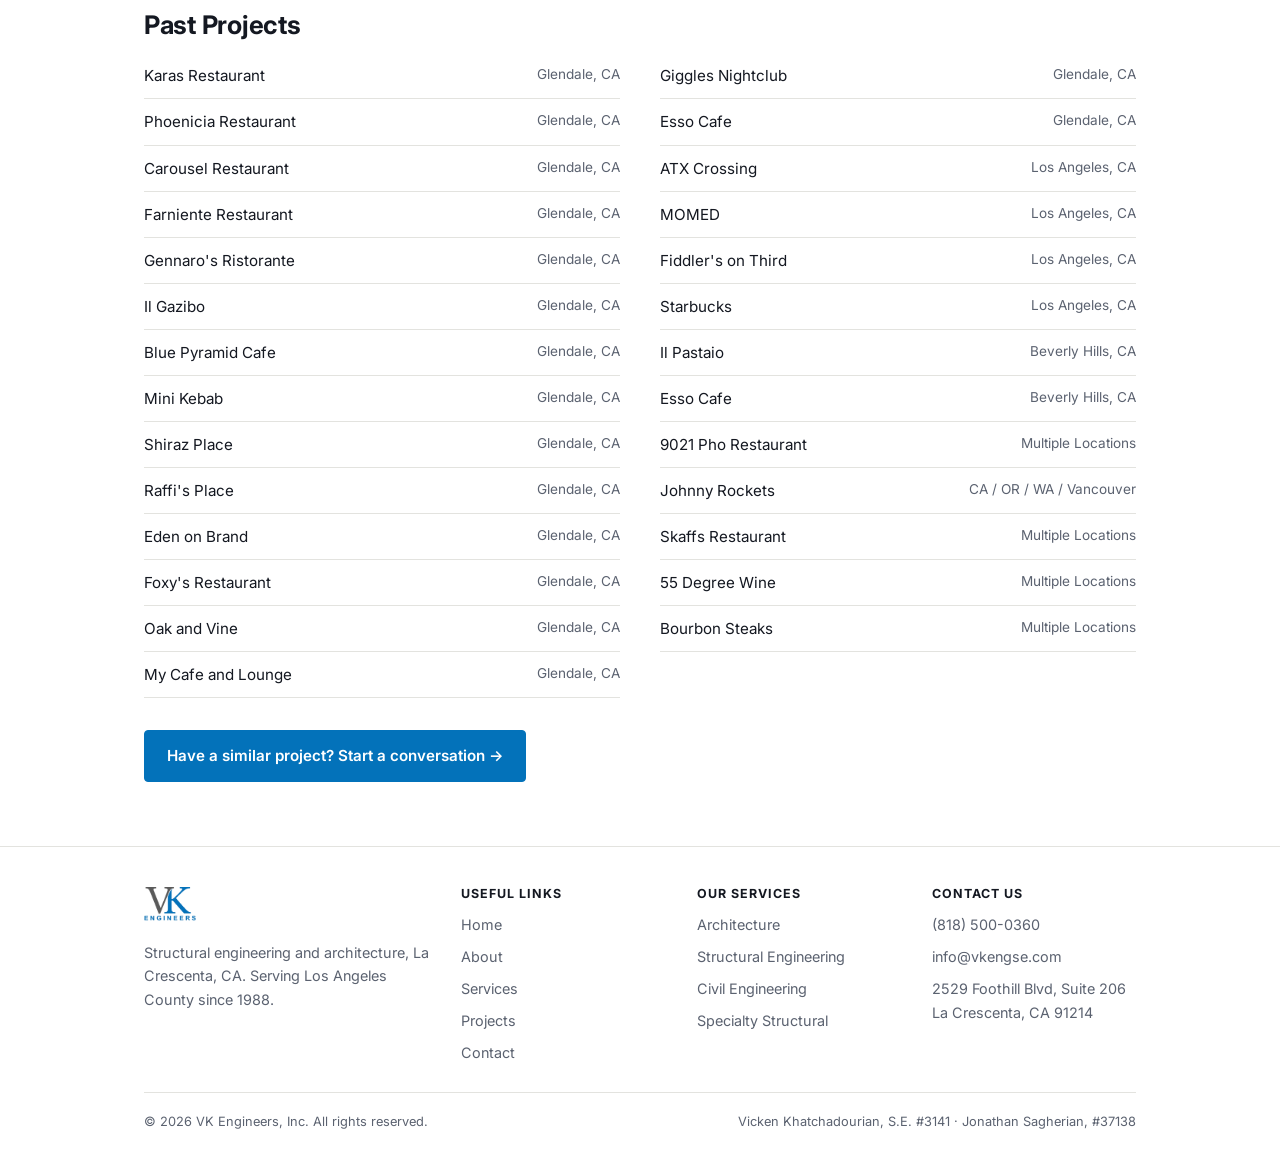
<file: simple/projects.html>
<!DOCTYPE html>
<html lang="en">
<head>
<meta charset="UTF-8">
<meta name="viewport" content="width=device-width, initial-scale=1.0">
<title>Projects — VK Engineers, Inc.</title>
<meta name="description" content="Current, hospitality, and past projects from VK Engineers, Inc. across Los Angeles County and beyond.">
<link rel="preconnect" href="https://fonts.googleapis.com">
<link href="https://fonts.googleapis.com/css2?family=Inter:wght@400;500;600;700;800&display=swap" rel="stylesheet">
<link rel="icon" href="images/favicon.png">
<link rel="stylesheet" href="css/styles.css">
</head>
<body>

<!-- REVIEW BAR — for comparing versions only. DELETE this block (on every page) before going live. -->
<div class="review-bar" style="background:#141821;color:#cfd4e4;font:600 12px/1 Inter,sans-serif;letter-spacing:.06em;text-transform:uppercase;padding:9px 24px;display:flex;justify-content:space-between;flex-wrap:wrap;gap:8px 20px;">
  <span>Reviewing Version A — Simple</span>
  <span><a href="../advanced/projects.html" style="color:#fff;margin-right:18px;">View Version B — Advanced →</a><a href="../index.html" style="color:#9aa4bd;">Back to comparison</a></span>
</div>

<!-- HEADER — this same block appears on every page. To change the menu, edit it on each page. -->
<header class="site">
  <div class="wrap site-inner">
    <!-- LOGO -- to change it, replace images/logo.png with a new file of the same name -->
    <a class="brand" href="index.html">
      <img src="images/logo.png" alt="VK Engineers, Inc." width="541" height="354">
      <small>Structural &amp; Architecture</small>
    </a>
    <nav class="main">
      <a href="index.html">Home</a>
      <a href="about.html">About</a>
      <a href="services.html">Services</a>
      <a href="projects.html" aria-current="page">Projects</a>
      <a href="contact.html">Contact</a>
    </nav>
  </div>
</header>

<section class="hero">
  <div class="wrap">
    <span class="kicker">Selected Work</span>
    <h1>Projects across LA County &amp; beyond.</h1>
    <p class="lead">A sample of current, hospitality, and past projects. To add a project, copy one <code>&lt;li&gt;</code> line below and change the name and city.</p>
  </div>
</section>

<!-- CURRENT PROJECTS -->
<section>
  <div class="wrap">
    <span class="kicker">In Progress</span>
    <h2>Current Projects</h2>
    <ul class="plist">
      <li>Canoga 7218 <span>Los Angeles, CA</span></li>
      <li>Canoga 7281 ½ <span>Los Angeles, CA</span></li>
      <li>Artsakh <span>Glendale, CA</span></li>
      <li>Orange Cafe <span>Glendale, CA</span></li>
      <li>Lemon Mint Cafe <span>Glendora, CA</span></li>
      <li>Route 66 Cafe <span>Rialto, CA</span></li>
      <li>Esso Cafe <span>Beverly Hills / Glendale, CA</span></li>
    </ul>
  </div>
</section>

<!-- RESTAURANTS & HOSPITALITY -->
<section class="alt">
  <div class="wrap">
    <span class="kicker">Sector Focus</span>
    <h2>Restaurants &amp; Hospitality</h2>
    <ul class="plist">
      <li>Van Bakery <span>Glendale, CA</span></li>
      <li>Steffano's – Two Guys From Italy <span>Glendale, CA</span></li>
      <li>Pandain Restaurant <span>Glendale, CA</span></li>
      <li>Old Gyumri Restaurant <span>Glendale, CA</span></li>
      <li>Elysee House <span>Glendale, CA</span></li>
      <li>Urartu Coffee <span>Glendale, CA</span></li>
      <li>Greek Bistro <span>Glendale, CA</span></li>
      <li>Tavern on Brand <span>Glendale, CA</span></li>
      <li>Crazy Rockin Sushi <span>Glendale, CA</span></li>
      <li>Frenchifornia <span>Pasadena, CA</span></li>
      <li>Sarkis Party <span>Multiple Locations</span></li>
      <li>Farmer Boys <span>Multiple Locations</span></li>
      <li>Divina Cucina <span>Montrose, CA</span></li>
      <li>Basement Bar <span>Long Beach, CA</span></li>
      <li>Lazy Bear Cafe <span>West Glacier, MT</span></li>
    </ul>
  </div>
</section>

<!-- PAST PROJECTS -->
<section>
  <div class="wrap">
    <span class="kicker">Completed</span>
    <h2>Past Projects</h2>
    <ul class="plist">
      <li>Karas Restaurant <span>Glendale, CA</span></li>
      <li>Phoenicia Restaurant <span>Glendale, CA</span></li>
      <li>Carousel Restaurant <span>Glendale, CA</span></li>
      <li>Farniente Restaurant <span>Glendale, CA</span></li>
      <li>Gennaro's Ristorante <span>Glendale, CA</span></li>
      <li>Il Gazibo <span>Glendale, CA</span></li>
      <li>Blue Pyramid Cafe <span>Glendale, CA</span></li>
      <li>Mini Kebab <span>Glendale, CA</span></li>
      <li>Shiraz Place <span>Glendale, CA</span></li>
      <li>Raffi's Place <span>Glendale, CA</span></li>
      <li>Eden on Brand <span>Glendale, CA</span></li>
      <li>Foxy's Restaurant <span>Glendale, CA</span></li>
      <li>Oak and Vine <span>Glendale, CA</span></li>
      <li>My Cafe and Lounge <span>Glendale, CA</span></li>
      <li>Giggles Nightclub <span>Glendale, CA</span></li>
      <li>Esso Cafe <span>Glendale, CA</span></li>
      <li>ATX Crossing <span>Los Angeles, CA</span></li>
      <li>MOMED <span>Los Angeles, CA</span></li>
      <li>Fiddler's on Third <span>Los Angeles, CA</span></li>
      <li>Starbucks <span>Los Angeles, CA</span></li>
      <li>Il Pastaio <span>Beverly Hills, CA</span></li>
      <li>Esso Cafe <span>Beverly Hills, CA</span></li>
      <li>9021 Pho Restaurant <span>Multiple Locations</span></li>
      <li>Johnny Rockets <span>CA / OR / WA / Vancouver</span></li>
      <li>Skaffs Restaurant <span>Multiple Locations</span></li>
      <li>55 Degree Wine <span>Multiple Locations</span></li>
      <li>Bourbon Steaks <span>Multiple Locations</span></li>
    </ul>
    <div class="actions">
      <a class="btn primary" href="contact.html">Have a similar project? Start a conversation →</a>
    </div>
  </div>
</section>

<!-- FOOTER — this same block appears on every page -->
<footer class="site">
  <div class="wrap">
    <div class="foot">
      <div>
        <a class="brand brand-foot" href="index.html"><img src="images/logo.png" alt="VK Engineers, Inc." width="541" height="354"></a>
        <p style="margin-top: 12px;">Structural engineering and architecture, La Crescenta, CA. Serving Los Angeles County since 1988.</p>
      </div>
      <div>
        <h4>Useful Links</h4>
        <ul>
          <li><a href="index.html">Home</a></li>
          <li><a href="about.html">About</a></li>
          <li><a href="services.html">Services</a></li>
          <li><a href="projects.html">Projects</a></li>
          <li><a href="contact.html">Contact</a></li>
        </ul>
      </div>
      <div>
        <h4>Our Services</h4>
        <ul>
          <li><a href="services.html#architecture">Architecture</a></li>
          <li><a href="services.html#structural">Structural Engineering</a></li>
          <li><a href="services.html#civil">Civil Engineering</a></li>
          <li><a href="services.html#specialty">Specialty Structural</a></li>
        </ul>
      </div>
      <div>
        <h4>Contact Us</h4>
        <ul>
          <li><a href="tel:+18185000360">(818) 500-0360</a></li>
          <li><a href="mailto:info@vkengse.com">info@vkengse.com</a></li>
          <li>2529 Foothill Blvd, Suite 206<br>La Crescenta, CA 91214</li>
        </ul>
      </div>
    </div>
    <div class="copy">
      <span>&copy; 2026 VK Engineers, Inc. All rights reserved.</span>
      <span>Vicken Khatchadourian, S.E. #3141 &middot; Jonathan Sagherian, #37138</span>
    </div>
  </div>
</footer>

<!-- Click-to-edit mode. Only runs when the address ends in ?edit=1 -- see README.
     Normal visitors never load anything from it. -->
<script src="js/edit.js"></script>

</body>
</html>
</file>
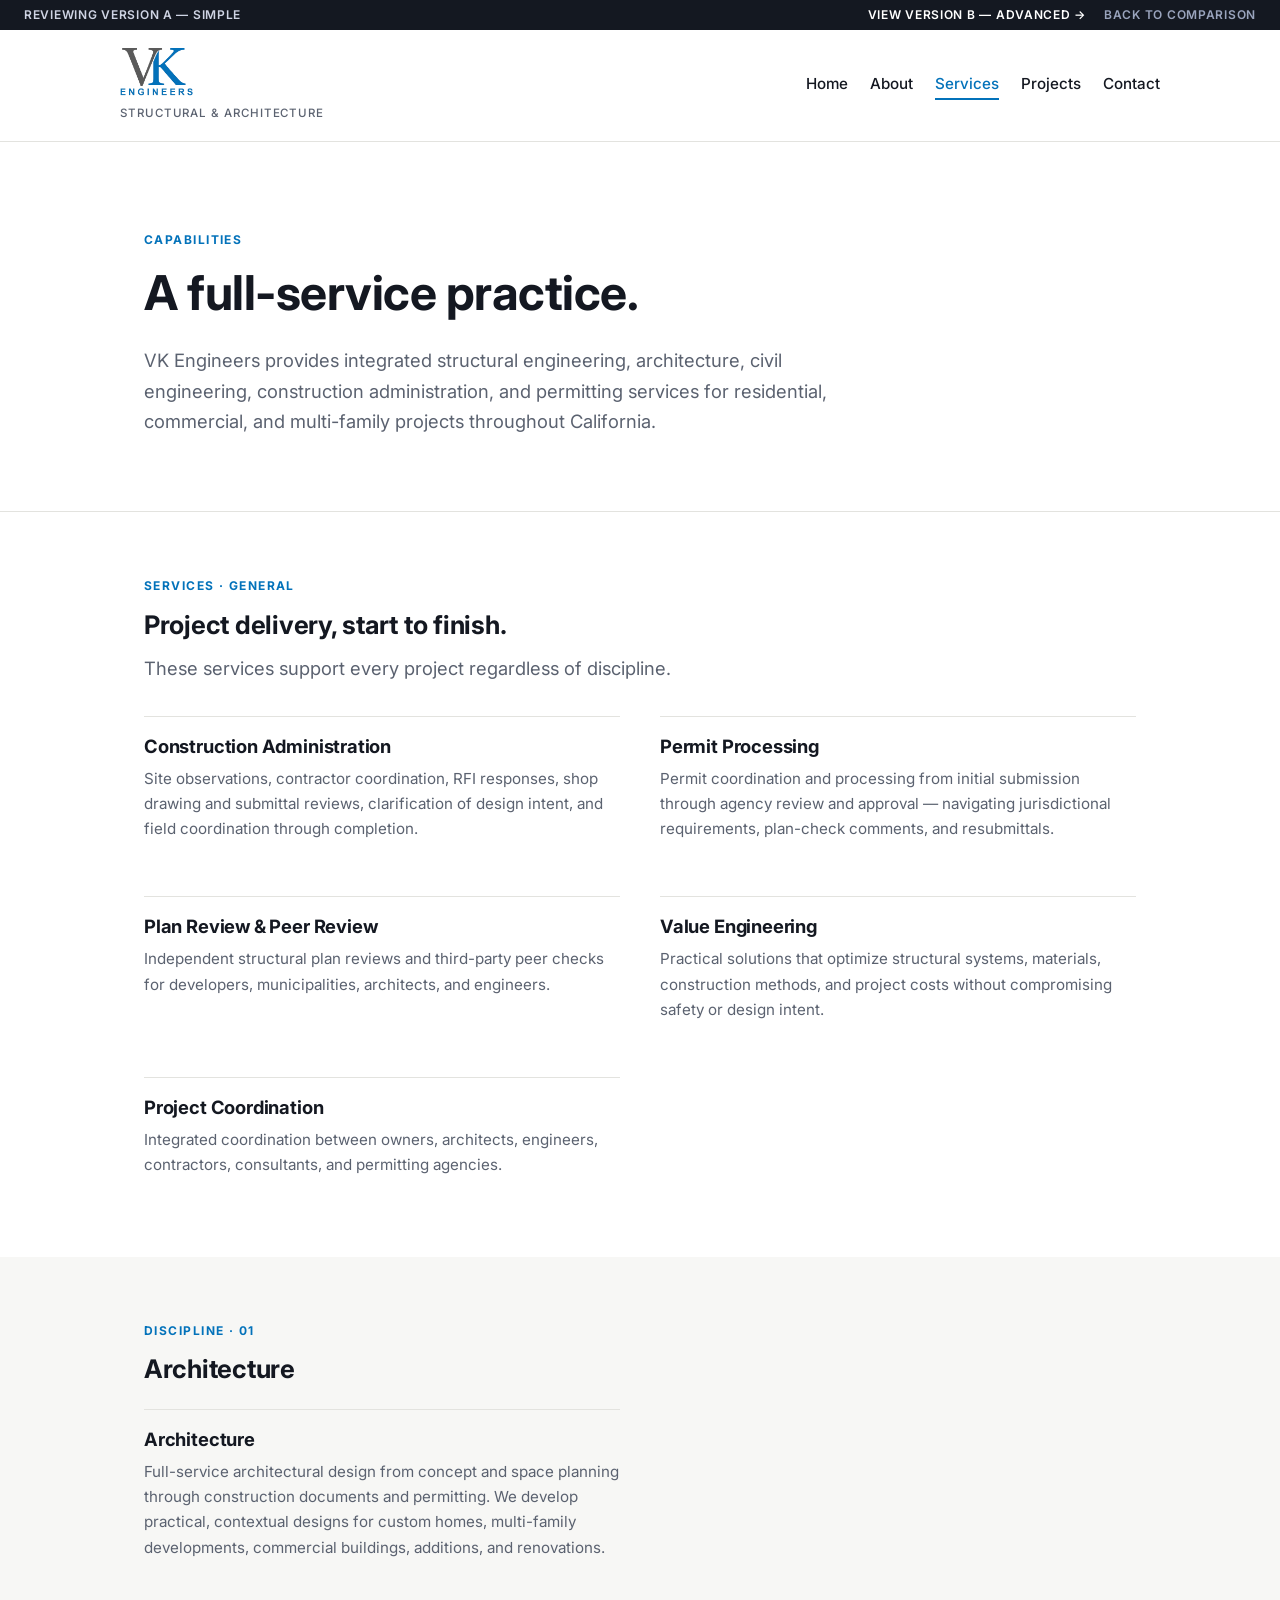
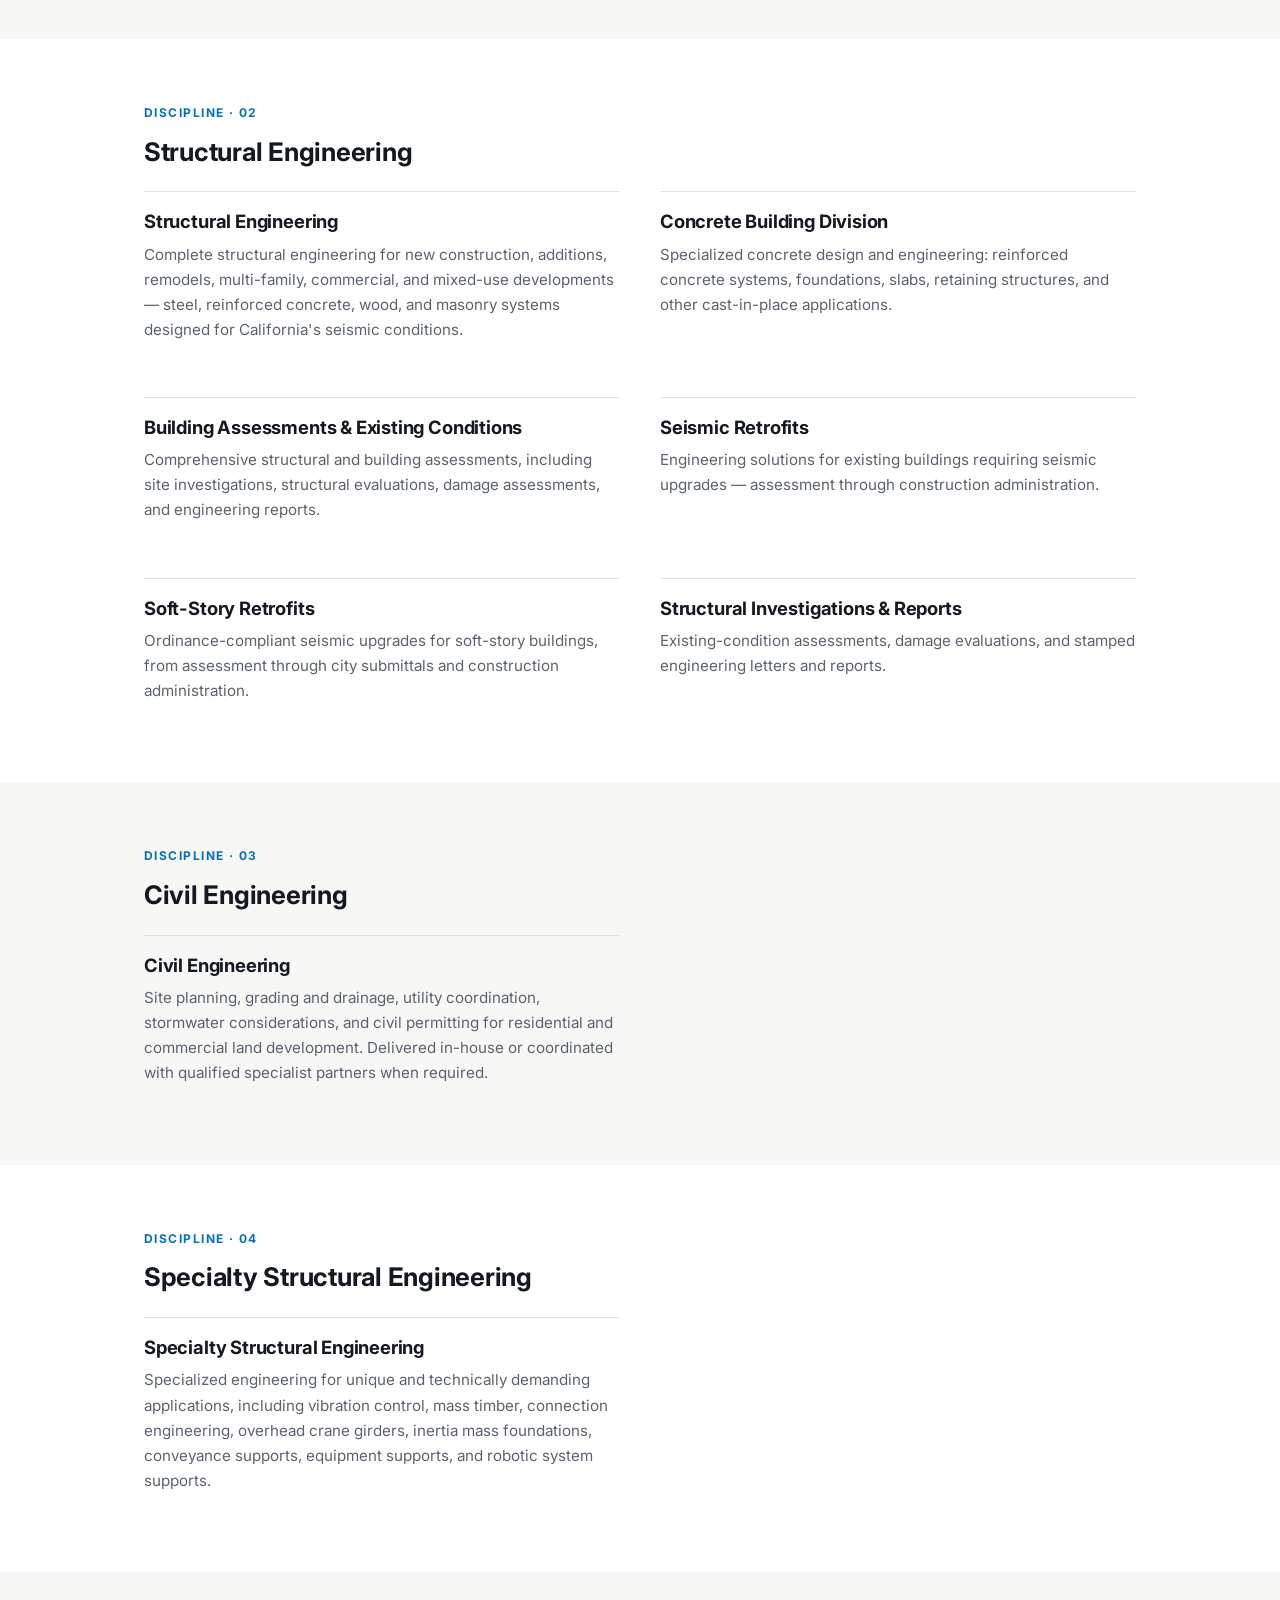
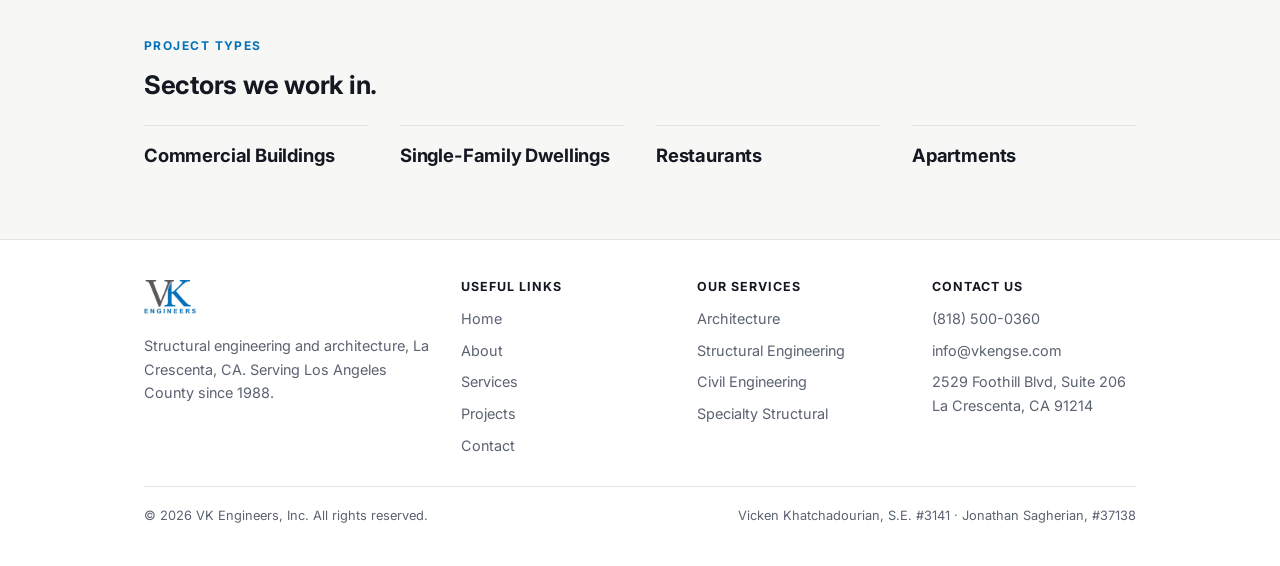
<file: simple/services.html>
<!DOCTYPE html>
<html lang="en">
<head>
<meta charset="UTF-8">
<meta name="viewport" content="width=device-width, initial-scale=1.0">
<title>Services — VK Engineers, Inc.</title>
<meta name="description" content="Structural engineering, architecture, civil engineering, and specialty structural services from VK Engineers, Inc. — La Crescenta, CA.">
<link rel="preconnect" href="https://fonts.googleapis.com">
<link href="https://fonts.googleapis.com/css2?family=Inter:wght@400;500;600;700;800&display=swap" rel="stylesheet">
<link rel="icon" href="images/favicon.png">
<link rel="stylesheet" href="css/styles.css">
</head>
<body>

<!-- REVIEW BAR — for comparing versions only. DELETE this block (on every page) before going live. -->
<div class="review-bar" style="background:#141821;color:#cfd4e4;font:600 12px/1 Inter,sans-serif;letter-spacing:.06em;text-transform:uppercase;padding:9px 24px;display:flex;justify-content:space-between;flex-wrap:wrap;gap:8px 20px;">
  <span>Reviewing Version A — Simple</span>
  <span><a href="../advanced/services.html" style="color:#fff;margin-right:18px;">View Version B — Advanced →</a><a href="../index.html" style="color:#9aa4bd;">Back to comparison</a></span>
</div>

<!-- HEADER — this same block appears on every page. To change the menu, edit it on each page. -->
<header class="site">
  <div class="wrap site-inner">
    <!-- LOGO -- to change it, replace images/logo.png with a new file of the same name -->
    <a class="brand" href="index.html">
      <img src="images/logo.png" alt="VK Engineers, Inc." width="541" height="354">
      <small>Structural &amp; Architecture</small>
    </a>
    <nav class="main">
      <a href="index.html">Home</a>
      <a href="about.html">About</a>
      <a href="services.html" aria-current="page">Services</a>
      <a href="projects.html">Projects</a>
      <a href="contact.html">Contact</a>
    </nav>
  </div>
</header>

<section class="hero">
  <div class="wrap">
    <span class="kicker">Capabilities</span>
    <h1>A full-service practice.</h1>
    <p class="lead">
      VK Engineers provides integrated structural engineering, architecture, civil engineering,
      construction administration, and permitting services for residential, commercial, and
      multi-family projects throughout California.
    </p>
  </div>
</section>

<!-- GENERAL / PROJECT DELIVERY -->
<section id="general">
  <div class="wrap">
    <span class="kicker">Services · General</span>
    <h2>Project delivery, start to finish.</h2>
    <p class="lead" style="margin-bottom: 32px;">These services support every project regardless of discipline.</p>
    <div class="grid-2">
      <div class="item"><h3>Construction Administration</h3><p>Site observations, contractor coordination, RFI responses, shop drawing and submittal reviews, clarification of design intent, and field coordination through completion.</p></div>
      <div class="item"><h3>Permit Processing</h3><p>Permit coordination and processing from initial submission through agency review and approval — navigating jurisdictional requirements, plan-check comments, and resubmittals.</p></div>
      <div class="item"><h3>Plan Review &amp; Peer Review</h3><p>Independent structural plan reviews and third-party peer checks for developers, municipalities, architects, and engineers.</p></div>
      <div class="item"><h3>Value Engineering</h3><p>Practical solutions that optimize structural systems, materials, construction methods, and project costs without compromising safety or design intent.</p></div>
      <div class="item"><h3>Project Coordination</h3><p>Integrated coordination between owners, architects, engineers, contractors, consultants, and permitting agencies.</p></div>
    </div>
  </div>
</section>

<!-- ARCHITECTURE -->
<section class="alt" id="architecture">
  <div class="wrap">
    <span class="kicker">Discipline · 01</span>
    <h2>Architecture</h2>
    <div class="grid-2" style="margin-top: 24px;">
      <div class="item"><h3>Architecture</h3><p>Full-service architectural design from concept and space planning through construction documents and permitting. We develop practical, contextual designs for custom homes, multi-family developments, commercial buildings, additions, and renovations.</p></div>
    </div>
  </div>
</section>

<!-- STRUCTURAL -->
<section id="structural">
  <div class="wrap">
    <span class="kicker">Discipline · 02</span>
    <h2>Structural Engineering</h2>
    <div class="grid-2" style="margin-top: 24px;">
      <div class="item"><h3>Structural Engineering</h3><p>Complete structural engineering for new construction, additions, remodels, multi-family, commercial, and mixed-use developments — steel, reinforced concrete, wood, and masonry systems designed for California's seismic conditions.</p></div>
      <div class="item"><h3>Concrete Building Division</h3><p>Specialized concrete design and engineering: reinforced concrete systems, foundations, slabs, retaining structures, and other cast-in-place applications.</p></div>
      <div class="item"><h3>Building Assessments &amp; Existing Conditions</h3><p>Comprehensive structural and building assessments, including site investigations, structural evaluations, damage assessments, and engineering reports.</p></div>
      <div class="item"><h3>Seismic Retrofits</h3><p>Engineering solutions for existing buildings requiring seismic upgrades — assessment through construction administration.</p></div>
      <div class="item"><h3>Soft-Story Retrofits</h3><p>Ordinance-compliant seismic upgrades for soft-story buildings, from assessment through city submittals and construction administration.</p></div>
      <div class="item"><h3>Structural Investigations &amp; Reports</h3><p>Existing-condition assessments, damage evaluations, and stamped engineering letters and reports.</p></div>
    </div>
  </div>
</section>

<!-- CIVIL -->
<section class="alt" id="civil">
  <div class="wrap">
    <span class="kicker">Discipline · 03</span>
    <h2>Civil Engineering</h2>
    <div class="grid-2" style="margin-top: 24px;">
      <div class="item"><h3>Civil Engineering</h3><p>Site planning, grading and drainage, utility coordination, stormwater considerations, and civil permitting for residential and commercial land development. Delivered in-house or coordinated with qualified specialist partners when required.</p></div>
    </div>
  </div>
</section>

<!-- SPECIALTY -->
<section id="specialty">
  <div class="wrap">
    <span class="kicker">Discipline · 04</span>
    <h2>Specialty Structural Engineering</h2>
    <div class="grid-2" style="margin-top: 24px;">
      <div class="item"><h3>Specialty Structural Engineering</h3><p>Specialized engineering for unique and technically demanding applications, including vibration control, mass timber, connection engineering, overhead crane girders, inertia mass foundations, conveyance supports, equipment supports, and robotic system supports.</p></div>
    </div>
  </div>
</section>

<!-- SECTORS -->
<section class="alt">
  <div class="wrap">
    <span class="kicker">Project Types</span>
    <h2>Sectors we work in.</h2>
    <div class="grid-4" style="margin-top: 24px;">
      <div class="item"><h3>Commercial Buildings</h3></div>
      <div class="item"><h3>Single-Family Dwellings</h3></div>
      <div class="item"><h3>Restaurants</h3></div>
      <div class="item"><h3>Apartments</h3></div>
    </div>
  </div>
</section>

<!-- FOOTER — this same block appears on every page -->
<footer class="site">
  <div class="wrap">
    <div class="foot">
      <div>
        <a class="brand brand-foot" href="index.html"><img src="images/logo.png" alt="VK Engineers, Inc." width="541" height="354"></a>
        <p style="margin-top: 12px;">Structural engineering and architecture, La Crescenta, CA. Serving Los Angeles County since 1988.</p>
      </div>
      <div>
        <h4>Useful Links</h4>
        <ul>
          <li><a href="index.html">Home</a></li>
          <li><a href="about.html">About</a></li>
          <li><a href="services.html">Services</a></li>
          <li><a href="projects.html">Projects</a></li>
          <li><a href="contact.html">Contact</a></li>
        </ul>
      </div>
      <div>
        <h4>Our Services</h4>
        <ul>
          <li><a href="services.html#architecture">Architecture</a></li>
          <li><a href="services.html#structural">Structural Engineering</a></li>
          <li><a href="services.html#civil">Civil Engineering</a></li>
          <li><a href="services.html#specialty">Specialty Structural</a></li>
        </ul>
      </div>
      <div>
        <h4>Contact Us</h4>
        <ul>
          <li><a href="tel:+18185000360">(818) 500-0360</a></li>
          <li><a href="mailto:info@vkengse.com">info@vkengse.com</a></li>
          <li>2529 Foothill Blvd, Suite 206<br>La Crescenta, CA 91214</li>
        </ul>
      </div>
    </div>
    <div class="copy">
      <span>&copy; 2026 VK Engineers, Inc. All rights reserved.</span>
      <span>Vicken Khatchadourian, S.E. #3141 &middot; Jonathan Sagherian, #37138</span>
    </div>
  </div>
</footer>

<!-- Click-to-edit mode. Only runs when the address ends in ?edit=1 -- see README.
     Normal visitors never load anything from it. -->
<script src="js/edit.js"></script>

</body>
</html>
</file>
<file: advanced/css/styles.css>
/* ==========================================================================
   VK ENGINEERS — SITE STYLES

   Quick edit guide:
   - Colors, fonts, and spacing are all set as variables right below.
     Change a value here and it updates everywhere on the site.
   - Section styles are grouped and labeled to match index.html's sections.
   ========================================================================== */

:root {
  /* Colors — steel/navy palette, one restrained accent */
  --color-navy: #0f1720;
  --color-navy-light: #1a2532;
  --color-blue: #0372ba;      /* the blue in the company logo */
  --color-blue-dark: #025b96;
  --color-cream: #f6f5f2;
  --color-white: #ffffff;
  --color-ink: #14181f;
  --color-ink-soft: #545b68;
  --color-line: #e0e0da;
  --color-steel: #8a94a3;

  /* Type — plain, upright, no italics anywhere on the site */
  --font-display: "Source Serif 4", "Georgia", serif;
  --font-body: "Inter", "Helvetica Neue", Arial, sans-serif;

  /* Layout */
  --max-width: 1180px;
  --gutter: 24px;
  --radius: 4px;
}

/* ---------- Reset ---------- */
* { box-sizing: border-box; }
html { scroll-behavior: smooth; }
body {
  margin: 0;
  font-family: var(--font-body);
  color: var(--color-ink);
  background: var(--color-cream);
  line-height: 1.6;
}
img { max-width: 100%; display: block; }
a { color: inherit; text-decoration: none; }
ul { margin: 0; padding: 0; list-style: none; }
h1, h2, h3, h4 { font-family: var(--font-display); margin: 0; line-height: 1.15; }
p { margin: 0 0 1em; }
button { font-family: inherit; cursor: pointer; }

.container {
  max-width: var(--max-width);
  margin: 0 auto;
  padding: 0 var(--gutter);
}

.eyebrow {
  display: block;
  font-size: 0.72rem;
  font-weight: 600;
  letter-spacing: 0.14em;
  text-transform: uppercase;
  color: var(--color-blue);
  margin-bottom: 12px;
}

.section-head {
  max-width: 640px;
  margin-bottom: 48px;
}
.section-head h2 {
  font-size: clamp(1.8rem, 3.2vw, 2.6rem);
  font-weight: 600;
}
.section-head p { color: var(--color-ink-soft); margin-top: 14px; font-size: 1.05rem; }
.section-head.center { margin-left: auto; margin-right: auto; text-align: center; }

section { padding: 96px 0; }
.section-alt { background: var(--color-white); }
.section-dark {
  position: relative;
  background-color: var(--color-navy);
  background-image:
    linear-gradient(rgba(158,184,212,0.055) 1px, transparent 1px),
    linear-gradient(90deg, rgba(158,184,212,0.055) 1px, transparent 1px);
  background-size: 32px 32px;
  color: #e9ecf5;
  overflow: hidden;
}
.section-dark::after {
  content: "";
  position: absolute;
  top: 0; right: -10%;
  width: 60%; height: 100%;
  background: radial-gradient(ellipse at top right, rgba(59,110,240,0.09), transparent 60%);
  pointer-events: none;
}
.section-dark .container { position: relative; z-index: 1; }
.section-dark .eyebrow { color: #8fb0ff; }
.section-dark .section-head p { color: #b7bfd4; }

.btn {
  display: inline-flex;
  align-items: center;
  gap: 8px;
  padding: 14px 26px;
  border-radius: var(--radius);
  font-weight: 600;
  font-size: 0.95rem;
  border: 1px solid transparent;
  transition: transform 0.15s ease, background 0.15s ease, border-color 0.15s ease;
}
.btn-primary { background: var(--color-blue); color: #fff; }
.btn-primary:hover { background: var(--color-blue-dark); }
.btn-outline { border-color: currentColor; }
.btn-outline:hover { background: rgba(255,255,255,0.08); }
.btn-outline.dark-bg { color: #fff; }

/* ---------- Header ---------- */
.site-header {
  position: sticky;
  top: 0;
  z-index: 100;
  background: rgba(16, 24, 38, 0.96);
  backdrop-filter: blur(6px);
  transition: box-shadow 0.2s ease;
}
.site-header.is-scrolled { box-shadow: 0 4px 18px rgba(0,0,0,0.18); }
.header-inner {
  display: flex;
  align-items: center;
  justify-content: space-between;
  padding: 16px var(--gutter);
  max-width: var(--max-width);
  margin: 0 auto;
}
.logo {
  display: flex;
  align-items: center;
  gap: 10px;
  color: #fff;
  flex: 0 0 auto;
  min-width: 0;
}
/* Company logo. To make it bigger or smaller, change the height values. */
.logo-img { height: 48px; width: auto; flex: 0 0 auto; }
.logo-img-foot { height: 56px; }
.logo-text { line-height: 1.2; padding-left: 12px; border-left: 1px solid rgba(255,255,255,0.18); }
.logo-text span { display: block; font-size: 0.62rem; letter-spacing: 0.12em; color: #9aa4bd; text-transform: uppercase; }

.nav-links {
  display: flex;
  align-items: center;
  gap: 32px;
}
.nav-links a {
  color: #cfd4e4;
  font-size: 0.86rem;
  font-weight: 500;
  letter-spacing: 0.02em;
  transition: color 0.15s ease;
}
.nav-links a:hover,
.nav-links a.is-current { color: #fff; }
.nav-links .btn-primary { color: #fff; }
.nav-links .btn-primary.is-current { color: #fff; }

.nav-toggle {
  display: none;
  flex-direction: column;
  gap: 5px;
  background: none;
  border: none;
  padding: 6px;
}
.nav-toggle span {
  width: 22px;
  height: 2px;
  background: #fff;
  transition: transform 0.2s ease, opacity 0.2s ease;
}

/* ---------- Hero ---------- */
.hero {
  background: linear-gradient(180deg, var(--color-navy) 0%, var(--color-navy-light) 100%);
  color: #fff;
  padding: 90px 0 0;
  overflow: hidden;
}
.hero-inner {
  max-width: var(--max-width);
  margin: 0 auto;
  padding: 0 var(--gutter) 70px;
}
.hero .eyebrow { color: #8fb0ff; }
.hero h1 {
  font-size: clamp(2.4rem, 5.6vw, 4.2rem);
  font-weight: 600;
  max-width: 16ch;
}
.hero h1 em { color: #9db8d4; font-style: normal; font-weight: 600; }
.hero-lead {
  max-width: 620px;
  font-size: 1.1rem;
  color: #c3c9de;
  margin: 24px 0 36px;
}
.hero-actions { display: flex; gap: 16px; flex-wrap: wrap; }

.hero-grid {
  display: grid;
  grid-template-columns: 1.1fr 0.9fr;
  gap: 48px;
  align-items: center;
  margin-bottom: 56px;
}

/* Hero illustration — a drawn structural frame, standing in for photography
   until real project photos exist. Needs no image files at all. */
.hero-media { display: flex; justify-content: center; }
.hero-illustration {
  width: 100%;
  max-width: 440px;
  filter: drop-shadow(0 0 40px rgba(59,110,240,0.08));
}

.stat-bar {
  display: grid;
  grid-template-columns: repeat(4, 1fr);
  border-top: 1px solid rgba(255,255,255,0.12);
}
.stat-bar div {
  padding: 26px var(--gutter) 26px 0;
  border-right: 1px solid rgba(255,255,255,0.12);
}
.stat-bar div:last-child { border-right: none; }
.stat-num { font-family: var(--font-display); font-size: 1.9rem; font-weight: 600; color: #fff; }
.stat-label { font-size: 0.75rem; letter-spacing: 0.06em; text-transform: uppercase; color: #93a0bd; margin-top: 4px; }

/* ---------- Service pillars (homepage) ---------- */
.pillars {
  display: grid;
  grid-template-columns: repeat(4, 1fr);
  gap: 20px;
}
.pillar-card {
  background: var(--color-white);
  border-top: 2px solid var(--color-navy);
  border-radius: 0 0 var(--radius) var(--radius);
  padding: 26px 22px;
  box-shadow: 0 1px 2px rgba(15,23,32,0.04);
  transition: box-shadow 0.15s ease, transform 0.15s ease, border-color 0.15s ease;
}
.pillar-card:hover {
  border-color: var(--color-blue);
  box-shadow: 0 16px 32px rgba(15,23,32,0.09);
  transform: translateY(-3px);
}
.pillar-icon {
  width: 30px;
  height: 30px;
  color: var(--color-blue);
  display: flex;
  align-items: center;
  justify-content: center;
  margin-bottom: 20px;
}
.pillar-card h3 { font-size: 1.1rem; font-weight: 600; margin-bottom: 8px; }
.pillar-card p { color: var(--color-ink-soft); font-size: 0.92rem; margin-bottom: 14px; }
.pillar-card a { font-size: 0.82rem; font-weight: 600; color: var(--color-blue); }

/* Pillar hover/tap popover — a quick peek at what's included */
.pillar-card { position: relative; }
.pillar-popover {
  position: absolute;
  left: 0; right: 0; top: calc(100% + 8px);
  background: var(--color-navy);
  color: #fff;
  border-radius: var(--radius);
  padding: 18px 20px;
  box-shadow: 0 12px 28px rgba(16,24,38,0.22);
  opacity: 0;
  transform: translateY(-6px);
  pointer-events: none;
  transition: opacity 0.15s ease, transform 0.15s ease;
  z-index: 5;
}
.pillar-card.has-popover:hover .pillar-popover,
.pillar-card.has-popover.is-open .pillar-popover {
  opacity: 1;
  transform: translateY(0);
  pointer-events: auto;
}
.pillar-popover ul { display: flex; flex-direction: column; gap: 8px; }
.pillar-popover li {
  font-size: 0.85rem;
  color: #cdd3e6;
  padding-left: 14px;
  position: relative;
}
.pillar-popover li::before {
  content: "";
  position: absolute; left: 0; top: 0.55em;
  width: 5px; height: 5px; border-radius: 50%;
  background: var(--color-blue);
}

/* ---------- Page intro banner (About / Services / Projects / Contact) ---------- */
.page-intro {
  position: relative;
  background-color: var(--color-navy);
  background-image:
    linear-gradient(rgba(158,184,212,0.06) 1px, transparent 1px),
    linear-gradient(90deg, rgba(158,184,212,0.06) 1px, transparent 1px);
  background-size: 32px 32px;
  color: #fff;
  padding: 64px 0;
  overflow: hidden;
}
.page-intro::after {
  content: "";
  position: absolute;
  top: 0; right: -6%;
  width: 40%; height: 100%;
  background: radial-gradient(ellipse at top right, rgba(59,110,240,0.1), transparent 60%);
  pointer-events: none;
}
.page-intro .container { position: relative; z-index: 1; }
.page-intro h1 {
  font-size: clamp(2rem, 4vw, 3rem);
  font-weight: 600;
  max-width: 20ch;
}
.page-intro-lead { color: #b7bfd4; font-size: 1.05rem; margin-top: 14px; max-width: 60ch; }

/* ---------- About ---------- */
.about-intro { max-width: 760px; font-size: 1.08rem; color: var(--color-ink-soft); }
.two-col { display: grid; grid-template-columns: 1fr 1fr; gap: 48px; }
.two-col h2 { font-size: 1.5rem; margin: 6px 0 14px; }

/* Photo placeholder: same quiet blueprint-panel language as the hero
   carousel, so an "empty" spot still looks like part of the design rather
   than a broken/unfinished box. Swap for a real <img> any time — see README. */
.photo-placeholder {
  position: relative;
  background-color: var(--color-navy);
  background-image:
    linear-gradient(rgba(158,184,212,0.08) 1px, transparent 1px),
    linear-gradient(90deg, rgba(158,184,212,0.08) 1px, transparent 1px);
  background-size: 28px 28px;
  border-radius: var(--radius);
  display: flex;
  align-items: flex-end;
  justify-content: flex-start;
  text-align: left;
  padding: 22px;
}
.photo-placeholder::before {
  content: "";
  position: absolute;
  top: 16px; left: 16px; right: 16px; bottom: 16px;
  border: 1px solid rgba(158,184,212,0.22);
  pointer-events: none;
}
.photo-placeholder span {
  position: relative;
  font-family: var(--font-body);
  font-size: 0.72rem;
  font-weight: 600;
  letter-spacing: 0.08em;
  text-transform: uppercase;
  color: #b9c6d6;
  padding-top: 10px;
  border-top: 1px solid rgba(185,198,214,0.4);
}
.photo-placeholder.tall { aspect-ratio: 16 / 9; }
.photo-placeholder.small {
  aspect-ratio: 1 / 1;
  border-radius: 50%;
  align-items: center;
  justify-content: center;
  text-align: center;
}
.photo-placeholder.small::before { display: none; }
.photo-placeholder.small span { border-top: none; padding-top: 0; font-size: 0.62rem; }
.office-photo { margin-top: 48px; }
.office-map {
  border-radius: var(--radius);
  overflow: hidden;
  aspect-ratio: 16 / 6;
  border: 1px solid var(--color-line);
}
.office-map iframe { width: 100%; height: 100%; border: 0; display: block; filter: grayscale(0.15) contrast(1.02); }
.office-map-footer {
  display: flex;
  align-items: center;
  justify-content: space-between;
  flex-wrap: wrap;
  gap: 16px;
  margin-top: 20px;
}
.office-map-footer .label {
  display: block;
  font-size: 0.72rem;
  text-transform: uppercase;
  letter-spacing: 0.08em;
  color: var(--color-ink-soft);
  margin-bottom: 4px;
}
.office-map-footer .value { font-weight: 600; }
.office-map-footer .btn-outline {
  margin-top: 0;
  border-color: var(--color-navy);
  color: var(--color-navy);
  padding: 10px 20px;
  font-size: 0.85rem;
}

.team-photo-row {
  display: grid;
  grid-template-columns: repeat(3, 120px);
  gap: 20px;
  margin-top: 32px;
}

.principals {
  display: grid;
  grid-template-columns: repeat(2, 1fr);
  gap: 28px;
  margin-top: 56px;
}
.principal-card {
  background: var(--color-cream);
  border-top: 2px solid var(--color-navy);
  padding: 32px;
}
.principal-photo {
  width: 64px;
  height: 64px;
  border-radius: 50%;
  background: var(--color-navy);
  color: #fff;
  display: flex;
  align-items: center;
  justify-content: center;
  font-family: var(--font-display);
  font-weight: 600;
  font-size: 1.1rem;
  margin-bottom: 20px;
}
.principal-card h3 { font-size: 1.3rem; font-weight: 600; }
.principal-role { color: var(--color-blue); font-weight: 600; font-size: 0.9rem; margin: 4px 0 16px; }
.principal-meta {
  display: grid;
  grid-template-columns: 1fr 1fr;
  gap: 10px 16px;
  font-size: 0.82rem;
  color: var(--color-ink-soft);
  padding: 16px 0;
  margin-bottom: 16px;
  border-top: 1px solid var(--color-line);
  border-bottom: 1px solid var(--color-line);
}
.principal-meta strong { display: block; color: var(--color-ink); font-weight: 600; }
.principal-card p.bio { color: var(--color-ink-soft); font-size: 0.95rem; }

.team-grid {
  display: grid;
  grid-template-columns: repeat(3, 1fr);
  gap: 24px;
  margin-top: 32px;
}
.team-card {
  padding: 24px 0 0;
  border-top: 1px solid var(--color-line);
}
.team-initials {
  width: 46px;
  height: 46px;
  border-radius: 50%;
  background: rgba(47,93,138,0.12);
  color: var(--color-blue-dark);
  display: flex;
  align-items: center;
  justify-content: center;
  font-weight: 700;
  font-size: 0.85rem;
  margin-bottom: 16px;
}
.team-card h4 { font-size: 1.02rem; font-weight: 600; }
.team-role { font-size: 0.8rem; color: var(--color-blue); font-weight: 600; margin: 3px 0 12px; }
.team-card p.bio { font-size: 0.88rem; color: var(--color-ink-soft); }

/* ---------- Five Agreements ---------- */
.agreements {
  display: grid;
  grid-template-columns: repeat(5, 1fr);
  gap: 18px;
}
.agreement-card {
  background: rgba(255,255,255,0.04);
  border: 1px solid rgba(255,255,255,0.12);
  border-radius: var(--radius);
  padding: 24px 20px;
}
.agreement-num {
  font-family: var(--font-display);
  font-size: 1.6rem;
  color: #7ea2ff;
  margin-bottom: 14px;
}
.agreement-card h4 { font-size: 0.98rem; font-weight: 600; margin-bottom: 10px; color: #fff; }
.agreement-card p { font-size: 0.85rem; color: #b7bfd4; margin: 0; }

/* ---------- Services (detailed) ---------- */
.service-groups { display: flex; flex-direction: column; gap: 56px; }
.service-group h3 {
  font-size: 1rem;
  text-transform: uppercase;
  letter-spacing: 0.1em;
  color: var(--color-blue);
  font-weight: 700;
  margin-bottom: 24px;
}
.service-list {
  display: grid;
  grid-template-columns: repeat(2, 1fr);
  gap: 24px 32px;
}
.service-item { border-top: 1px solid var(--color-line); padding-top: 16px; }
.service-item .num { font-family: var(--font-display); color: var(--color-ink-soft); font-size: 0.85rem; }
.service-item h4 { font-size: 1.05rem; font-weight: 600; margin: 6px 0 8px; }
.service-item p { font-size: 0.9rem; color: var(--color-ink-soft); margin: 0; }

/* Discipline section headers on the Services page */
.discipline-head {
  display: flex;
  align-items: center;
  gap: 18px;
  margin-bottom: 40px;
}
.discipline-icon {
  width: 52px; height: 52px;
  border-radius: 10px;
  background: rgba(47,93,138,0.1);
  color: var(--color-blue);
  display: flex; align-items: center; justify-content: center;
  flex-shrink: 0;
}
.discipline-head h2 { font-size: 1.7rem; margin-top: 4px; }
section .btn-outline:not(.dark-bg) {
  border-color: var(--color-navy);
  color: var(--color-navy);
  margin-top: 32px;
}

/* ---------- Sectors ---------- */
.sectors {
  display: grid;
  grid-template-columns: repeat(4, 1fr);
  gap: 18px;
  margin-top: 48px;
}
.sector-card {
  padding: 22px;
  border-radius: var(--radius);
  background: var(--color-cream);
  border: 1px solid var(--color-line);
  text-align: center;
}
.sector-card h4 { font-size: 0.98rem; font-weight: 600; }

/* ---------- Projects ---------- */
.filter-tabs {
  display: flex;
  gap: 10px;
  flex-wrap: wrap;
  margin-bottom: 32px;
}
.filter-tab {
  padding: 9px 18px;
  border-radius: 999px;
  border: 1px solid var(--color-line);
  background: var(--color-white);
  font-size: 0.85rem;
  font-weight: 600;
  color: var(--color-ink-soft);
  transition: all 0.15s ease;
}
.filter-tab.is-active,
.filter-tab:hover { background: var(--color-navy); color: #fff; border-color: var(--color-navy); }
.projects-count { font-size: 0.82rem; color: var(--color-ink-soft); margin-bottom: 20px; }

.projects-grid {
  display: grid;
  grid-template-columns: repeat(3, 1fr);
  gap: 20px;
}
.project-card {
  background: var(--color-white);
  border: 1px solid var(--color-line);
  border-radius: var(--radius);
  overflow: hidden;
}
.project-media {
  height: 130px;
  background-color: var(--color-navy);
  background-image:
    linear-gradient(rgba(158,184,212,0.08) 1px, transparent 1px),
    linear-gradient(90deg, rgba(158,184,212,0.08) 1px, transparent 1px);
  background-size: 22px 22px;
  display: flex;
  align-items: center;
  justify-content: center;
}
.project-media img { width: 100%; height: 100%; object-fit: cover; }
.project-placeholder { color: #4f5d70; }
.project-card { display: block; }
.project-card:hover { border-color: var(--color-blue); }
.project-body { padding: 16px 18px 20px; }
.project-tag {
  display: inline-block;
  font-size: 0.68rem;
  font-weight: 700;
  text-transform: uppercase;
  letter-spacing: 0.06em;
  color: var(--color-blue);
  margin-bottom: 6px;
}
.project-body h3 { font-size: 1rem; font-weight: 600; }
.project-location {
  font-size: 0.8rem;
  color: var(--color-ink-soft);
  margin: 6px 0 0;
  text-transform: uppercase;
  letter-spacing: 0.04em;
}
.filter-tabs-secondary { margin-top: -18px; }
.empty-state {
  grid-column: 1 / -1;
  text-align: center;
  padding: 48px 20px;
  color: var(--color-ink-soft);
  border: 1px dashed var(--color-line);
  border-radius: var(--radius);
}
.back-link {
  display: inline-block;
  font-size: 0.85rem;
  font-weight: 600;
  color: #9aa4bd;
  margin-bottom: 20px;
}
.back-link:hover { color: #fff; }

/* Project detail page */
.project-detail-grid {
  display: grid;
  grid-template-columns: 1.1fr 1fr;
  gap: 48px;
}
.project-meta-list {
  display: grid;
  grid-template-columns: repeat(2, 1fr);
  gap: 16px;
  border-top: 1px solid var(--color-line);
  border-bottom: 1px solid var(--color-line);
  padding: 20px 0;
}
.project-meta-list .label {
  display: block;
  font-size: 0.72rem;
  text-transform: uppercase;
  letter-spacing: 0.06em;
  color: var(--color-ink-soft);
  margin-bottom: 4px;
}
.project-meta-list .value { font-weight: 600; }

/* ---------- Contact ---------- */
.contact-grid {
  display: grid;
  grid-template-columns: 1fr 1.2fr;
  gap: 56px;
}
.contact-info-list { margin-top: 28px; display: flex; flex-direction: column; gap: 20px; }
.contact-info-list .label { font-size: 0.78rem; text-transform: uppercase; letter-spacing: 0.08em; color: var(--color-ink-soft); margin-bottom: 4px; }
.contact-info-list .value { font-size: 1.05rem; font-weight: 600; }
.map-embed { margin-top: 28px; border-radius: var(--radius); overflow: hidden; border: 1px solid var(--color-line); }
.map-embed iframe { width: 100%; height: 220px; border: 0; display: block; }

.contact-form { display: grid; gap: 18px; }
.form-row { display: grid; grid-template-columns: 1fr 1fr; gap: 18px; }
.field label { display: block; font-size: 0.82rem; font-weight: 600; margin-bottom: 6px; }
.field input,
.field select,
.field textarea {
  width: 100%;
  padding: 12px 14px;
  border: 1px solid var(--color-line);
  border-radius: var(--radius);
  font-family: inherit;
  font-size: 0.95rem;
  background: var(--color-white);
}
.field textarea { resize: vertical; min-height: 120px; }
.form-note { font-size: 0.8rem; color: var(--color-ink-soft); margin-top: 4px; }
.section-dark .form-note { color: #93a0bd; }
.schedule-form { max-width: 640px; }

/* ---------- Footer ---------- */
.site-footer {
  background: var(--color-navy);
  color: #b7bfd4;
  padding: 72px 0 28px;
}
.footer-grid {
  display: grid;
  grid-template-columns: 1.4fr 1fr 1fr 1fr;
  gap: 40px;
  padding-bottom: 48px;
  border-bottom: 1px solid rgba(255,255,255,0.1);
}
.footer-brand p { font-size: 0.88rem; margin-top: 16px; max-width: 32ch; }
.footer-col h5 {
  color: #fff;
  font-size: 0.8rem;
  text-transform: uppercase;
  letter-spacing: 0.08em;
  margin-bottom: 18px;
}
.footer-col ul { display: flex; flex-direction: column; gap: 11px; }
.footer-col a { font-size: 0.88rem; transition: color 0.15s ease; }
.footer-col a:hover { color: #fff; }
.footer-bottom {
  display: flex;
  justify-content: space-between;
  align-items: center;
  flex-wrap: wrap;
  gap: 12px;
  padding-top: 24px;
  font-size: 0.78rem;
  color: #7d87a3;
}

/* ---------- Scroll-reveal + hover polish (added by js/script.js) ---------- */
.reveal {
  opacity: 0;
  transform: translateY(18px);
  transition: opacity 0.6s ease, transform 0.6s cubic-bezier(0.22, 1, 0.36, 1);
}
.reveal.is-visible { opacity: 1; transform: none; }
.project-card { transition: transform 0.2s ease, box-shadow 0.2s ease, border-color 0.2s ease; }
.project-card:hover { transform: translateY(-4px); box-shadow: 0 16px 32px rgba(15,23,32,0.10); }
.project-card .project-media { overflow: hidden; }
.project-card .project-media img { transition: transform 0.5s ease; }
.project-card:hover .project-media img { transform: scale(1.04); }
.sector-card { transition: transform 0.2s ease, border-color 0.2s ease; }
.sector-card:hover { transform: translateY(-3px); border-color: var(--color-blue); }
.discipline-head { justify-content: space-between; }
.discipline-art { width: 150px; height: auto; margin-left: auto; flex-shrink: 0; color: var(--color-blue); opacity: 0.9; }
.discipline-head > div:first-of-type { flex: 1; }
@media (max-width: 680px) { .discipline-art { display: none; } }

/* ---------- Responsive ---------- */
@media (max-width: 960px) {
  .pillars,
  .sectors { grid-template-columns: repeat(2, 1fr); }
  .principals { grid-template-columns: 1fr; }
  .team-grid { grid-template-columns: repeat(2, 1fr); }
  .service-list { grid-template-columns: 1fr; }
  .agreements { grid-template-columns: repeat(3, 1fr); }
  .projects-grid { grid-template-columns: repeat(2, 1fr); }
  .contact-grid { grid-template-columns: 1fr; }
  .footer-grid { grid-template-columns: 1fr 1fr; }
  .stat-bar { grid-template-columns: repeat(2, 1fr); row-gap: 20px; }
  .hero-grid { grid-template-columns: 1fr; }
  .hero-media { order: -1; }
  .two-col { grid-template-columns: 1fr; gap: 32px; }
  .project-detail-grid { grid-template-columns: 1fr; }
}

@media (max-width: 680px) {
  .logo-img { height: 32px; }
  .logo-text { display: none; }
  section { padding: 64px 0; }
  .nav-links {
    position: absolute;
    top: 100%;
    left: 0;
    right: 0;
    background: var(--color-navy);
    flex-direction: column;
    align-items: flex-start;
    padding: 20px var(--gutter) 28px;
    gap: 18px;
    display: none;
  }
  .nav-links.is-open { display: flex; }
  .nav-toggle { display: flex; }
  .pillars,
  .sectors,
  .team-grid,
  .agreements,
  .projects-grid { grid-template-columns: 1fr; }
  .form-row { grid-template-columns: 1fr; }
  .footer-grid { grid-template-columns: 1fr; }
  .hero-actions .btn { width: 100%; justify-content: center; }
  .team-photo-row { grid-template-columns: repeat(3, 1fr); }
  .discipline-head { align-items: flex-start; }
}
</file>
<file: simple/css/styles.css>
/* ==========================================================================
   VK ENGINEERS — SIMPLE VERSION STYLES

   One small stylesheet, no JavaScript anywhere on this version.
   To change colors, edit the values in the :root block below — every
   page uses them. Everything else is plain, readable CSS.
   ========================================================================== */

:root {
  --ink: #141821;        /* main text */
  --soft: #5b6270;       /* secondary text */
  --line: #e3e3df;       /* thin dividers */
  --accent: #0372ba;     /* links, highlights, buttons -- taken from the company logo */
  --accent-dark: #025b96;
  --bg: #ffffff;
  --bg-alt: #f7f7f5;     /* alternating section background */
  --max: 1040px;         /* page content width */
}

* { box-sizing: border-box; }
body {
  margin: 0;
  font-family: "Inter", system-ui, -apple-system, "Segoe UI", Arial, sans-serif;
  color: var(--ink);
  background: var(--bg);
  line-height: 1.65;
}
a { color: var(--accent); text-decoration: none; }
a:hover { text-decoration: underline; }
h1, h2, h3, h4 { margin: 0 0 0.5em; line-height: 1.2; font-weight: 700; letter-spacing: -0.01em; }
h1 { font-size: clamp(2rem, 4.5vw, 3rem); }
h2 { font-size: 1.6rem; }
h3 { font-size: 1.15rem; }
h4 { font-size: 1rem; }
p { margin: 0 0 1em; }
ul { margin: 0 0 1em 1.2em; padding: 0; }

.wrap { max-width: var(--max); margin: 0 auto; padding: 0 24px; }

/* Header */
header.site { border-bottom: 1px solid var(--line); }
.site-inner {
  display: flex; flex-wrap: wrap; align-items: center; justify-content: space-between;
  gap: 16px; padding: 18px 0;
}
.brand { display: inline-block; font-weight: 800; color: var(--ink); font-size: 1.1rem; }
/* Company logo. Change its size by changing the height below. */
.brand img { height: 48px; width: auto; }
.brand-foot img { height: 34px; }
.brand small {
  display: block; font-weight: 500; font-size: 0.72rem; color: var(--soft);
  letter-spacing: 0.08em; text-transform: uppercase;
}
.brand:hover { text-decoration: none; }
nav.main { display: flex; flex-wrap: wrap; gap: 22px; }
nav.main a { color: var(--ink); font-weight: 500; font-size: 0.95rem; }
nav.main a[aria-current="page"] {
  color: var(--accent); border-bottom: 2px solid var(--accent); padding-bottom: 2px;
}

/* Sections */
section { padding: 64px 0; }
section.alt { background: var(--bg-alt); }
.kicker {
  display: block; font-size: 0.75rem; letter-spacing: 0.12em; text-transform: uppercase;
  color: var(--accent); font-weight: 700; margin-bottom: 14px;
}
.lead { font-size: 1.15rem; color: var(--soft); max-width: 60ch; }
.hero { padding: 88px 0 56px; border-bottom: 1px solid var(--line); }

/* Buttons */
.btn {
  display: inline-block; padding: 12px 22px; border: 1px solid var(--ink); border-radius: 4px;
  color: var(--ink); font-weight: 600; font-size: 0.95rem;
}
.btn:hover { text-decoration: none; background: var(--ink); color: #fff; }
.btn.primary { background: var(--accent); border-color: var(--accent); color: #fff; }
.btn.primary:hover { background: var(--accent-dark); border-color: var(--accent-dark); }
.actions { display: flex; gap: 12px; flex-wrap: wrap; margin-top: 28px; }

/* Stats row */
.stats {
  display: grid; grid-template-columns: repeat(4, 1fr); gap: 24px;
  padding: 36px 0; border-top: 1px solid var(--line); border-bottom: 1px solid var(--line);
}
.stats strong { display: block; font-size: 1.8rem; font-weight: 700; }
.stats span { font-size: 0.8rem; color: var(--soft); text-transform: uppercase; letter-spacing: 0.06em; }

/* Grids */
.grid-2 { display: grid; grid-template-columns: 1fr 1fr; gap: 40px; }
.grid-3 { display: grid; grid-template-columns: repeat(3, 1fr); gap: 32px; }
.grid-4 { display: grid; grid-template-columns: repeat(4, 1fr); gap: 32px; }

/* Generic list item (services, etc.) */
.item { border-top: 1px solid var(--line); padding-top: 18px; }
.item p { color: var(--soft); font-size: 0.95rem; }

/* People */
.person { border-top: 1px solid var(--line); padding-top: 18px; }
.person .role { color: var(--accent); font-weight: 600; font-size: 0.9rem; margin-bottom: 10px; }
.person dl { display: grid; grid-template-columns: auto 1fr; gap: 4px 14px; font-size: 0.88rem; margin: 0 0 14px; }
.person dt { color: var(--soft); }
.person dd { margin: 0; font-weight: 500; }
.person p { color: var(--soft); font-size: 0.95rem; }

/* Five Agreements */
ol.agreements {
  counter-reset: a; list-style: none; margin: 0; padding: 0;
  display: grid; grid-template-columns: repeat(5, 1fr); gap: 24px;
}
ol.agreements li { border-top: 2px solid var(--ink); padding-top: 14px; counter-increment: a; }
ol.agreements li::before {
  content: "0" counter(a); display: block; font-weight: 700; color: var(--accent); margin-bottom: 6px;
}
ol.agreements strong { display: block; margin-bottom: 6px; }
ol.agreements p { font-size: 0.9rem; color: var(--soft); margin: 0; }

/* Map */
.map { aspect-ratio: 16 / 7; border: 1px solid var(--line); border-radius: 4px; overflow: hidden; }
.map iframe { width: 100%; height: 100%; border: 0; display: block; }
.map-caption { display: flex; justify-content: space-between; align-items: center; flex-wrap: wrap; gap: 12px; margin-top: 16px; }

/* Project lists */
.plist { list-style: none; margin: 0 0 32px; padding: 0; columns: 2; column-gap: 40px; }
.plist li {
  break-inside: avoid; display: flex; justify-content: space-between; gap: 16px;
  padding: 10px 0; border-bottom: 1px solid var(--line); font-size: 0.95rem;
}
.plist li span { color: var(--soft); font-size: 0.85rem; text-align: right; white-space: nowrap; }

/* Forms */
form { display: grid; gap: 16px; max-width: 600px; }
.row { display: grid; grid-template-columns: 1fr 1fr; gap: 16px; }
label { display: block; font-size: 0.85rem; font-weight: 600; margin-bottom: 6px; }
input, select, textarea {
  width: 100%; padding: 11px 12px; border: 1px solid #cfd0cb; border-radius: 4px;
  font: inherit; font-size: 0.95rem; background: #fff;
}
textarea { min-height: 120px; resize: vertical; }
.note { font-size: 0.8rem; color: var(--soft); }

/* Contact info */
.info dl { display: grid; grid-template-columns: auto 1fr; gap: 8px 20px; margin: 0 0 24px; }
.info dt { color: var(--soft); font-size: 0.85rem; text-transform: uppercase; letter-spacing: 0.06em; padding-top: 2px; }
.info dd { margin: 0; font-weight: 500; }

/* Footer */
footer.site { border-top: 1px solid var(--line); padding: 40px 0; font-size: 0.9rem; color: var(--soft); }
.foot { display: grid; grid-template-columns: 1.4fr 1fr 1fr 1fr; gap: 32px; }
.foot h4 { font-size: 0.78rem; text-transform: uppercase; letter-spacing: 0.08em; color: var(--ink); margin-bottom: 12px; }
.foot ul { list-style: none; margin: 0; padding: 0; display: grid; gap: 8px; }
.foot a { color: var(--soft); }
.copy {
  margin-top: 28px; padding-top: 18px; border-top: 1px solid var(--line); font-size: 0.8rem;
  display: flex; justify-content: space-between; flex-wrap: wrap; gap: 8px;
}

/* Small screens */
@media (max-width: 900px) {
  .grid-2, .grid-3, .grid-4, .foot { grid-template-columns: 1fr 1fr; }
  ol.agreements { grid-template-columns: 1fr 1fr 1fr; }
  .stats { grid-template-columns: 1fr 1fr; }
}
@media (max-width: 600px) {
  .grid-2, .grid-3, .grid-4, .foot, .row, ol.agreements { grid-template-columns: 1fr; }
  .plist { columns: 1; }
  section { padding: 44px 0; }
  .hero { padding: 56px 0 40px; }
}
</file>
